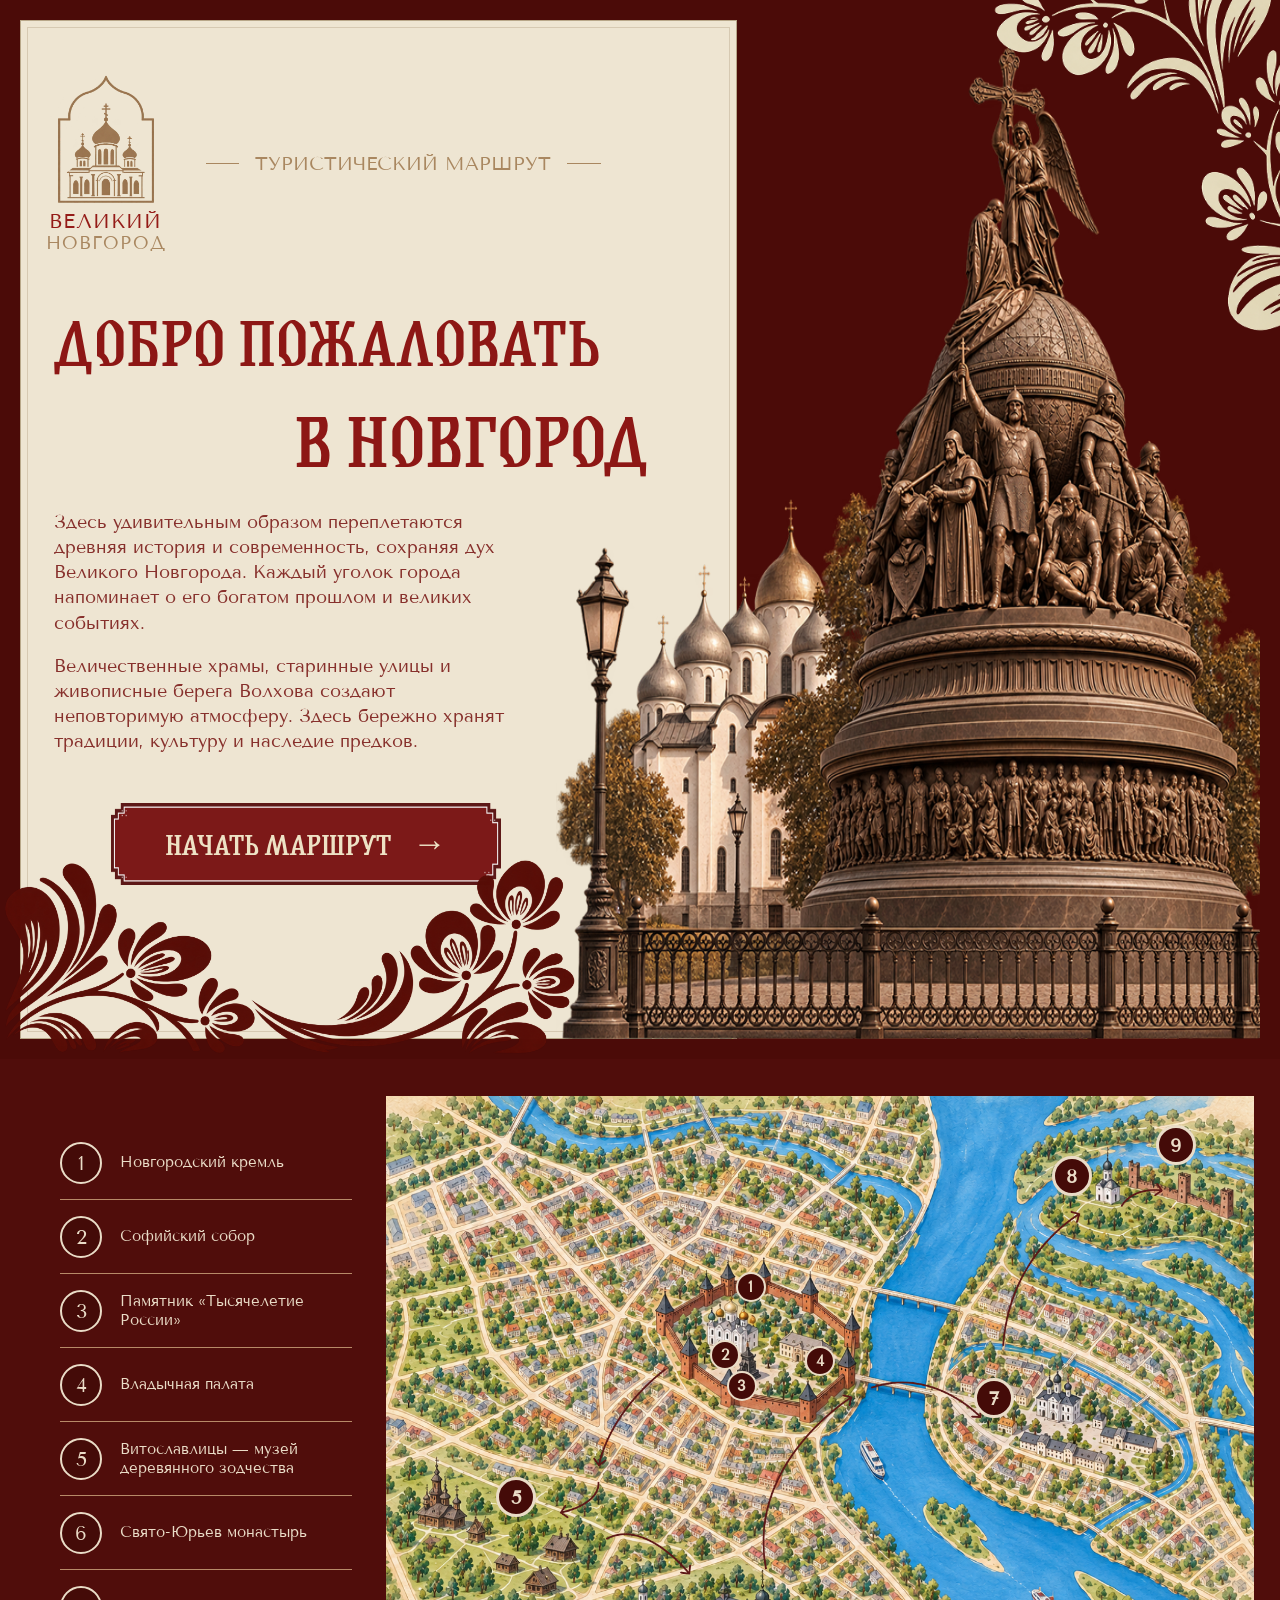
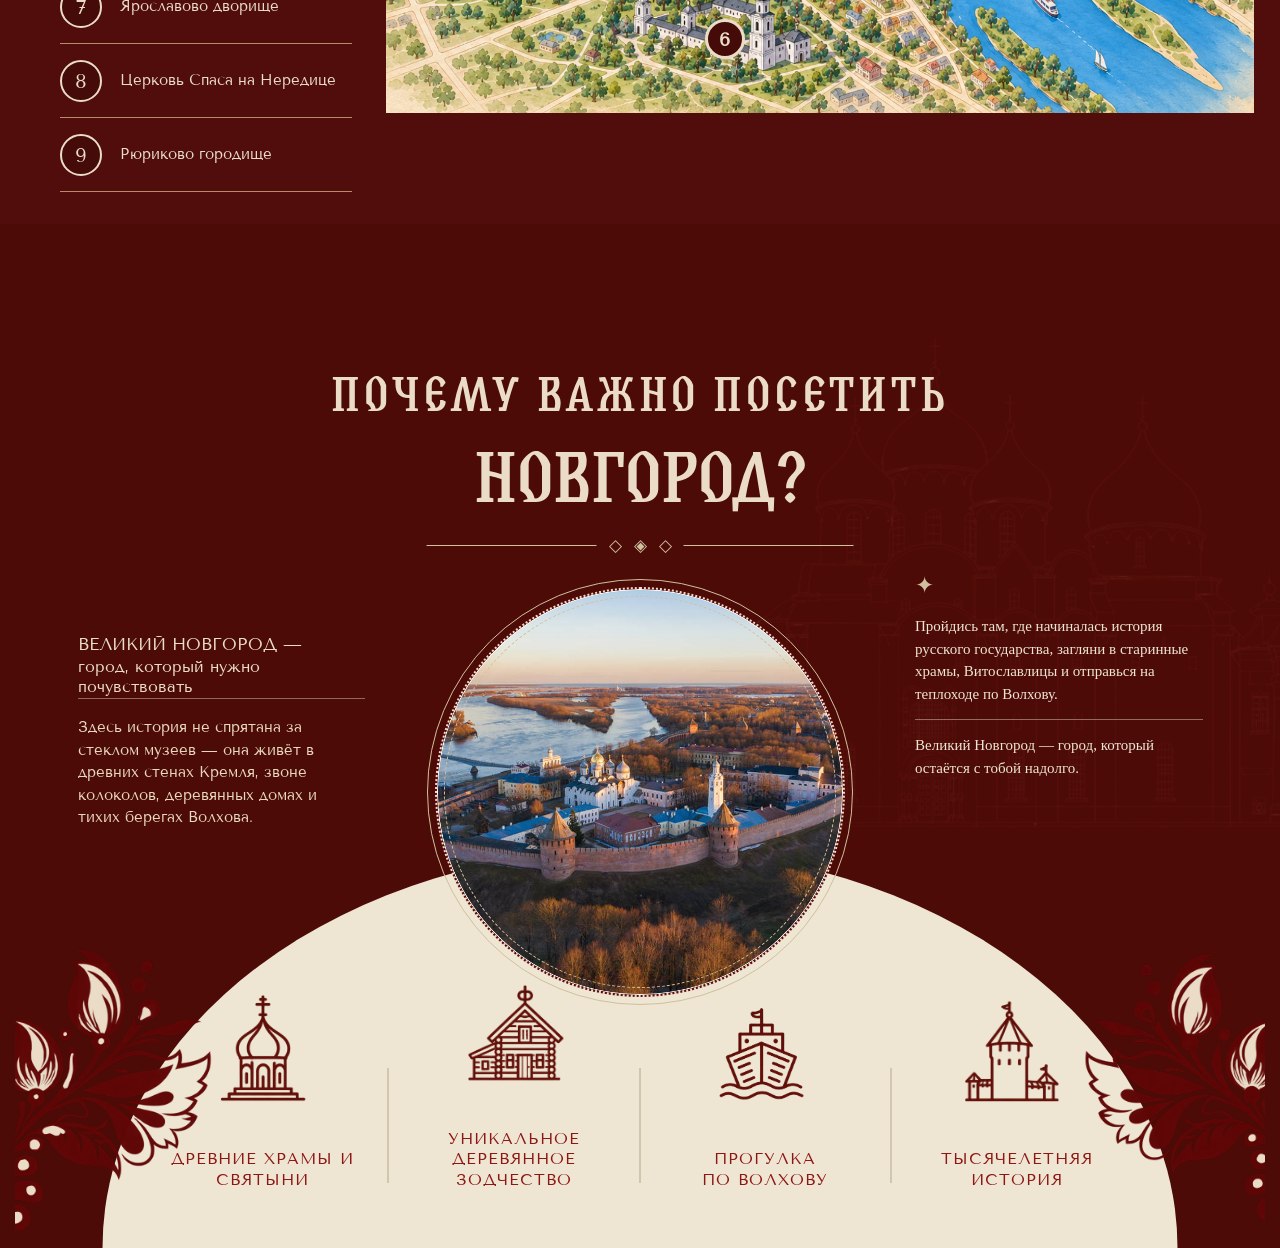
<file: index.html>
<!DOCTYPE html>
<html lang="ru">

<head>
    
<link rel="preconnect" href="https://fonts.googleapis.com">
<link rel="preconnect" href="https://fonts.gstatic.com" crossorigin>
<link href="https://fonts.googleapis.com/css2?family=Tenor+Sans&display=swap" rel="stylesheet">
    <meta charset="UTF-8">
    <meta name="viewport" content="width=device-width, initial-scale=1.0">

    <title>Великий Новгород</title>

    <link rel="stylesheet" href="style.css">
</head>

<body>
    <nav class="top-menu">
  <a href="#top">ГЛАВНАЯ</a>
  <a href="#route">МАРШРУТ</a>
  <a href="#about">НОВГОРОД</a>
</nav>

    <main>
<section id="top" class="hero">

    <img
        src="images/ornament-top.png"
        class="ornament-top"
        alt=""
    >

    <img
        src="images/ornament-bottom.png"
        class="ornament-bottom"
        alt=""
    >

    <div class="hero-content">

       
<div class="hero-brand-row">
    
<div class="hero-logo-group">
    <img src="images/logotipverx.png"
         class="hero-logo"
         alt="">

    <div class="hero-brand-name">
        <span>ВЕЛИКИЙ</span>
        <span>НОВГОРОД</span>
    </div>
</div>


    <div class="hero-subtitle">
        <span class="hero-subtitle-line"></span>
        <span class="hero-subtitle-text">ТУРИСТИЧЕСКИЙ МАРШРУТ</span>
        <span class="hero-subtitle-line"></span>
    </div>
</div>


<!-- ГЛАВНЫЙ ЗАГОЛОВОК -->


        <!-- ГЛАВНЫЙ ЗАГОЛОВОК -->
        <h1>
            ДОБРО ПОЖАЛОВАТЬ
            <span>В НОВГОРОД</span>
        </h1>

        <!-- ОПИСАНИЕ -->
        <p class="description">
            Здесь удивительным образом переплетаются древняя история
            и современность, сохраняя дух Великого Новгорода.
            Каждый уголок города напоминает о его богатом прошлом
            и великих событиях.
        </p>

        <p class="description">
            Величественные храмы, старинные улицы и живописные
            берега Волхова создают неповторимую атмосферу.
            Здесь бережно хранят традиции, культуру и наследие предков.
        </p>

        <!-- КНОПКА -->
       
<a href="#route" class="route-button">
    <span class="route-button-text">НАЧАТЬ МАРШРУТ</span>
    <span class="route-button-arrow">→</span>
</a>


    </div>

    <!-- ПАМЯТНИК -->
    <div class="hero-image">
        <img
            src="images/monument..png"
            alt="Памятник Тысячелетие России"
        >
    </div>
</section>
<section class="route" id="route">
    <div class="route-layout">

        <!-- Левая панель со списком -->
        <aside class="route-legend">
            <div class="route-legend-content">
                <a href="pages/kremlin.html" class="legend-item">
                    <span class="legend-number">1</span>
                    <span class="legend-name">Новгородский кремль</span>
                </a>

                <a href="pages/sofia.html" class="legend-item">
                    <span class="legend-number">2</span>
                    <span class="legend-name">Софийский собор</span>
                </a>

                <a href="pages/tysacheletie.html" class="legend-item">
                    <span class="legend-number">3</span>
                    <span class="legend-name">Памятник «Тысячелетие России»</span>
                </a>

                <a href="pages/granovitaya.html" class="legend-item">
                    <span class="legend-number">4</span>
                    <span class="legend-name">Владычная палата</span>
                </a>

                <a href="pages/vitoslavlitsy.html" class="legend-item">
                    <span class="legend-number">5</span>
                    <span class="legend-name">Витославлицы — музей деревянного зодчества</span>
                </a>

                <a href="pages/monastyr.html" class="legend-item">
                    <span class="legend-number">6</span>
                    <span class="legend-name">Свято-Юрьев монастырь</span>
                </a>

                <a href="pages/yaroslavovo.html" class="legend-item">
                    <span class="legend-number">7</span>
                    <span class="legend-name">Ярославово дворище</span>
                </a>

                <a href="pages/nereditsa.html" class="legend-item">
                    <span class="legend-number">8</span>
                    <span class="legend-name">Церковь Спаса на Нередице</span>
                </a>

                <a href="pages/ryurikovo.html" class="legend-item">
                    <span class="legend-number">9</span>
                    <span class="legend-name">Рюриково городище</span>
                </a> 
<aside>
            </div>
        </aside>

        <!-- Карта справа -->
        <div class="route-map">
            <img
                src="images/map.png"
                alt="Карта туристического маршрута"
                class="route-map-image"
            >

            <a href="pages/kremlin.html" class="map-point point-kremlin">1</a>
            <a href="pages/sofia.html" class="map-point point-sofia">2</a>
            <a href="pages/tysacheletie.html" class="map-point point-tysacheletie">3</a>
            <a href="pages/granovitaya.html" class="map-point point-palata">4</a>
            <a href="pages/vitoslavlitsy.html" class="map-point point-vitoslavlitsy">5</a>
            <a href="pages/monastyr.html" class="map-point point-monastyr">6</a>
            <a href="pages/yaroslavovo.html" class="map-point point-yaroslavovo">7</a>
            <a href="pages/nereditsa.html" class="map-point point-nereditsa">8</a>
            <a href="pages/ryurikovo.html" class="map-point point-ryurikovo">9</a>
        </div>

    </div>
</section>
</div>
      <!-- =========================
     ТРЕТИЙ ЭКРАН
========================== -->

<section id="about" class="about">

    <div class="about-ornament about-ornament-left"></div>
    <div class="about-ornament about-ornament-right"></div>

    <div class="about-frame">
        
<!-- Декоративные узоры по бокам -->
<div class="about-side-pattern about-side-pattern-left">
    <img src="images/yzor3.png" alt="">
</div>

<div class="about-side-pattern about-side-pattern-right">
    <img src="images/yzor4.png" alt="">
</div>


        <div class="about-title">
            <span>ПОЧЕМУ ВАЖНО ПОСЕТИТЬ</span>
            <strong>НОВГОРОД?</strong>

            <div class="title-decoration">
                <i></i>
                <b>◇</b>
                <b>◈</b>
                <b>◇</b>
                <i></i>
            </div>
        </div>

        <div class="about-main">
            
<div class="about-photo">
    <img src="images/3novgorod.png" alt="Великий Новгород">
</div>


            <div class="about-left">
    <div class="about-ornament">
        <img src="images/yzor2.png" alt="">
    </div>
<h2 class="about-heading">
    <span class="heading-first-line">ВЕЛИКИЙ НОВГОРОД —</span>
    <span class="heading-rest">город, который нужно почувствовать</span>
</h2>
    <div class="about-divider"></div>

    <p class="about-text">
        Здесь история не спрятана за стеклом музеев — она живёт
        в древних стенах Кремля, звоне колоколов, деревянных домах
        и тихих берегах Волхова.
    </p>
</div>

   
            <div class="about-text about-right">
                <div class="star">✦</div>

                <p>
                    Пройдись там, где начиналась
                    история русского государства,
                    загляни в старинные храмы,
                    Витославлицы и отправься на
                    теплоходе по Волхову.
                </p>

                <p>
                    Великий Новгород — город,
                    который остаётся с тобой
                    надолго.
                </p>
            </div>

        </div>
<div class="about-features">

    <div class="feature">
        <img src="images/xram.png" alt="Древние храмы">
        <span>ДРЕВНИЕ ХРАМЫ И<br>СВЯТЫНИ</span>
    </div>

    <div class="feature">
        <img src="images/izba.png" alt="Деревянное зодчество">
        <span>УНИКАЛЬНОЕ<br>ДЕРЕВЯННОЕ ЗОДЧЕСТВО</span>
    </div>

    <div class="feature">
        <img src="images/teploxod.png" alt="Прогулка по Волхову">
        <span>ПРОГУЛКА<br>ПО ВОЛХОВУ</span>
    </div>

    <div class="feature">
        <img src="images/stena.png" alt="Тысячелетняя история">
        <span>ТЫСЯЧЕЛЕТНЯЯ<br>ИСТОРИЯ</span>
    </div>

</div>
    </div>

</section>

<!-- МОБИЛЬНАЯ ВЕРСИЯ -->
<section class="mobile-version">

    <div class="mobile-cover">
        <img src="images/1-mob.png" alt="Добро пожаловать в Новгород">
    </div>
<a href="#route" class="mobile-start-button">
    <span>НАЧАТЬ МАРШРУТ</span>
    <span class="mobile-start-arrow">→</span>
</a>
    <div class="mobile-intro">
        <img src="images/3-mob.png" alt="Великий Новгород">
    </div>
<!-- МОБИЛЬНЫЙ ЭКРАН МАРШРУТА -->
<div class="mobile-map-screen">

    <!-- Карта с кликабельными цифрами -->
    <div class="mobile-map">
        <img src="images/map.png" alt="Карта Великого Новгорода">

        <a href="pages/kremlin.html" class="mobile-map-point point-kremlin">1</a>
        <a href="pages/sofia.html" class="mobile-map-point point-sofia">2</a>
        <a href="pages/tysacheletie.html" class="mobile-map-point point-tysacheletie">3</a>
        <a href="pages/granovitaya.html" class="mobile-map-point point-palata">4</a>
        <a href="pages/vitoslavlitsy.html" class="mobile-map-point point-vitoslavlitsy">5</a>
        <a href="pages/monastyr.html" class="mobile-map-point point-monastyr">6</a>
        <a href="pages/yaroslavovo.html" class="mobile-map-point point-yaroslavovo">7</a>
        <a href="pages/nereditsa.html" class="mobile-map-point point-nereditsa">8</a>
        <a href="pages/ryurikovo.html" class="mobile-map-point point-ryurikovo">9</a>
    </div>

    <!-- Список достопримечательностей -->
    <div class="mobile-map-legend">

        <a href="pages/kremlin.html" class="mobile-map-legend-item">
            <span>1</span> Новгородский кремль
        </a>

        <a href="pages/sofia.html" class="mobile-map-legend-item">
            <span>2</span> Софийский собор
        </a>

        <a href="pages/tysacheletie.html" class="mobile-map-legend-item">
            <span>3</span> Памятник «Тысячелетие России»
        </a>

        <a href="pages/granovitaya.html" class="mobile-map-legend-item">
            <span>4</span> Владычная палата
        </a>

        <a href="pages/vitoslavlitsy.html" class="mobile-map-legend-item">
            <span>5</span> Витославлицы — музей деревянного зодчества
        </a>

        <a href="pages/monastyr.html" class="mobile-map-legend-item">
            <span>6</span> Свято-Юрьев монастырь
        </a>

        <a href="pages/yaroslavovo.html" class="mobile-map-legend-item">
            <span>7</span> Ярославово дворище
        </a>

        <a href="pages/nereditsa.html" class="mobile-map-legend-item">
            <span>8</span> Церковь Спаса на Нередице
        </a>

        <a href="pages/ryurikovo.html" class="mobile-map-legend-item">
            <span>9</span> Рюриково городище
        </a>

    </div>
</div>

</section>
<div class="mobile-route">
    <h2 class="mobile-route-title">ТУРИСТИЧЕСКИЙ МАРШРУТ</h2>

    <div class="mobile-route-list">
</div>
</file>
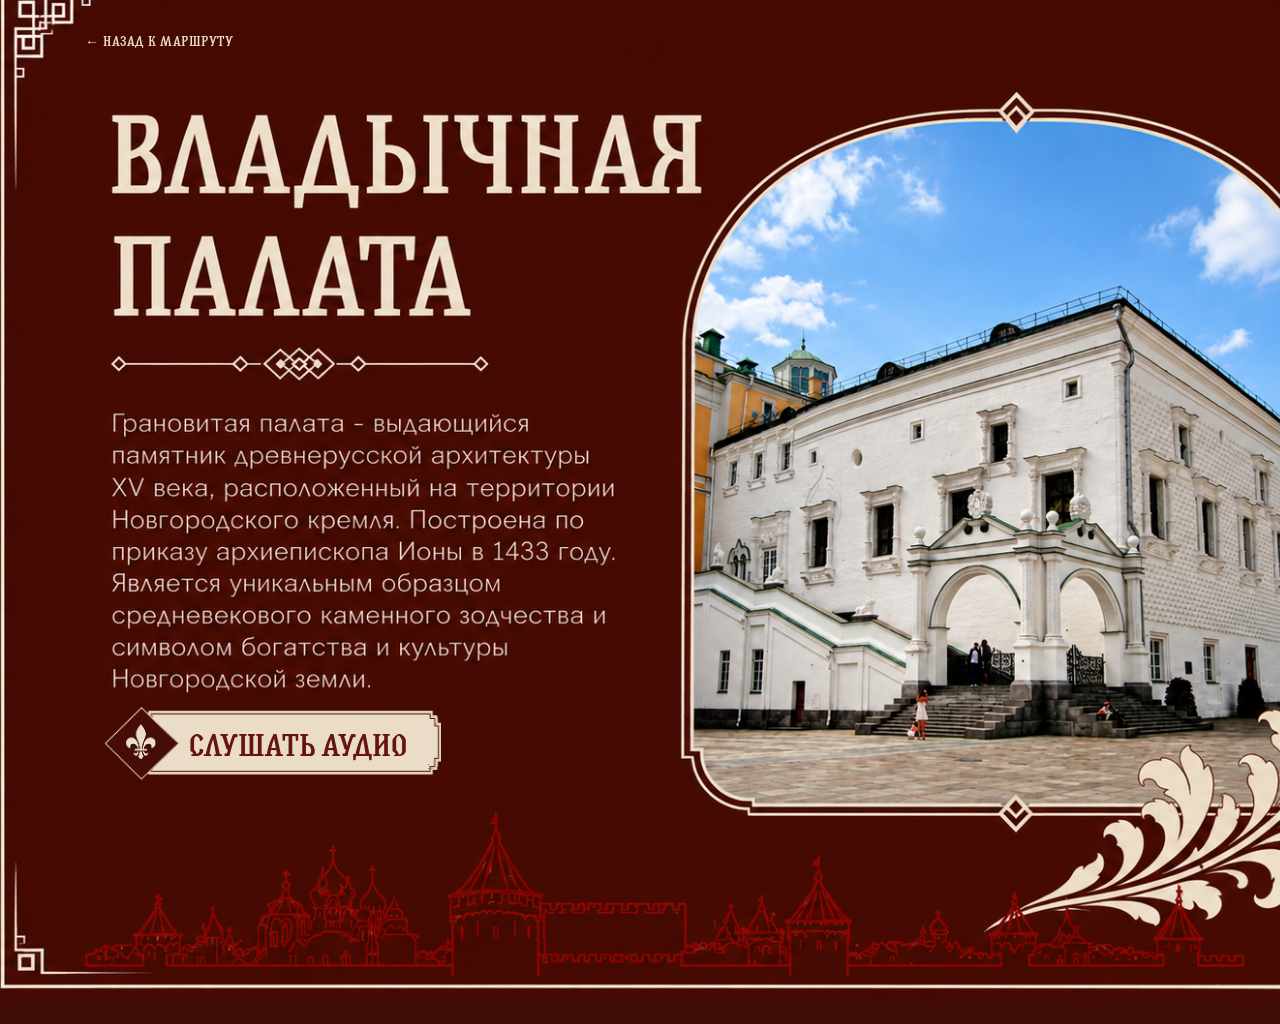
<file: pages/granovitaya.html>
<!DOCTYPE html>
<html lang="ru">
<head>
  <meta charset="UTF-8">
  <meta name="viewport" content="width=device-width, initial-scale=1.0">
  <title>Грановитая палата</title>
  <link rel="stylesheet" href="../style.css">
</head>

<body class="frame-page granovitaya-page">

  <!-- Десктопная версия -->
  <main class="frame-container granovitaya-desktop">
    <a href="../index.html#route" class="back-to-route">
      ← НАЗАД К МАРШРУТУ
    </a>

    <img
      class="frame-image"
      src="../images/granovitaya.png"
      alt="Грановитая палата в Великом Новгороде"
    >

    <button class="audio-button" id="audioButton" type="button"
      aria-label="Слушать аудио">
      <img src="../images/knopka.png" alt="">
    </button>
  </main>

  <!-- Мобильная версия -->
  <main class="granovitaya-mobile">
    <img
      class="granovitaya-mobile-poster"
      src="../images/palata-mob.png"
      alt="Грановитая палата"
    >

    <div class="granovitaya-mobile-controls">
      <button
        class="granovitaya-mobile-audio"
        id="mobileAudioButton"
        type="button"
      >
        <img src="../images/knopka.png" alt="">
        <span id="mobileAudioLabel">СЛУШАТЬ АУДИО</span>
      </button>

      <a href="../index.html#route" class="granovitaya-mobile-back">
        ← НАЗАД К МАРШРУТУ
      </a>
    </div>
  </main>

  <!-- Общий аудиофайл -->
  <audio id="placeAudio" preload="none">
    <source src="../audio/palata.mp3" type="audio/mpeg">
  </audio>

  <script>
    const placeAudio = document.getElementById("placeAudio");
    const audioButton = document.getElementById("audioButton");
    const mobileAudioButton =
      document.getElementById("mobileAudioButton");
    const mobileAudioLabel =
      document.getElementById("mobileAudioLabel");

    async function toggleAudio() {
      if (placeAudio.paused) {
        try {
          await placeAudio.play();
        } catch (error) {
          console.error("Не удалось воспроизвести аудио:", error);
        }
      } else {
        placeAudio.pause();
      }
    }

    audioButton.addEventListener("click", toggleAudio);
    mobileAudioButton.addEventListener("click", toggleAudio);

    function updateAudioButtons() {
      const playing = !placeAudio.paused;

      audioButton.classList.toggle("is-playing", playing);
      mobileAudioButton.classList.toggle("is-playing", playing);

      mobileAudioLabel.textContent =
        playing ? "ПАУЗА" : "СЛУШАТЬ АУДИО";
    }

    placeAudio.addEventListener("play", updateAudioButtons);
    placeAudio.addEventListener("pause", updateAudioButtons);
    placeAudio.addEventListener("ended", updateAudioButtons);
  </script>

</body>
</html>
</file>
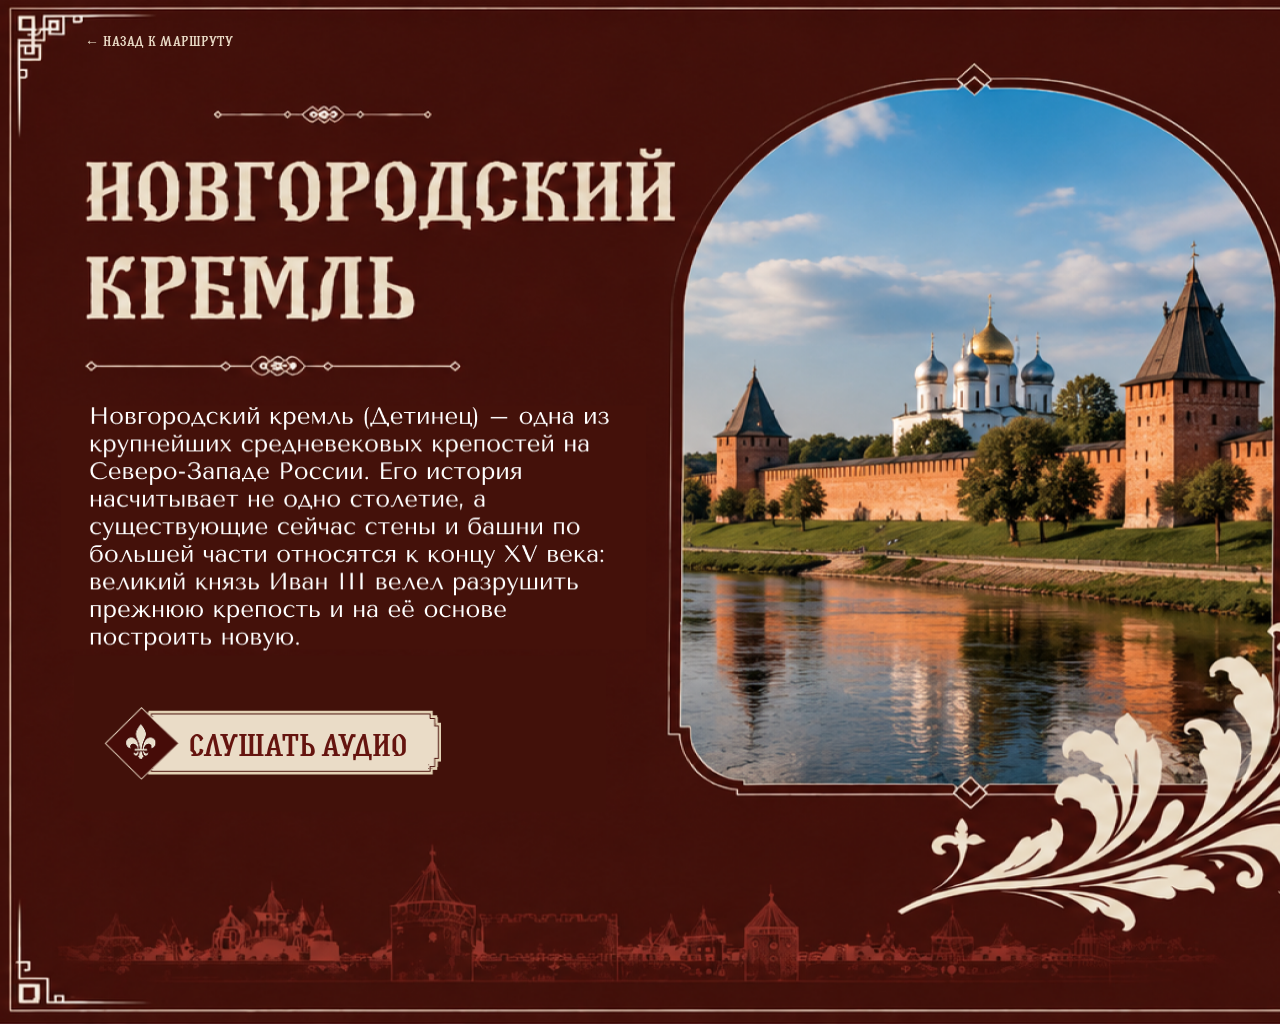
<file: pages/kremlin.html>
<!DOCTYPE html>
<html lang="ru">
<head>
  <meta charset="UTF-8">
  <meta name="viewport" content="width=device-width, initial-scale=1.0">
  <title>Новгородский кремль</title>
  <link rel="stylesheet" href="../style.css">
</head>

<body class="frame-page kremlin-page">

  <main class="frame-container">
    <a href="../index.html#route" class="back-to-route">
      ← НАЗАД К МАРШРУТУ
    </a>

    <img
      class="frame-image"
      src="../images/kremlin.png"
      alt="Новгородский кремль"
    >

    <button
      class="audio-button"
      id="audioButton"
      type="button"
      aria-label="Слушать аудио"
    >
      <img src="../images/knopka.png" alt="">
    </button>
  </main>

  <!-- Мобильная версия -->
  <img
    src="../images/kremlin-mob.png"
    alt="Новгородский кремль"
    class="mobile-place-poster"
  >

  <div class="kremlin-mobile-controls">
    <button
      class="kremlin-audio-button"
      id="mobileKremlinAudioButton"
      type="button"
    >
      <img src="../images/knopka.png" alt="">
      <span id="mobileAudioLabel">СЛУШАТЬ АУДИО</span>
    </button>

    <a href="../index.html#route" class="kremlin-back-button">
      ← НАЗАД К МАРШРУТУ
    </a>
  </div>

  <!-- Один аудиоплеер для обеих кнопок -->
  <audio id="placeAudio" preload="auto">
    <source src="../audio/kremlin.mp3" type="audio/mpeg">
  </audio>

  <script>
    document.addEventListener("DOMContentLoaded", () => {
      const audio = document.getElementById("placeAudio");
      const desktopButton = document.getElementById("audioButton");
      const mobileButton = document.getElementById("mobileKremlinAudioButton");
      const mobileLabel = document.getElementById("mobileAudioLabel");

      async function toggleAudio() {
        if (audio.paused) {
          try {
            await audio.play();
            mobileLabel.textContent = "ПАУЗА";
          } catch (error) {
            console.error("Ошибка воспроизведения:", error);
            mobileLabel.textContent = "ОШИБКА АУДИО";
          }
        } else {
          audio.pause();
          mobileLabel.textContent = "СЛУШАТЬ АУДИО";
        }
      }

      desktopButton?.addEventListener("click", toggleAudio);
      mobileButton?.addEventListener("click", toggleAudio);

      audio.addEventListener("ended", () => {
        mobileLabel.textContent = "СЛУШАТЬ АУДИО";
      });

      audio.addEventListener("error", () => {
        console.error("Не удалось загрузить ../audio/kremlin.mp3");
      });
    });
  </script>

</body>
</html>
</file>
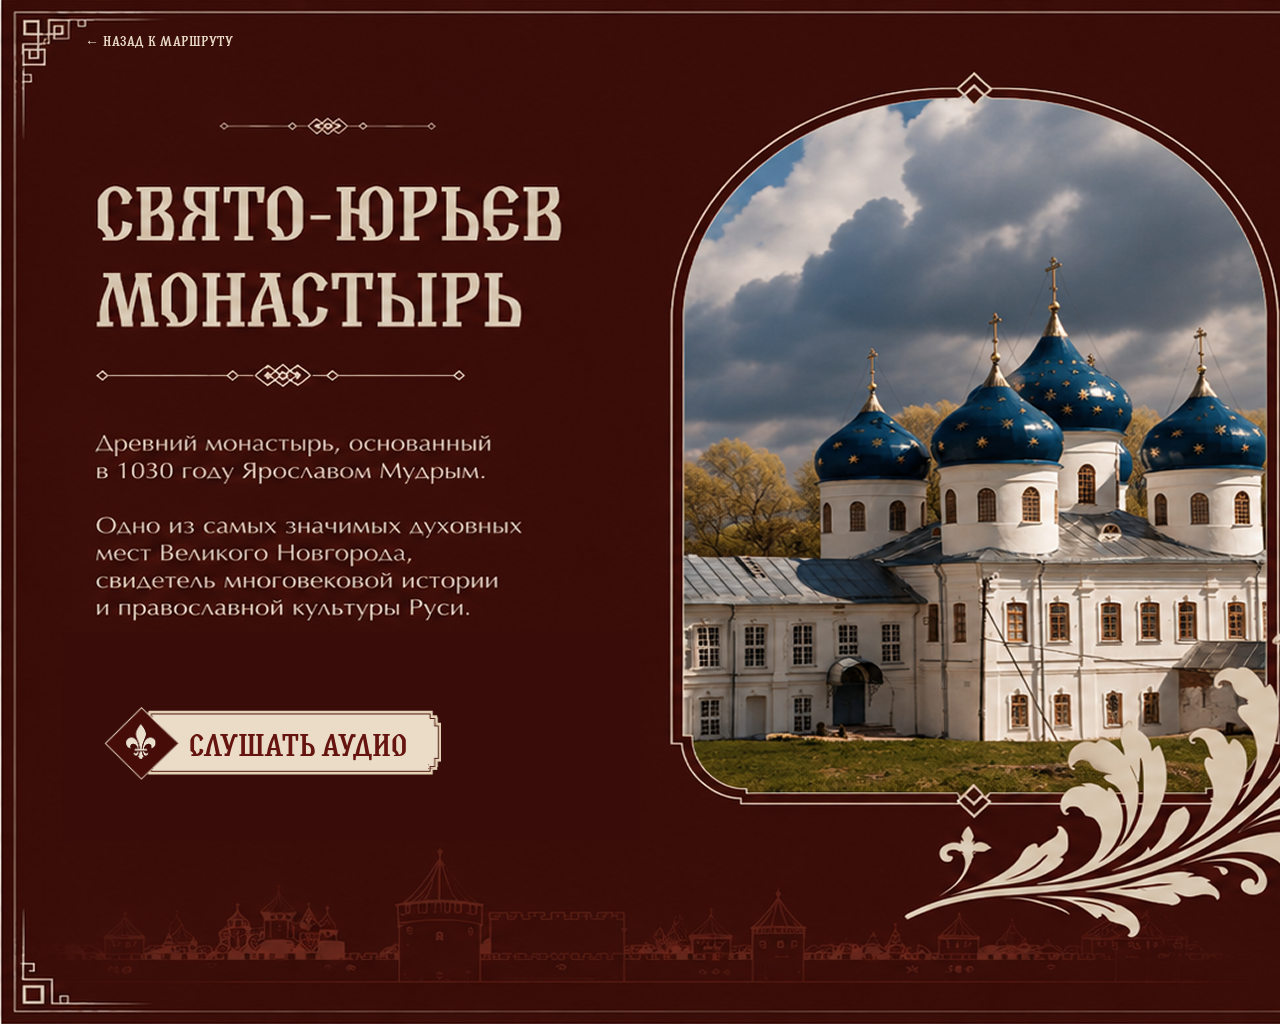
<file: pages/monastyr.html>
<!DOCTYPE html>
<html lang="ru">
<head>
  <meta charset="UTF-8">
  <meta name="viewport" content="width=device-width, initial-scale=1.0">
  <title>Свято-Юрьев монастырь</title>
  <link rel="stylesheet" href="../style.css">
</head>

<body class="frame-page monastyr-page">

  <!-- Десктопная версия -->
  <main class="frame-container monastyr-desktop">
    <a href="../index.html#route" class="back-to-route">
      ← НАЗАД К МАРШРУТУ
    </a>

    <img
      class="frame-image"
      src="../images/monastyr.png"
      alt="Свято-Юрьев монастырь"
    >

    <button class="audio-button" id="audioButton" type="button"
      aria-label="Слушать аудио">
      <img src="../images/knopka.png" alt="">
    </button>
  </main>

  <!-- Мобильная версия -->
  <main class="monastyr-mobile">
    <img
      class="monastyr-mobile-poster"
      src="../images/monastyr-mob.png"
      alt="Свято-Юрьев монастырь в Великом Новгороде"
    >

    <div class="monastyr-mobile-controls">
      <button
        class="monastyr-mobile-audio"
        id="mobileAudioButton"
        type="button"
      >
        <img src="../images/knopka.png" alt="">
        <span id="mobileAudioLabel">СЛУШАТЬ АУДИО</span>
      </button>

      <a href="../index.html#route" class="monastyr-mobile-back">
        ← НАЗАД К МАРШРУТУ
      </a>
    </div>
  </main>

  <!-- Общий аудиофайл -->
  <audio id="placeAudio" preload="none">
    <source src="../audio/monastyr.mp3" type="audio/mpeg">
  </audio>

  <script>
    const placeAudio = document.getElementById("placeAudio");
    const audioButton = document.getElementById("audioButton");
    const mobileAudioButton =
      document.getElementById("mobileAudioButton");
    const mobileAudioLabel =
      document.getElementById("mobileAudioLabel");

    async function toggleAudio() {
      if (placeAudio.paused) {
        try {
          await placeAudio.play();
        } catch (error) {
          console.error("Не удалось воспроизвести аудио:", error);
        }
      } else {
        placeAudio.pause();
      }
    }

    audioButton.addEventListener("click", toggleAudio);
    mobileAudioButton.addEventListener("click", toggleAudio);

    function updateAudioButtons() {
      const playing = !placeAudio.paused;

      audioButton.classList.toggle("is-playing", playing);
      mobileAudioButton.classList.toggle("is-playing", playing);

      mobileAudioLabel.textContent =
        playing ? "ПАУЗА" : "СЛУШАТЬ АУДИО";
    }

    placeAudio.addEventListener("play", updateAudioButtons);
    placeAudio.addEventListener("pause", updateAudioButtons);
    placeAudio.addEventListener("ended", updateAudioButtons);
  </script>

</body>
</html>
</file>
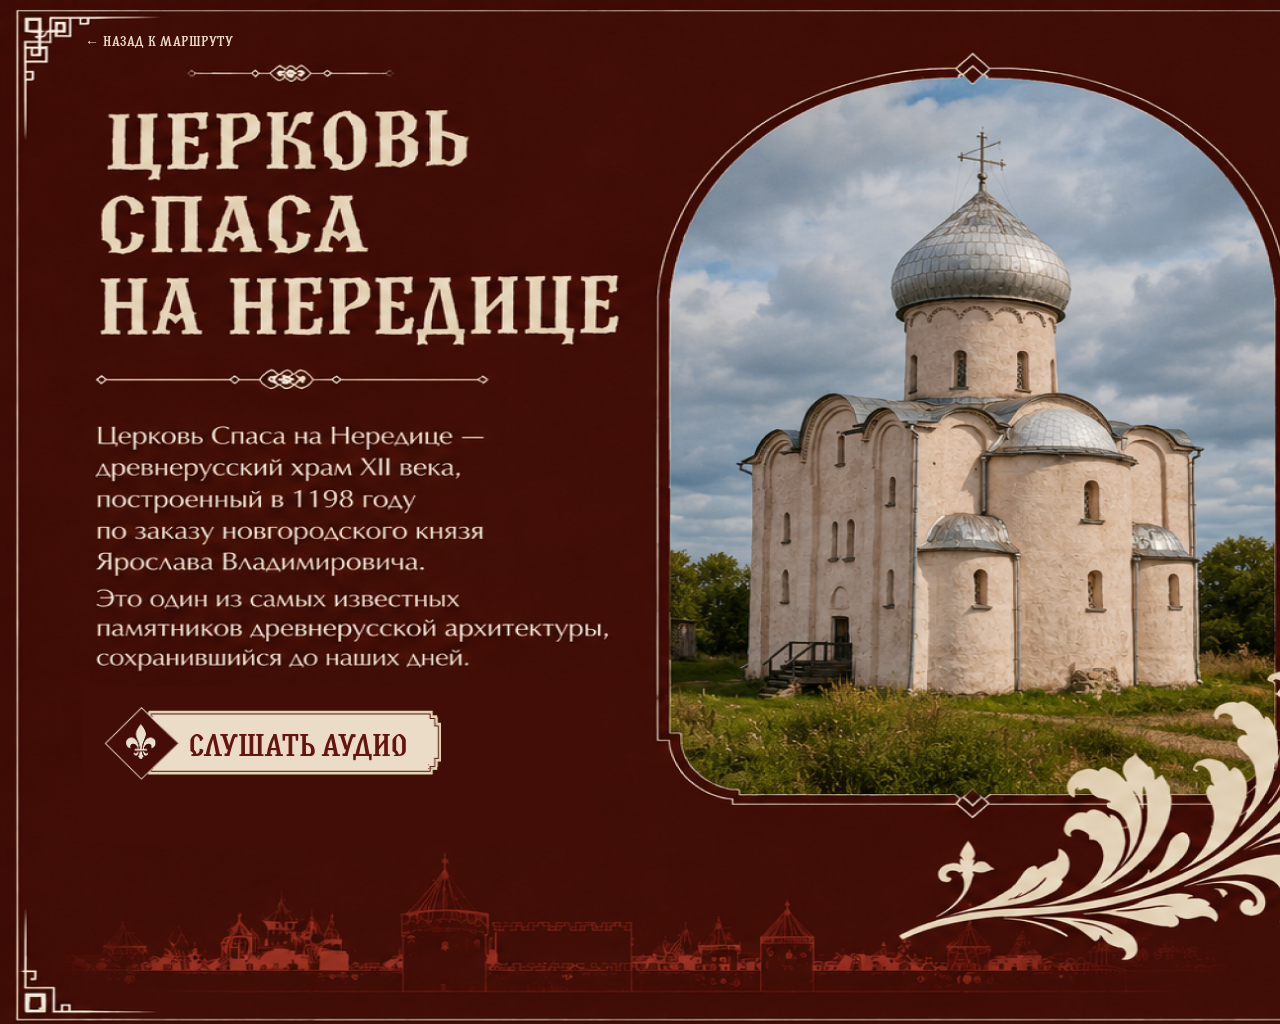
<file: pages/nereditsa.html>
<!DOCTYPE html>
<html lang="ru">
<head>
  <meta charset="UTF-8">
  <meta name="viewport" content="width=device-width, initial-scale=1.0">
  <title>Церковь Спаса на Нередице</title>
  <link rel="stylesheet" href="../style.css">
</head>

<body class="frame-page nereditsa-page">

  <!-- Десктопная версия -->
  <main class="frame-container nereditsa-desktop">
    <a href="../index.html#route" class="back-to-route">
      ← НАЗАД К МАРШРУТУ
    </a>

    <img
      class="frame-image"
      src="../images/nereditsa.png"
      alt="Церковь Спаса на Нередице"
    >

    <button class="audio-button" id="audioButton" type="button"
      aria-label="Слушать аудио">
      <img src="../images/knopka.png" alt="">
    </button>
  </main>

  <!-- Мобильная версия -->
  <main class="nereditsa-mobile">
    <img
      class="nereditsa-mobile-poster"
      src="../images/nereditsa-mob.png"
      alt="Церковь Спаса на Нередице в Великом Новгороде"
    >

    <div class="nereditsa-mobile-controls">
      <button
        class="nereditsa-mobile-audio"
        id="mobileAudioButton"
        type="button"
      >
        <img src="../images/knopka.png" alt="">
        <span id="mobileAudioLabel">СЛУШАТЬ АУДИО</span>
      </button>

      <a href="../index.html#route" class="nereditsa-mobile-back">
        ← НАЗАД К МАРШРУТУ
      </a>
    </div>
  </main>

  <!-- Общий аудиофайл -->
  <audio id="placeAudio" preload="none">
    <source src="../audio/nereditsa.mp3" type="audio/mpeg">
  </audio>

  <script>
    const placeAudio = document.getElementById("placeAudio");
    const audioButton = document.getElementById("audioButton");
    const mobileAudioButton =
      document.getElementById("mobileAudioButton");
    const mobileAudioLabel =
      document.getElementById("mobileAudioLabel");

    async function toggleAudio() {
      if (placeAudio.paused) {
        try {
          await placeAudio.play();
        } catch (error) {
          console.error("Не удалось воспроизвести аудио:", error);
        }
      } else {
        placeAudio.pause();
      }
    }

    audioButton.addEventListener("click", toggleAudio);
    mobileAudioButton.addEventListener("click", toggleAudio);

    function updateAudioButtons() {
      const playing = !placeAudio.paused;

      audioButton.classList.toggle("is-playing", playing);
      mobileAudioButton.classList.toggle("is-playing", playing);

      mobileAudioLabel.textContent =
        playing ? "ПАУЗА" : "СЛУШАТЬ АУДИО";
    }

    placeAudio.addEventListener("play", updateAudioButtons);
    placeAudio.addEventListener("pause", updateAudioButtons);
    placeAudio.addEventListener("ended", updateAudioButtons);
  </script>

</body>
</html>
</file>
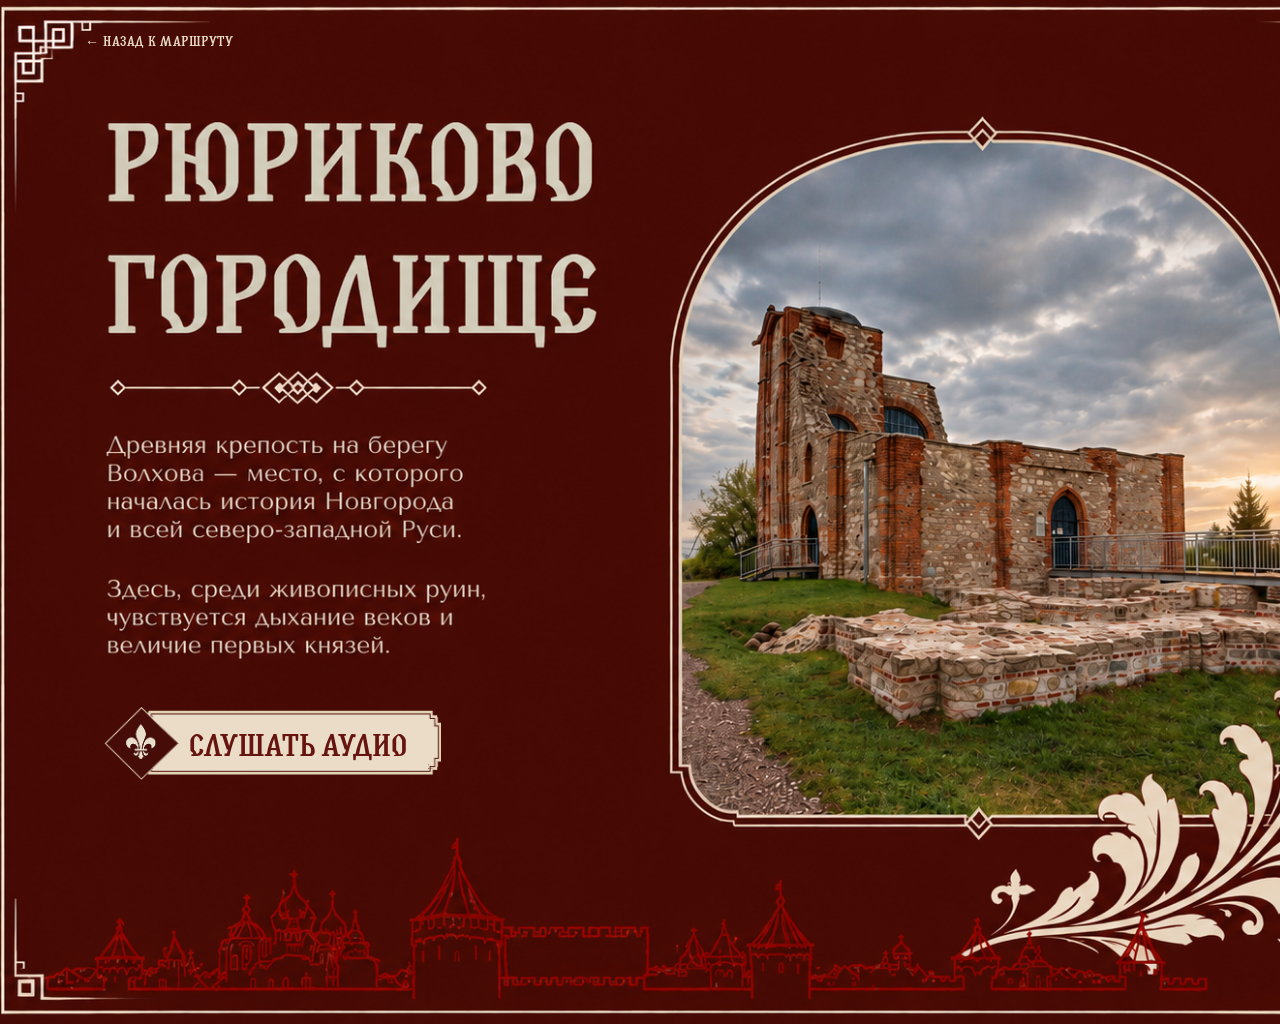
<file: pages/ryurikovo.html>
<!DOCTYPE html>
<html lang="ru">
<head>
  <meta charset="UTF-8">
  <meta name="viewport" content="width=device-width, initial-scale=1.0">
  <title>Рюриково городище</title>
  <link rel="stylesheet" href="../style.css">
</head>

<body class="frame-page ryurikovo-page">

  <!-- Десктопная версия -->
  <main class="frame-container ryurikovo-desktop">
    <a href="../index.html#route" class="back-to-route">
      ← НАЗАД К МАРШРУТУ
    </a>

    <img
      class="frame-image"
      src="../images/ryurikovo.png"
      alt="Рюриково городище"
    >

    <button class="audio-button" id="audioButton" type="button"
      aria-label="Слушать аудио">
      <img src="../images/knopka.png" alt="">
    </button>
  </main>

  <!-- Мобильная версия -->
  <main class="ryurikovo-mobile">
    <img
      class="ryurikovo-mobile-poster"
      src="../images/ryurikovo-mob.png"
      alt="Рюриково городище в Великом Новгороде"
    >

    <div class="ryurikovo-mobile-controls">
      <button
        class="ryurikovo-mobile-audio"
        id="mobileAudioButton"
        type="button"
      >
        <img src="../images/knopka.png" alt="">
        <span id="mobileAudioLabel">СЛУШАТЬ АУДИО</span>
      </button>

      <a href="../index.html#route" class="ryurikovo-mobile-back">
        ← НАЗАД К МАРШРУТУ
      </a>
    </div>
  </main>

  <!-- Общий аудиофайл -->
  <audio id="placeAudio" preload="none">
    <source src="../audio/ryurikovo.mp3" type="audio/mpeg">
  </audio>

  <script>
    const placeAudio = document.getElementById("placeAudio");
    const audioButton = document.getElementById("audioButton");
    const mobileAudioButton =
      document.getElementById("mobileAudioButton");
    const mobileAudioLabel =
      document.getElementById("mobileAudioLabel");

    async function toggleAudio() {
      if (placeAudio.paused) {
        try {
          await placeAudio.play();
        } catch (error) {
          console.error("Не удалось воспроизвести аудио:", error);
        }
      } else {
        placeAudio.pause();
      }
    }

    audioButton.addEventListener("click", toggleAudio);
    mobileAudioButton.addEventListener("click", toggleAudio);

    function updateAudioButtons() {
      const playing = !placeAudio.paused;

      audioButton.classList.toggle("is-playing", playing);
      mobileAudioButton.classList.toggle("is-playing", playing);

      mobileAudioLabel.textContent =
        playing ? "ПАУЗА" : "СЛУШАТЬ АУДИО";
    }

    placeAudio.addEventListener("play", updateAudioButtons);
    placeAudio.addEventListener("pause", updateAudioButtons);
    placeAudio.addEventListener("ended", updateAudioButtons);
  </script>

</body>
</html>
</file>
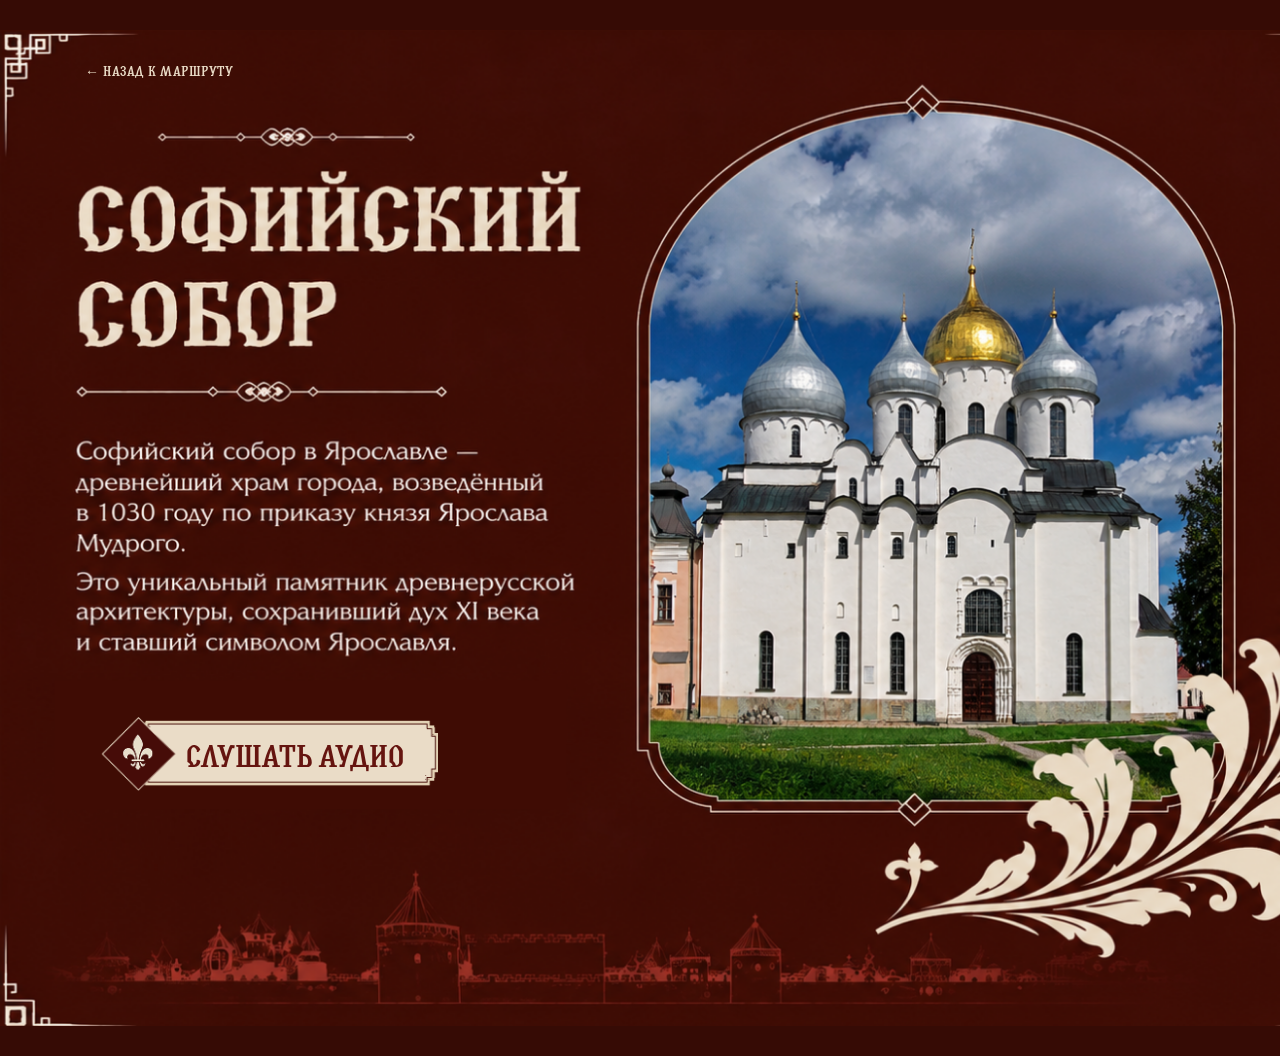
<file: pages/sofia.html>
<!DOCTYPE html>
<html lang="ru">
<head>
  <meta charset="UTF-8">
  <meta name="viewport" content="width=device-width, initial-scale=1.0">
  <title>Софийский собор</title>
  <link rel="stylesheet" href="../style.css">
</head>

<body class="frame-page sofia-page">

  <!-- Десктопная версия -->
  <main class="frame-container sofia-desktop">
    <a href="../index.html#route" class="back-to-route">
      ← НАЗАД К МАРШРУТУ
    </a>

    <img
      class="frame-image"
      src="../images/sofia.png"
      alt="Софийский собор в Великом Новгороде"
    >

    <button class="audio-button" id="audioButton" type="button"
      aria-label="Слушать аудио">
      <img src="../images/knopka.png" alt="">
    </button>
  </main>

  <!-- Мобильная версия -->
  <main class="sofia-mobile">
    <img
      class="sofia-mobile-poster"
      src="../images/sofia-mob.png"
      alt="Софийский собор в Великом Новгороде"
    >

    <div class="sofia-mobile-controls">
      <button
        class="sofia-mobile-audio"
        id="mobileSofiaAudioButton"
        type="button"
      >
        <img src="../images/knopka.png" alt="">
        <span id="mobileSofiaAudioLabel">СЛУШАТЬ АУДИО</span>
      </button>

      <a href="../index.html#route" class="sofia-mobile-back">
        ← НАЗАД К МАРШРУТУ
      </a>
    </div>
  </main>

  <!-- Один аудиофайл для обеих версий -->
  <audio id="placeAudio" preload="none">
    <source src="../audio/sofia.mp3" type="audio/mpeg">
  </audio>

  <script>
    const placeAudio = document.getElementById("placeAudio");
    const audioButton = document.getElementById("audioButton");
    const mobileAudioButton =
      document.getElementById("mobileSofiaAudioButton");
    const mobileAudioLabel =
      document.getElementById("mobileSofiaAudioLabel");

    async function toggleAudio() {
      if (placeAudio.paused) {
        try {
          await placeAudio.play();
        } catch (error) {
          console.error("Не удалось воспроизвести аудио:", error);
        }
      } else {
        placeAudio.pause();
      }
    }

    audioButton.addEventListener("click", toggleAudio);
    mobileAudioButton.addEventListener("click", toggleAudio);

    function updateAudioButtons() {
      const playing = !placeAudio.paused;

      audioButton.classList.toggle("is-playing", playing);
      mobileAudioButton.classList.toggle("is-playing", playing);

      mobileAudioLabel.textContent =
        playing ? "ПАУЗА" : "СЛУШАТЬ АУДИО";
    }

    placeAudio.addEventListener("play", updateAudioButtons);
    placeAudio.addEventListener("pause", updateAudioButtons);
    placeAudio.addEventListener("ended", updateAudioButtons);
  </script>

</body>
</html>
</file>
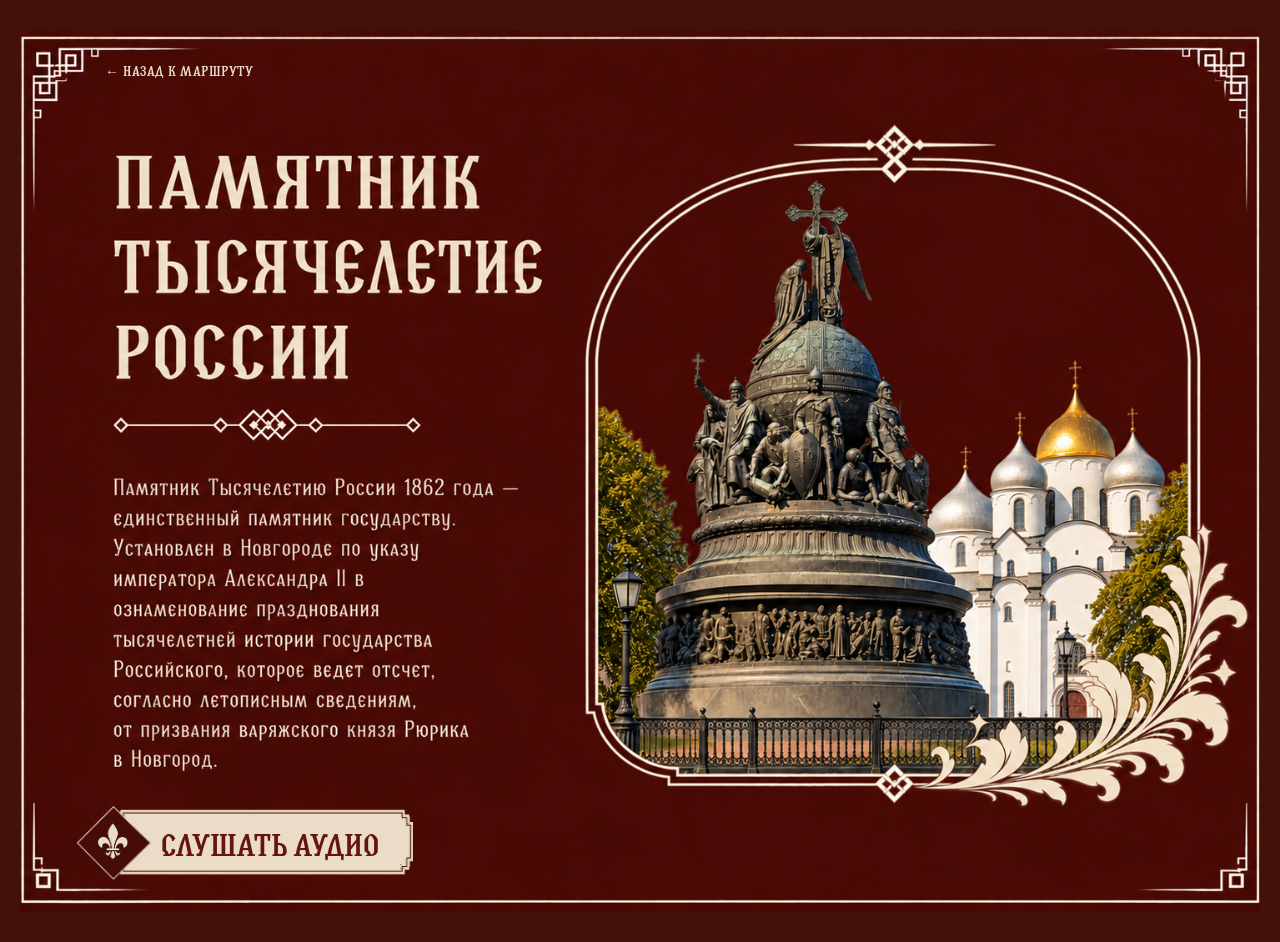
<file: pages/tysacheletie.html>
<!DOCTYPE html>
<html lang="ru">
<head>
  <meta charset="UTF-8">
  <meta name="viewport" content="width=device-width, initial-scale=1.0">
  <title>Тысячелетие России</title>
  <link rel="stylesheet" href="../style.css">
</head>

<body class="frame-page tysacheletie-page">

  <!-- Десктопная версия -->
  <main class="frame-container tysacheletie-desktop">
    <a href="../index.html#route" class="back-to-route">
      ← НАЗАД К МАРШРУТУ
    </a>

    <img
      class="frame-image"
      src="../images/tysacheletie.png"
      alt="Памятник Тысячелетие России"
    >

    <button class="audio-button" id="audioButton" type="button"
      aria-label="Слушать аудио">
      <img src="../images/knopka.png" alt="">
    </button>
  </main>

  <!-- Мобильная версия -->
  <main class="tysacheletie-mobile">
    <img
      class="tysacheletie-mobile-poster"
      src="../images/pamyatnik-mob.png"
      alt="Памятник Тысячелетие России в Великом Новгороде"
    >

    <div class="tysacheletie-mobile-controls">
      <button
        class="tysacheletie-mobile-audio"
        id="mobileAudioButton"
        type="button"
      >
        <img src="../images/knopka.png" alt="">
        <span id="mobileAudioLabel">СЛУШАТЬ АУДИО</span>
      </button>

      <a href="../index.html#route" class="tysacheletie-mobile-back">
        ← НАЗАД К МАРШРУТУ
      </a>
    </div>
  </main>

  <!-- Аудио для обеих версий -->
  <audio id="placeAudio" preload="none">
    <source src="../audio/tysacheletie.mp3" type="audio/mpeg">
  </audio>

  <script>
    const placeAudio = document.getElementById("placeAudio");
    const audioButton = document.getElementById("audioButton");
    const mobileAudioButton =
      document.getElementById("mobileAudioButton");
    const mobileAudioLabel =
      document.getElementById("mobileAudioLabel");

    async function toggleAudio() {
      if (placeAudio.paused) {
        try {
          await placeAudio.play();
        } catch (error) {
          console.error("Не удалось воспроизвести аудио:", error);
        }
      } else {
        placeAudio.pause();
      }
    }

    audioButton.addEventListener("click", toggleAudio);
    mobileAudioButton.addEventListener("click", toggleAudio);

    function updateAudioButtons() {
      const playing = !placeAudio.paused;

      audioButton.classList.toggle("is-playing", playing);
      mobileAudioButton.classList.toggle("is-playing", playing);

      mobileAudioLabel.textContent =
        playing ? "ПАУЗА" : "СЛУШАТЬ АУДИО";
    }

    placeAudio.addEventListener("play", updateAudioButtons);
    placeAudio.addEventListener("pause", updateAudioButtons);
    placeAudio.addEventListener("ended", updateAudioButtons);
  </script>

</body>
</html>
</file>
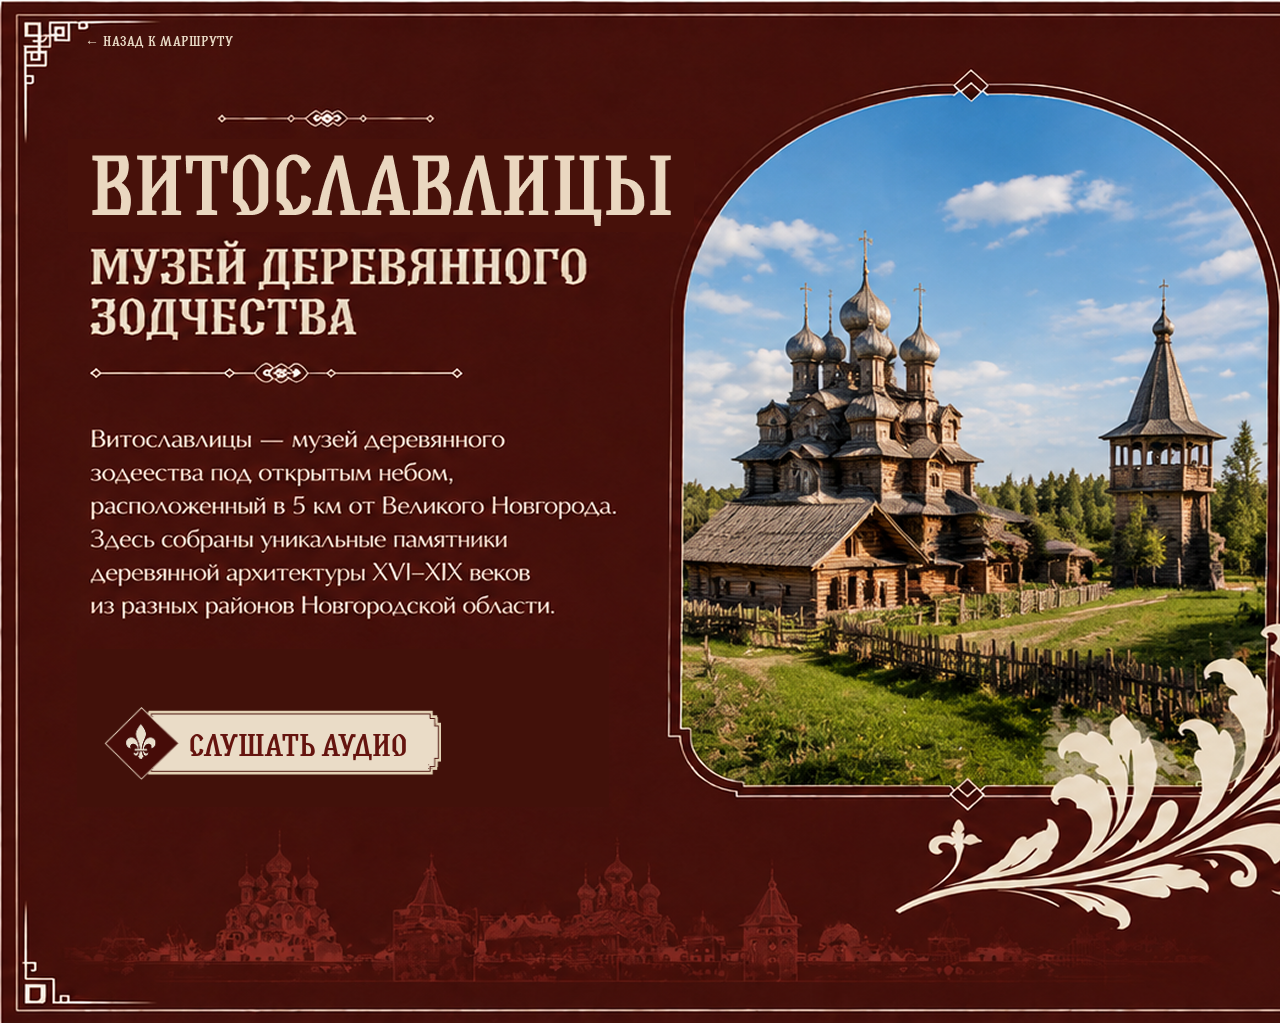
<file: pages/vitoslavlitsy.html>
<!DOCTYPE html>
<html lang="ru">
<head>
  <meta charset="UTF-8">
  <meta name="viewport" content="width=device-width, initial-scale=1.0">
  <title>Витославлицы</title>
  <link rel="stylesheet" href="../style.css">
</head>

<body class="frame-page vitoslavlitsy-page">

  <!-- Десктопная версия -->
  <main class="frame-container vitoslavlitsy-desktop">
    <a href="../index.html#route" class="back-to-route">
      ← НАЗАД К МАРШРУТУ
    </a>

    <img
      class="frame-image"
      src="../images/vitoslavlitsy.png"
      alt="Музей деревянного зодчества Витославлицы"
    >

    <button class="audio-button" id="audioButton" type="button"
      aria-label="Слушать аудио">
      <img src="../images/knopka.png" alt="">
    </button>
  </main>

  <!-- Мобильная версия -->
  <main class="vitoslavlitsy-mobile">
    <img
      class="vitoslavlitsy-mobile-poster"
      src="../images/vitoslavlitsy-mob.png"
      alt="Витославлицы — музей деревянного зодчества"
    >

    <div class="vitoslavlitsy-mobile-controls">
      <button
        class="vitoslavlitsy-mobile-audio"
        id="mobileAudioButton"
        type="button"
      >
        <img src="../images/knopka.png" alt="">
        <span id="mobileAudioLabel">СЛУШАТЬ АУДИО</span>
      </button>

      <a href="../index.html#route" class="vitoslavlitsy-mobile-back">
        ← НАЗАД К МАРШРУТУ
      </a>
    </div>
  </main>

  <!-- Общий аудиофайл -->
  <audio id="placeAudio" preload="none">
    <source src="../audio/vitoslavlitsy.mp3" type="audio/mpeg">
  </audio>

  <script>
    const placeAudio = document.getElementById("placeAudio");
    const audioButton = document.getElementById("audioButton");
    const mobileAudioButton =
      document.getElementById("mobileAudioButton");
    const mobileAudioLabel =
      document.getElementById("mobileAudioLabel");

    async function toggleAudio() {
      if (placeAudio.paused) {
        try {
          await placeAudio.play();
        } catch (error) {
          console.error("Не удалось воспроизвести аудио:", error);
        }
      } else {
        placeAudio.pause();
      }
    }

    audioButton.addEventListener("click", toggleAudio);
    mobileAudioButton.addEventListener("click", toggleAudio);

    function updateAudioButtons() {
      const playing = !placeAudio.paused;

      audioButton.classList.toggle("is-playing", playing);
      mobileAudioButton.classList.toggle("is-playing", playing);

      mobileAudioLabel.textContent =
        playing ? "ПАУЗА" : "СЛУШАТЬ АУДИО";
    }

    placeAudio.addEventListener("play", updateAudioButtons);
    placeAudio.addEventListener("pause", updateAudioButtons);
    placeAudio.addEventListener("ended", updateAudioButtons);
  </script>

</body>
</html>
</file>
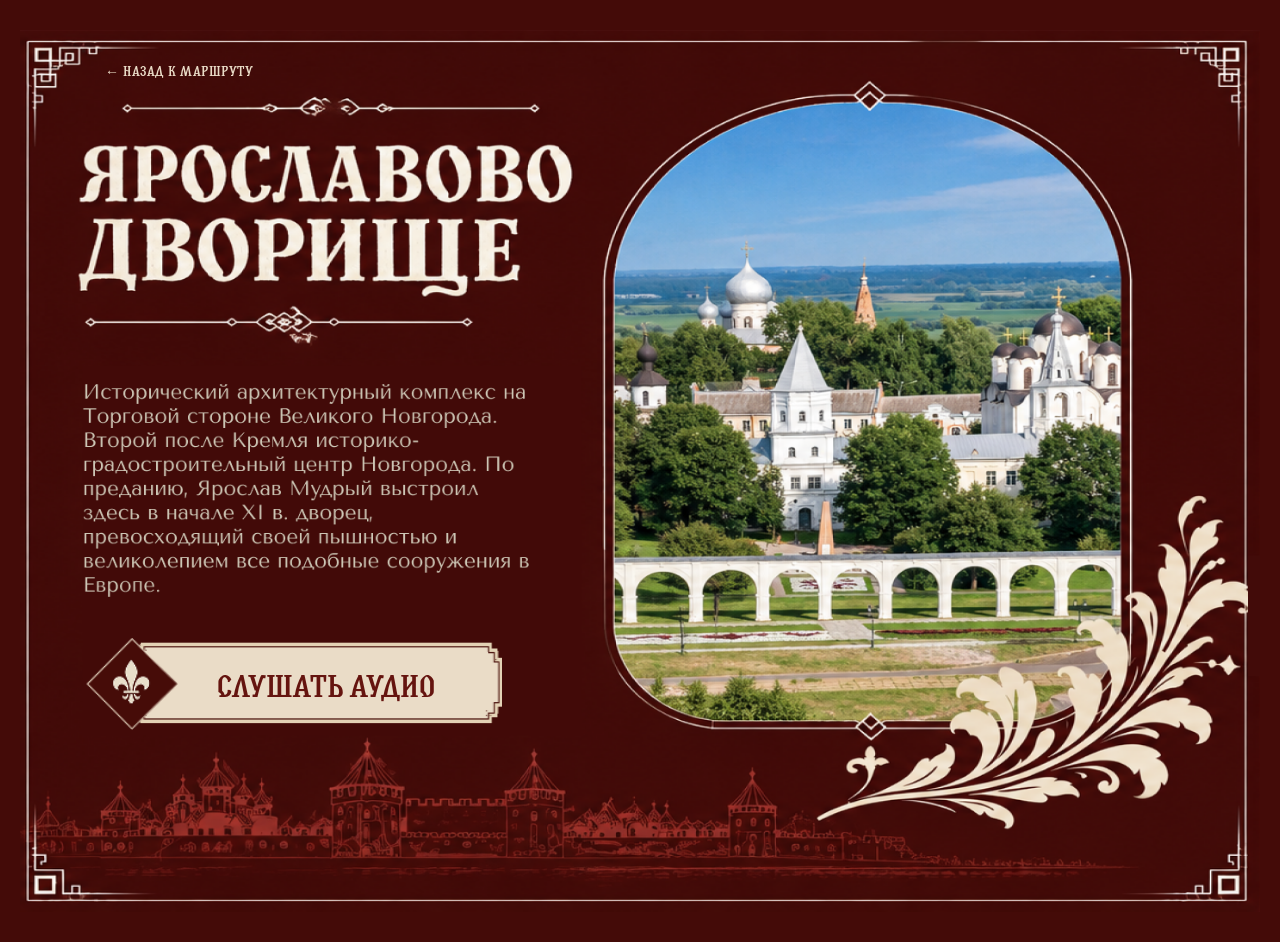
<file: pages/yaroslavovo.html>
<!DOCTYPE html>
<html lang="ru">
<head>
  <meta charset="UTF-8">
  <meta name="viewport" content="width=device-width, initial-scale=1.0">
  <title>Ярославово дворище</title>
  <link rel="stylesheet" href="../style.css">
</head>

<body class="frame-page yaroslavovo-page">

  <!-- Десктопная версия -->
  <main class="frame-container yaroslavovo-desktop">
    <a href="../index.html#route" class="back-to-route">
      ← НАЗАД К МАРШРУТУ
    </a>

    <img
      class="frame-image"
      src="../images/yaroslavovo.png"
      alt="Ярославово дворище в Великом Новгороде"
    >

    <button class="audio-button" id="audioButton" type="button"
      aria-label="Слушать аудио">
      <img src="../images/knopka.png" alt="">
    </button>
  </main>

  <!-- Мобильная версия -->
  <main class="yaroslavovo-mobile">
    <img
      class="yaroslavovo-mobile-poster"
      src="../images/yaroslavovo-mob.png"
      alt="Ярославово дворище"
    >

    <div class="yaroslavovo-mobile-controls">
      <button
        class="yaroslavovo-mobile-audio"
        id="mobileAudioButton"
        type="button"
      >
        <img src="../images/knopka.png" alt="">
        <span id="mobileAudioLabel">СЛУШАТЬ АУДИО</span>
      </button>

      <a href="../index.html#route" class="yaroslavovo-mobile-back">
        ← НАЗАД К МАРШРУТУ
      </a>
    </div>
  </main>

  <!-- Общий аудиофайл -->
  <audio id="placeAudio" preload="none">
    <source src="../audio/yaroslavovo.mp3" type="audio/mpeg">
  </audio>

  <script>
    const placeAudio = document.getElementById("placeAudio");
    const audioButton = document.getElementById("audioButton");
    const mobileAudioButton =
      document.getElementById("mobileAudioButton");
    const mobileAudioLabel =
      document.getElementById("mobileAudioLabel");

    async function toggleAudio() {
      if (placeAudio.paused) {
        try {
          await placeAudio.play();
        } catch (error) {
          console.error("Не удалось воспроизвести аудио:", error);
        }
      } else {
        placeAudio.pause();
      }
    }

    audioButton.addEventListener("click", toggleAudio);
    mobileAudioButton.addEventListener("click", toggleAudio);

    function updateAudioButtons() {
      const playing = !placeAudio.paused;

      audioButton.classList.toggle("is-playing", playing);
      mobileAudioButton.classList.toggle("is-playing", playing);

      mobileAudioLabel.textContent =
        playing ? "ПАУЗА" : "СЛУШАТЬ АУДИО";
    }

    placeAudio.addEventListener("play", updateAudioButtons);
    placeAudio.addEventListener("pause", updateAudioButtons);
    placeAudio.addEventListener("ended", updateAudioButtons);
  </script>

</body>
</html>
</file>
<file: style.css>
@font-face {
    font-family: "Slovic_Demo";
    src: url("fonts/Slovic_Demo-Serif.otf") format("opentype");
    font-weight: 400;
    font-style: normal;
}
* {
    margin: 0;
    padding: 0;
    box-sizing: border-box;
}

html {
    scroll-behavior: smooth;
}

body {
    background: #4d0b08;
    font-family: Georgia, "Times New Roman", serif;
}


/* ПЕРВЫЙ ЭКРАН */
.hero {
    width: 100%;
    min-height: 100vh;

    display: flex;

    position: relative;
    overflow: hidden;

    background: #4d0b08;
}


/* ЛЕВАЯ ЧАСТЬ */

.hero-content {
    width: 56%;

    min-height: 100vh;

    padding: 70px 60px 70px 7%;

    display: flex;
    flex-direction: column;
    justify-content: center;

    position: relative;
    z-index: 2;

    background: #eee5d2;
}


/* ТУРИСТИЧЕСКИЙ МАРШРУТ */

.city-logo {
  display: flex;
  align-items: center;
  gap: 12px;
  color: #8d1715;
  margin-bottom: 35px;
  .hero-subtitle {
    font-family: 'Tenor Sans', sans-serif;
    font-size: 14pt;
}
}

.city-icon {
  width: 42px;
  height: 42px;
  border: 1px solid #a89472;
  display: flex;
  align-items: center;
  justify-content: center;
  font-size: 24px;
  color: #8d1715;
}

.city-logo strong,
.city-logo span {
  display: block;
  font-size: 12px;
  letter-spacing: 2px;
}

.city-logo span {
  color: #a89472;
  margin-top: 3px;
}.label {
    color: #a89472;

    font-size: 14px;
    letter-spacing: 4px;

    margin-bottom: 50px;
}


/* ЗАГОЛОВОК */
h1 {
  color: #8d1715;
  font-size: clamp(38px, 3.5vw, 60px);
  line-height: 1.05;
  font-weight: bold;
  margin-bottom: 40px;
  white-space: nowrap;
}

h1 span {
  display: block;
  text-align: right;
}

h1 span {
    display: block;

    text-align: right;
}


/* ТЕКСТ */

.description {
    max-width: 650px;

    color: #87302c;

    font-size: 17px;

    line-height: 1.5;

    margin-bottom: 22px;
}


/* КНОПКА */

    .button {
  display: inline-flex;
  align-items: center;
  gap: 18px;
  padding: 15px 28px;
  background: transparent;
  color: #8d1715;
  text-decoration: none;
  font-size: 13px;
  letter-spacing: 2px;
  border: 1px solid #8d1715;
  transition: all 0.3s ease;
}

.button:hover {
  background: #8d1715;
  color: #eee5d2;
  transform: translateX(5px);
}
.button {
  align-self: flex-start;
  margin-top: 20px;
}



/* МОБИЛЬНАЯ ВЕРСИЯ */

@media (max-width: 900px) {

    .hero {
        flex-direction: column;
    }

    .hero-content {
        width: 100%;
        padding: 60px 30px;
    }

    .hero-image {
        width: 100%;
        height: 500px;
    }

    h1 {
        font-size: 48px;
    }

    h1 span {
        text-align: left;
    }
}
/* ДЕКОРАТИВНАЯ РАМКА */
.hero-content {
  margin: 20px;
  border: 1px solid #b8a789;
  outline: 1px solid rgba(184, 167, 137, 0.45);
  outline-offset: -8px;
}
.ornament-bottom {
  position: absolute;
  left: 20px;
  bottom: 20px;
  width: 230px;
  z-index: 5;
  pointer-events: none;
}
.ornament-top {
  position: absolute;
  top: 0;
  right: 0;
  width: 260px;
  z-index: 5;
  pointer-events: none;
}
/* =========================================
   ФИНАЛЬНАЯ КОРРЕКТИРОВКА ТРЕТЬЕГО ЭКРАНА
   ========================================= */

.about {
    position: relative;
    height: 100vh;
    min-height: 700px;
    padding: 15px 3%;
    box-sizing: border-box;
    background: #5d0b09;
    overflow: hidden;
}

.about-frame {
    position: relative;
    width: 100%;
    height: 100%;
    box-sizing: border-box;
    border: 1px solid #d1c09d;
    padding: 45px 7% 0;
    overflow: hidden;
}

.about-frame::before {
    content: "";
    position: absolute;
    inset: 14px;
    border: 1px solid rgba(209, 192, 157, 0.7);
    pointer-events: none;
}


/* =========================================
   ЗАГОЛОВОК
   ========================================= */

.about-title {
    position: relative;
    z-index: 20;

    margin: 0 auto;
    text-align: center;

    padding: 0;
}

.about-title span {
    display: block;

    margin-bottom: 12px;

    color: #d1c09d;

    font-size: 16px;
    letter-spacing: 5px;
}

.about-title strong {
    display: block;

    color: #eee5d2;

    font-size: clamp(55px, 5vw, 82px);

    line-height: 0.95;
}


/* декоративная линия */

.title-decoration {
    display: flex;
    align-items: center;
    justify-content: center;

    gap: 14px;

    width: 550px;
    max-width: 80%;

    margin: 18px auto 0;
}

.title-decoration i {
    display: block;

    width: 210px;
    height: 1px;

    background: #d1c09d;
}

.title-decoration b {
    color: #d1c09d;

    font-size: 19px;
    font-weight: normal;
}


/* =========================================
   ЦЕНТРАЛЬНАЯ ЧАСТЬ
   ========================================= */

.about-main {
    position: relative;
    z-index: 10;

    display: grid;

    grid-template-columns: 1fr 420px 1fr;

    align-items: center;

    gap: 45px;

    max-width: 1250px;

    height: 430px;

    margin: 20px auto 0;
}


/* =========================================
   ТЕКСТ СЛЕВА И СПРАВА
   ========================================= */

.about-text {
    position: relative;

    color: #eee5d2;

    font-family: Georgia, "Times New Roman", serif;

    font-size: 18px;

    line-height: 1.55;
}

.about-text p {
    margin: 0 0 25px;
}

.about-left {
    padding-top: 20px;
}

.about-right {
    padding-top: 0;
}

.star {
    color: #d1c09d;

    font-size: 25px;

    margin-bottom: 20px;
}


/* =========================================
   ФОТО
   ========================================= */

.about-photo {
    position: relative;
    z-index: 30;

    width: 500px;
    height: 500px;

    margin: 0 auto;
    border-radius: 50%;

    border: 3px solid #eee5d2;

    outline: 1px solid #d1c09d;
    outline-offset: 8px;

    overflow: visible;
    background: #5d0b09;
}

/* Внутренняя круглая рамка */
.about-photo::before {
    content: "";

    position: absolute;
    inset: 7px;

    border: 1px dashed #d1c09d;
    border-radius: 50%;

    z-index: 5;
    pointer-events: none;
}

/* Фотография */
.about-photo img {
    display: block;

    width: 100%;
    height: 100%;

    object-fit: cover;
    border-radius: 50%;
}

/* =========================================
   БЕЖЕВАЯ ПАНЕЛЬ
   ========================================= */

.features {
    position: absolute;
    left: 50%;
    bottom: 0;
    transform: translateX(-50%);

    width: 78%;
    height: 300px;

    background: #eee5d2;

    border-radius: 50% 50% 0 0 / 100% 100% 0 0;

    display: flex;
    align-items: flex-end;
    justify-content: center;

    z-index: 5;
}


/* =========================================
   ЧЕТЫРЕ ПУНКТА
   ========================================= */

.feature {
    height: 115px;

    display: flex;

    flex-direction: column;

    align-items: center;
    justify-content: center;

    text-align: center;

    padding: 0 15px;

    box-sizing: border-box;

    border-right: 1px solid #b8a789;
}

.feature:last-child {
    border-right: none;
}

.feature-icon {
    color: #8d1715 !important;

    font-size: 28px;

    line-height: 1;

    margin-bottom: 14px;
}

.feature span {
    display: block;

    color: #8d1715 !important;

    font-family: Georgia, "Times New Roman", serif;

    font-size: 13px;

    line-height: 1.35;

    letter-spacing: 1px;
}


/* =========================================
   МОБИЛЬНАЯ ВЕРСИЯ
   ========================================= */

@media (max-width: 900px) {

    .about {
        height: auto;
        min-height: 100vh;
    }

    .about-frame {
        height: auto;
        min-height: calc(100vh - 30px);
    }

    .about-title strong {
        font-size: 48px;
    }

    .about-main {
        height: auto;

        display: flex;
        flex-direction: column;

        gap: 25px;

        padding-bottom: 230px;
    }

    
.about-photo {
    position: relative;

    z-index: 30;

    width: 410px;
    height: 410px;

    margin: 0 auto;

    border-radius: 50%;

    border: 3px solid #eee5d2;

    outline: 1px solid #d1c09d;
    outline-offset: 6px;

    overflow: hidden;

    background: #5d0b09;

    box-sizing: border-box;
}

    .about-left,
    .about-right {
        padding: 0;
    }

    .about-features {
    position: absolute;
    left: 50%;
    bottom: 0;
    transform: translateX(-50%);

    width: 90%;
    height: 260px;

    box-sizing: border-box;
    background: #eee5d2;

    border-radius: 50% 50% 0 0 / 100% 100% 0 0;

    display: grid;
    grid-template-columns: repeat(4, 1fr);
    align-items: end;

    z-index: 5;
    padding: 0 35px 20px;
}

    .feature {
        border-right: none;
        border-bottom: 1px solid #b8a789;
    }

    .feature:nth-child(3),
    .feature:nth-child(4) {
        border-bottom: none;
    }
}
/* =========================================================
   ФИНАЛЬНЫЙ ВАРИАНТ ТРЕТЬЕГО ЭКРАНА
   ПО МАКЕТУ
   ========================================================= */


/* ---------- ОСНОВНОЙ ЭКРАН ---------- */

.about {
    position: relative;
    width: 100%;
    height: 100vh;
    min-height: 700px;

    padding: 18px 4%;

    background: #5d0b09;
    color: #eee5d2;

    overflow: hidden;
    box-sizing: border-box;
}


/* ---------- ВНЕШНЯЯ РАМКА ---------- */

.about-frame {
    position: relative;

    width: 100%;
    height: 100%;

    border: 1px solid #d1c09d;

    box-sizing: border-box;

    padding: 45px 7% 0;

    overflow: hidden;
}


/* внутренняя рамка */

.about-frame::before {
    content: "";

    position: absolute;

    inset: 14px;

    border: 1px solid rgba(209, 192, 157, 0.7);

    pointer-events: none;

    z-index: 1;
}


/* =========================================================
   ЗАГОЛОВОК
   ========================================================= */

.about-title {
    position: relative;

    z-index: 20;

    width: 100%;

    text-align: center;

    margin: 0 auto;
}


.about-title span {
    display: block;

    margin-bottom: 10px;

    color: #d1c09d;

    font-size: 15px;

    letter-spacing: 4px;
}


.about-title strong {
    display: block;

    color: #eee5d2;

    font-size: clamp(42px, 4.5vw, 70px);

    line-height: 0.95;

    font-weight: bold;
}


/* =========================================================
   ДЕКОРАТИВНАЯ ЛИНИЯ
   ========================================================= */

.title-decoration {
    display: flex;

    align-items: center;
    justify-content: center;

    gap: 12px;

    width: 520px;
    max-width: 80%;

    margin: 17px auto 0;
}


.title-decoration i {
    display: block;

    width: 170px;

    height: 1px;

    background: #d1c09d;
}


.title-decoration b {
    color: #d1c09d;

    font-size: 18px;

    font-weight: normal;
}


/* =========================================================
   ЦЕНТРАЛЬНАЯ ЧАСТЬ
   ========================================================= */

.about-main {
    position: relative;

    z-index: 10;

    display: grid;

    grid-template-columns: 1fr 420px 1fr;

    align-items: center;

    gap: 45px;

    width: 100%;
    max-width: 1200px;

    height: 430px;

    margin: 20px auto 0;
}


/* =========================================================
   ТЕКСТ
   ========================================================= */

.about-text {
    position: relative;

    color: #eee5d2;

    font-family: Georgia, "Times New Roman", serif;

    font-size: 16px;

    line-height: 1.45;

    max-width: 250px;

    z-index: 15;
}


.about-left {
    justify-self: end;

    padding-top: 20px;
}


.about-right {
    justify-self: start;

    padding-top: 0;
}


.about-text p {
    margin: 0 0 22px;
}


/* декоративная звёздочка */

.star {
    color: #d1c09d;

    font-size: 25px;

    margin-bottom: 15px;
}
/* =========================================================
   ТРЕТИЙ ЭКРАН — ПОЧЕМУ ВАЖНО ПОСЕТИТЬ НОВГОРОД
   ЕДИНСТВЕННАЯ ВЕРСИЯ
   ========================================================= */

.about {
    position: relative;
    width: 100%;
    min-height: 100vh;

    padding: 20px 3.5%;

    box-sizing: border-box;

    background: #5d0b09;
    color: #eee5d2;

    overflow: hidden;
}


/* =========================================================
   ВНЕШНЯЯ РАМКА
   ========================================================= */

.about-frame {
    position: relative;

    width: 100%;
    min-height: calc(100vh - 40px);

    box-sizing: border-box;

    border: 1px solid #d1c09d;

    padding: 45px 6% 0;

    overflow: hidden;
}

.about-frame::before {
    content: "";

    position: absolute;

    inset: 15px;

    border: 1px solid rgba(209, 192, 157, 0.65);

    pointer-events: none;

    z-index: 1;
}


/* =========================================================
   ЗАГОЛОВОК
   ========================================================= */

.about-title {
    position: relative;

    z-index: 20;

    text-align: center;

    margin: 0 auto;
}

.about-title span {
    display: block;

    color: #d1c09d;

    font-size: 14px;

    letter-spacing: 4px;

    line-height: 1.2;

    margin-bottom: 12px;
}

.about-title strong {
    display: block;

    color: #eee5d2;

    font-size: clamp(48px, 4.5vw, 72px);

    line-height: 0.95;

    font-weight: bold;
}


/* =========================================================
   ДЕКОРАТИВНАЯ ЛИНИЯ
   ========================================================= */

.title-decoration {
    display: flex;

    align-items: center;
    justify-content: center;

    gap: 12px;

    width: 520px;
    max-width: 70%;

    margin: 22px auto 0;
}

.title-decoration i {
    display: block;

    width: 170px;
    height: 1px;

    background: #d1c09d;
}

.title-decoration b {
    color: #d1c09d;

    font-size: 17px;

    font-weight: normal;

    line-height: 1;
}


/* =========================================================
   ЦЕНТРАЛЬНАЯ ЧАСТЬ
   ========================================================= */

.about-main {
    position: relative;

    z-index: 10;

    display: grid;

    grid-template-columns: minmax(220px, 1fr) 410px minmax(220px, 1fr);

    align-items: center;

    gap: 45px;

    width: 100%;
    max-width: 1250px;

    height: 455px;

    margin: 15px auto 0;
}


/* =========================================================
   ТЕКСТ СЛЕВА И СПРАВА
   ========================================================= */

.about-text {
    position: relative;

    z-index: 40;

    color: #eee5d2;

    font-family: Georgia, "Times New Roman", serif;

    font-size: 15px;

    line-height: 1.5;

    max-width: 275px;
}

.about-text p {
    margin: 0 0 22px;
}

.about-left {
    justify-self: end;

    text-align: left;

    padding-top: 20px;
}

.about-right {
    justify-self: start;

    text-align: left;

    padding-top: 0;
}


/* =========================================================
   ЗВЁЗДОЧКИ
   ========================================================= */

.star {
    color: #d1c09d;

    font-size: 23px;

    line-height: 1;

    margin-bottom: 18px;
}


/* =========================================================
   КРУГЛАЯ ФОТОГРАФИЯ
   ========================================================= */

.about-photo {
    position: relative;

    z-index: 30;

    width: 390px;
    height: 390px;

    margin: 0 auto;

    border-radius: 50%;

    box-sizing: border-box;

    border: 3px solid #eee5d2;

    outline: 1px solid #d1c09d;

    outline-offset: 7px;

    overflow: hidden;

    background: #5d0b09;
}

.about-photo::before {
    content: "";

    position: absolute;

    inset: 7px;

    border: 1px solid #d1c09d;

    border-radius: 50%;

    z-index: 5;

    pointer-events: none;
}

.about-photo img {
    display: block;

    width: 100%;
    height: 100%;

    object-fit: cover;
}


/* =========================================================
   БЕЖЕВЫЙ ПОЛУКРУГ
   ========================================================= */

.about-features {
    position: absolute;

    left: 50%;
    bottom: 0;

    transform: translateX(-50%);

    width: 78%;
    height: 165px;
    box-sizing: border-box;

    background: #eee5d2;

    border-radius: 50% 50% 0 0 / 100% 100% 0 0;

    display: grid;

    grid-template-columns: repeat(4, 1fr);

    align-items: end;

    z-index: 5;

    padding: 0 35px 20px;
}


/* никаких треугольников */

.about-features::before,
.about-features::after {
    display: none !important;
}


/* =========================================================
   ЧЕТЫРЕ ПУНКТА
   ========================================================= */

.about-features .feature-icon {
    position: relative;
    z-index: 50;

    width: 45px;
    height: 45px;

    display: flex;

    align-items: center;
    justify-content: center;

    color: #8d1715 ;

    font-size: 28px;

    line-height: 1;

    margin-bottom: 10px;
}
.about-features .feature:last-child {
    border-right: none;
}

/* =========================================================
   ИКОНКИ
   ========================================================= */

.about-features .feature-icon {
    width: 45px;
    height: 45px;

    display: flex;

    align-items: center;
    justify-content: center;

    color: #8d1715 !important;

    font-size: 28px;

    line-height: 1;

    margin-bottom: 10px;
}

.about-features .feature span {
    display: block;

    color: #8d1715 !important;

    font-family: Georgia, "Times New Roman", serif;

    font-size: 11px;

    line-height: 1.4;

    letter-spacing: 1px;

    text-align: center;
}


/* =========================================================
   ОРНАМЕНТЫ
   ========================================================= */

.about-ornament {
    position: absolute;

    width: 270px;
    height: 270px;

    bottom: -10px;

    z-index: 15;

    pointer-events: none;

    background-image: url("images/ornament-bottom.png");

    background-size: contain;

    background-repeat: no-repeat;
}

.about-ornament-left {
    left: -20px;

    background-position: left bottom;
}

.about-ornament-right {
    right: -20px;

    background-position: right bottom;

    transform: scaleX(-1);
}


/* =========================================================
   ДЕКОРАТИВНЫЙ КРУГ СПРАВА
   ========================================================= */

.about::after {
    content: "";

    position: absolute;

    width: 340px;
    height: 340px;

    right: 5%;
    top: 42%;

    border: 2px solid rgba(209, 192, 157, 0.07);

    border-radius: 50%;

    pointer-events: none;

    z-index: 2;
}


/* =========================================================
   АДАПТАЦИЯ
   ========================================================= */

@media (max-width: 1100px) {

    .about-main {
        grid-template-columns: minmax(180px, 1fr) 350px minmax(180px, 1fr);

        gap: 25px;
    }

    .about-photo {
        width: 350px;
        height: 350px;
    }

    .about-text {
        font-size: 14px;

        max-width: 230px;
    }

    .about-features {
        width: 82%;
    }
}


/* =========================================================
   ПЛАНШЕТ
   ========================================================= */

@media (max-width: 800px) {

    .about {
        min-height: auto;

        padding: 15px;
    }

    .about-frame {
        min-height: auto;

        padding: 40px 25px 40px;
    }

    .about-title span {
        font-size: 12px;

        letter-spacing: 3px;
    }

    .about-title strong {
        font-size: 44px;
    }

    .title-decoration {
        max-width: 90%;
    }

    .title-decoration i {
        width: 100px;
    }

    .about-main {
        display: flex;

        flex-direction: column;

        height: auto;

        gap: 25px;

        margin-top: 35px;
    }

    .about-photo {
        order: -1;

        width: 300px;
        height: 300px;
    }

    .about-left,
    .about-right {
        width: 100%;
        max-width: 500px;

        padding: 0;

        text-align: center;
    }

    .about-features {
        position: relative;

        left: auto;
        bottom: auto;

        transform: none;

        width: 100%;

        height: auto;

        min-height: 210px;

        margin-top: 20px;

        padding: 20px 10px;

        grid-template-columns: 1fr 1fr;

        border-radius: 120px 120px 0 0 / 80px 80px 0 0;
    }

    .about-features .feature {
        height: 90px;

        border-right: none;

        border-bottom: 1px solid #c6b99f;
    }

    .about-features .feature:nth-child(3),
    .about-features .feature:nth-child(4) {
        border-bottom: none;
    }

    .about-ornament {
        width: 160px;
        height: 160px;
    }
}


/* =========================================================
   ТЕЛЕФОН
   ========================================================= */

@media (max-width: 500px) {

    .about {
        padding: 10px;
    }

    .about-frame {
        padding: 30px 15px 25px;
    }

    .about-title span {
        font-size: 10px;

        letter-spacing: 2px;
    }

    .about-title strong {
        font-size: 34px;
    }

    .title-decoration {
        max-width: 100%;

        gap: 7px;
    }

    .title-decoration i {
        width: 55px;
    }

    .title-decoration b {
        font-size: 14px;
    }

    .about-photo {
        width: 240px;
        height: 240px;
    }

    .about-text {
        font-size: 14px;
    }

    .about-features {
        grid-template-columns: 1fr;

        border-radius: 80px 80px 0 0 / 50px 50px 0 0;
    }

    .about-features .feature {
        border-right: none;

        border-bottom: 1px solid #c6b99f;
    }

    .about-features .feature:last-child {
        border-bottom: none;
    }

    .about-ornament {
        width: 110px;
        height: 110px;
    }
}
.about-photo {
    width: 390px;
    height: 390px;
}
    /* =========================================
ОБНОВЛЕНИЕ ПЕРВОГО ЭКРАНА
========================================= */
.hero-image {
position: absolute;
right: 0;
bottom: 0;
width: 45%;
height: 100%;
display: flex;
align-items: flex-end;
justify-content: center;
overflow: visible;
}
.hero-image img {
display: block;
width: 85%;
height: 85%;
object-fit: contain;
object-position: center bottom;
transform: none;
}
/* 2. Увеличиваем верхний орнамент */
.ornament-top {
position: absolute;
top: -25px;
right: -20px;
width: 390px;
max-width: 48%;
z-index: 5;
pointer-events: none;
}

/* 3. Опускаем и увеличиваем нижний орнамент */
.ornament-bottom {
position: absolute;
left: 0;
bottom: -45px;
width: 310px;
max-width: 40%;
z-index: 5;
pointer-events: none;
}

/* 4. Делаем красивую декоративную кнопку */
.hero .button {
    position: relative;
    display: inline-flex;
    align-items: center;
    justify-content: center;
    gap: 20px;

    padding: 17px 32px;

    background: #8d1715;
    color: #eee5d2;

    border: 2px solid #eee5d2;
    outline: 1px solid #8d1715;
    outline-offset: 3px;

    font-family: Georgia, "Times New Roman", serif;
    font-size: 16px;
    font-weight: bold;
    letter-spacing: 1px;

    text-decoration: none;
    text-align: center;

    box-shadow: 0 0 0 5px #8d1715;
}

/* Внутренняя декоративная рамка */
.hero .button::before {
content: "";
position: absolute;
inset: 4px;
border: 1px solid #d1c09d;
pointer-events: none;
}

/* Эффект при наведении */
.hero .button:hover {
background: #eee5d2;
color: #8d1715;
transform: translateY(-3px);
}

/* Стрелка в кнопке */
.hero .button {
min-width: 260px;
}

/* 5. Корректировка для небольших экранов */
@media (max-width: 900px) {
.hero-image img {
transform: translateY(25px);
}

.ornament-top {
    width: 250px;
    max-width: 45%;
}

.ornament-bottom {
    width: 220px;
    max-width: 45%;
    bottom: -25px;
}

.hero .button {
    min-width: 0;
    padding: 15px 25px;
    font-size: 13px;
}
}

/* =========================================
   ВЫРАВНИВАНИЕ ПАМЯТНИКА С РАМКОЙ
   ========================================= */

.hero {
    position: relative;
    min-height: 100vh;
    align-items: stretch;
}

/* Бежевый прямоугольник слева */
.hero-content {
    height: calc(100vh - 40px);
    min-height: 0;
    margin: 20px;
    box-sizing: border-box;
}

/* Область памятника справа */
.hero-image {
    position: absolute;
    top: 20px;
    right: 0;
    bottom: 20px;

    width: 45%;
    height: auto;

    display: flex;
    align-items: center;
    justify-content: center;

    overflow: hidden;
}

/* Сам памятник */
.hero-image img {
    display: block;

    width: 100%;
    height: 100%;

    object-fit: contain;
    object-position: center center;

    transform: none;
}

/* Орнамент не перекрывает памятник и меню */
.ornament-top {
    z-index: 0;
    pointer-events: none;
}

/* Памятник располагается поверх орнамента */
.hero-image {
    z-index: 1;
}

/* Меню всегда находится на переднем плане */
.top-menu {
    z-index: 1000;
}

/* =========================================
   ФИНАЛЬНАЯ НАСТРОЙКА ПЕРВОГО ЭКРАНА
   ========================================= */

/* 1. Памятник немного заходит на бежевый блок */
.hero-image {
    right: 0;
    width: 48%;
    z-index: 1;
    overflow: visible;
}

.hero-image img {
    width: 100%;
    height: 100%;
    object-fit: contain;
    object-position: center bottom;

    /* Слегка сдвигаем памятник влево */
    transform: translateX(-35px);
}

/* 2. Нижний орнамент поднимаем выше */
.ornament-bottom {
    bottom: 20px;
    left: 0;
    width: 310px;
    max-width: 40%;
    z-index: 5;
    pointer-events: none;
}

/* 3. Кнопка — компактнее, но сохраняем стиль */
.hero .button {
    position: relative;
    z-index: 6;

    align-self: flex-start;
    margin-top: 22px;

    min-width: 250px;
    padding: 14px 28px;

    font-size: 15px;
    letter-spacing: 1px;
}

/* 4. На небольших экранах убираем лишний сдвиг */
@media (max-width: 900px) {
    .hero-image {
        width: 100%;
    }

    .hero-image img {
        transform: translateY(25px);
    }

    .ornament-bottom {
        bottom: 15px;
        max-width: 45%;
    }
}

/* ===== ФИНАЛЬНАЯ КОРРЕКТИРОВКА HERO ===== */

/* Нижний орнамент: поднимаем и уводим от кнопки */
.ornament-bottom {
    left: 0;
    bottom: 0;
    width: 310px;
    max-width: 40%;
    z-index: 5;
    pointer-events: none;
}

/* Кнопка располагается поверх нижнего орнамента */
.hero .button {
    position: relative;
    z-index: 10;
    margin-bottom: 45px;
}

/* Памятник слегка заходит на бежевую панель */

/* Памятник ещё ближе к прямоугольнику */

/* =========================================
   ПАМЯТНИК: РАЗМЕР И ВЫРАВНИВАНИЕ
   ========================================= */
.hero {
    position: relative;
    overflow: hidden;
}

/* Контейнер памятника */



/* Памятник не касается верхнего орнамента */

/* Памятник — до самого края экрана */
.hero-image {
    position: absolute;
    top: 70px;
    right: 0;
    bottom: 20px;
    width: 48%;

    display: flex;
    align-items: stretch;
    justify-content: center;

    overflow: hidden;
    z-index: 2;
    pointer-events: none;
}

.hero-image img {
    display: block;
    width: 100%;
    height: 100%;

    object-fit: fill;
    object-position: center center;

    transform: none;
}

/* Меню всегда выше декоративных изображений */
.top-menu {
    z-index: 1000;
}

/* На небольших экранах */
@media (max-width: 900px) {
    .hero .button {
        margin-bottom: 35px;
    }

    .hero-image img {
        transform: translateY(25px);
    }
}

/* Текст на первом экране — как в макете */
.hero .description {
    font-family: "Tenor Sans", sans-serif;
    font-size: 20px;
    font-weight: 400;
    line-height: 1.3;
    letter-spacing: 0;
    color: #87302c;

    max-width: 650px;
    margin-bottom: 22px;
}

.hero .description {
    font-family: "Tenor Sans", sans-serif;
    font-size: 20px;
    font-weight: 400;
    line-height: 1.3;
    letter-spacing: 0;

    width: 100%;
    max-width: 470px;

    margin-bottom: 22px;
}

/* =========================================
   ЕДИНЫЙ РАЗМЕР ТРЁХ ЭКРАНОВ — 1440 × 1059
   ========================================= */

/* Первый экран — главная */
.hero {
    width: 100%;
    max-width: 1440px;
    min-height: 1059px;
    height: 1059px;
    margin: 0 auto;
}

.hero-content {
    min-height: 0;
    height: calc(1059px - 40px);
}

.hero-image {
    top: 25px;
    bottom: 20px;
}

/* Второй экран — маршрут */
.route {
    width: 100%;
    max-width: 1440px;
    min-height: 1059px;
    margin: 0 auto;
    box-sizing: border-box;
}

.route-design {
    width: 100%;
    max-width: 1440px;
}

/* Третий экран — о Новгороде */
.about {
    width: 100%;
    max-width: 1440px;
    min-height: 1059px;
    height: 1059px;
    margin: 0 auto;
    box-sizing: border-box;
}

.about-frame {
    height: 100%;
    min-height: 0;
    box-sizing: border-box;
}

/* Адаптация для экранов меньше макета */
@media (max-width: 900px) {
    .hero,
    .route,
    .about {
        width: 100%;
        height: auto;
        min-height: 100vh;
    }

    .hero-content {
        height: auto;
        min-height: 0;
    }

    .about-frame {
        height: auto;
        min-height: 0;
    }
}



/* Первый экран */
.hero {
    position: relative;
    overflow: hidden;
}

/* Памятник */

/* Памятник выравниваем по прямоугольнику */
.hero-image {
    position: absolute;
    top: 45px;
    right: -10;
    bottom: 10;

    /* Расширяем область влево на бежевый блок */
    width: 55%;

    display: flex;
    align-items: stretch;
    justify-content: flex-end;

    overflow: visible;
    z-index: 2;
    pointer-events: none;
}

/* Картинка доходит до правого края без обрезки */
.hero-image img {
    display: block;

    width: 100%;
    height: 100%;

    object-fit: fill;
    object-position: center bottom;

    transform: translateX(-20px);
}


/* Фон занимает всю область справа */
.hero {
    position: relative;
    overflow: hidden;
    background-color: #4b0b08;
}

/* Орнамент остаётся у правого края */
.ornament-top {
    position: absolute;
    top: -25px;
    right: -20px;
    left: auto;

    width: 390px;
    max-width: none;

    z-index: 5;
    pointer-events: none;
}

/* Нижний орнамент — как на макете */

/* Нижний орнамент — крупнее и выше */
.ornament-bottom {
    position: absolute;
    left: 3;
    bottom: 20;

    width: 540px;
    height: auto;
    max-width: none;

    z-index: 3;
    pointer-events: none;
}

/* Бежевый прямоугольник */
.hero-content {
    position: relative;
    box-sizing: border-box;
    overflow: visible;
    z-index: 1;
}

/* Первый экран */
.hero {
    position: relative;
    overflow: hidden;
}

/* Заголовок главного экрана */
.hero h1 {
    font-family: "Slovic_Demo", serif;
    font-size: 64px;
    font-weight: 400;
    line-height: 1.15;
}

/* Вторая строка — В НОВГОРОД */
.hero h1 span {
    display: block;
    font-family: "Slovic_Demo", serif;
    font-size: 72px;
    font-weight: 400;
    line-height: 1.15;
}
/* Заголовок туристического маршрута */
.route-title {
    position: absolute;
    top: 75px;
    left: 50%;
    transform: translateX(-50%);
    display: flex;
    align-items: center;
    justify-content: center;
    gap: 16px;
    width: max-content;
    margin: 0;
    text-align: center;
    z-index: 2;
}

.route-title::before,
.route-title::after {
    content: "";
    display: block;
    width: 120px;
    height: 1px;
    background: #b49a76;
}
.route-logo {
    position: absolute;
    top: 28px;
    left: 34px;
    width: 68px;
    height: auto;
    display: block;
    z-index: 3;
}

/* Логотип на первом экране */
.hero-logo {
    display: block;
    width: 140px;
    height: auto;

    margin-top: -85px;
    margin-left: -25px;
    margin-bottom: 35px;

    position: relative;
    z-index: 6;
}

/* Сохраняем бежевую панель */
.hero-content {
    width: 56%;
    height: calc(1059px - 40px);
    min-height: 0;
    margin: 20px;
    padding: 55px 60px 55px 7%;

    display: flex;
    flex-direction: column;
    justify-content: center;
    align-items: flex-start;

    position: relative;
    z-index: 2;

    background: #eee5d2;
    border: 1px solid #b8a789;
    outline: 1px solid rgba(184, 167, 137, 0.45);
    outline-offset: -8px;
    box-sizing: border-box;
}

/* Заголовок не должен выходить за панель */
.hero h1 {
    position: relative;
    z-index: 6;
    white-space: normal;
    max-width: 100%;
    margin-bottom: 30px;
}

/* Описание располагается внутри бежевого блока */
.hero .description {
    position: relative;
    z-index: 6;
    max-width: 470px;
    font-size: 18px;
    line-height: 1.4;
    margin-bottom: 18px;
}

/* Подзаголовок */


.hero-subtitle {
    top: 50px;
    left: 18%;
    width: 65%;

    display: flex;
    align-items: center;
    justify-content: center;
    gap: 16px;

    font-family: 'Tenor Sans', sans-serif;
    font-size: 14pt;
    font-weight: 400;
    color: #a98760 !important;
    white-space: nowrap;
    z-index: 20;
}

.hero-subtitle-line {
    flex: 1;
    max-width: 120px;
    min-width: 20px;
    height: 1px;
    background-color: #a98760 !important;
}

.hero-subtitle-text {
    flex-shrink: 0;
    text-align: center;
    color: #a98760 !important;
}

.hero-brand-row {
    position: relative;
    display: flex;
    align-items: center;
    gap: 30px;
    width: 100%;
}

.hero-brand-row .hero-logo {
    position: relative;
    flex: 0 0 140px;
    width: 140px;
    margin: 0;
    height: auto;
}
.hero-brand-row {
    transform: translate(-75px, -100px);
}

.hero-brand-row .hero-subtitle {
    position: relative;
    top: auto;
    left: auto;
    width: auto;
    flex: 1;
    min-width: 0;
    margin: 0;

    display: flex;
    align-items: center;
    justify-content: center;
    gap: 16px;
}
.hero-brand-name {
    display: flex;
    flex-direction: column;
    align-items: center;
    margin-top: 5px;
    line-height: 1.15;
    font-family: 'Tenor Sans', sans-serif;
    font-weight: 400;
    letter-spacing: 1px;
}

.hero-brand-name span:first-child {
    font-size: 20px;
    color: #941b17;
}

.hero-brand-name span:last-child {
    font-size: 18px;
    color: #a98760;
}
.hero h1,
.hero .description {
    margin-left: -57px;
}
.hero h1 {
    transform: translateY(-50px);
}
.hero h1 span {
    display: inline-block;
    transform: translate(240px, 20px);
}
.hero .description {
    transform: translateY(-30px);
}
.hero .description {
    font-family: 'Tenor Sans', sans-serif;
}

.route-button {
    position: relative;
    display: flex;
    align-items: center;
    justify-content: center;
    gap: 24px;

    width: 480px;
    min-height: 82px;
    padding: 16px 28px;
    box-sizing: border-box;

    background: #851b19;
    border: 3px solid #5d100e;
    outline: 1px solid #e8d9b9;
    outline-offset: -8px;

    color: #eee2c5;
    text-decoration: none;
    font-family: 'Slovic_Demo', serif;
    font-size: 32px;
    line-height: 1.1;
    text-align: center;

    transition: background-color 0.25s ease;
}



.route-button {
    display: flex;
    align-items: center;
    justify-content: center;
    gap: 22px;

    width: 390px;
    height: 76px;
    padding: 0 24px;
    box-sizing: border-box;

    background: url("images/Variant2.png") center / 100% 100% no-repeat;
    border: none;
    outline: none;

    color: #eee2c5;
    text-decoration: none;
    font-family: 'Slovic_Demo', serif;
    font-size: 29px;
    line-height: 1;
    text-align: center;
}

.route-button-text,
.route-button-arrow {
    display: inline-block;
}

.route-button-arrow {
    font-family: 'Tenor Sans', sans-serif;
    font-size: 34px;
    line-height: 1;
}

.route-button:hover {
    filter: brightness(1.08);
}

.route-button {
    transition: transform 0.25s ease, filter 0.25s ease;
}

.route-button:hover {
    transform: translateY(-5px);
    filter: brightness(1.08);
}

.ornament-bottom {
    width: 45%;
    height: 200px;
    object-fit: fill;
    display: block;
}

/* Поднимаем бежевый полукруг */
.features-section {
    margin-top: -330px;
}

/* Увеличиваем бежевый полукруг */
.about-features {
    width: 98% !important;
    height: 360px !important;

    left: 50% !important;
    bottom: 0 !important;
    transform: translateX(-50%) !important;

    border-radius: 50% 50% 0 0 / 100% 100% 0 0 !important;
}

/* На небольших экранах сохраняем адаптивную компоновку */
@media (max-width: 900px) {
    .about-main {
        display: flex !important;
        flex-direction: column;
        gap: 25px !important;
    }

    .about-text {
        max-width: 500px;
        text-align: center;
    }
}
/* === ФИНАЛЬНОЕ ВЫРАВНИВАНИЕ ТРЕТЬЕГО ЭКРАНА === */

.about-main {
    display: grid !important;
    grid-template-columns: minmax(0, 1fr) 420px minmax(0, 1fr) !important;
    align-items: center !important;
    gap: 24px !important;
    width: 100% !important;
    max-width: 1200px !important;
    height: 455px !important;
    margin: 20px auto 0 !important;
    box-sizing: border-box;
}

/* Текст слева и справа — каждый в своей колонке */
.about-text {
    position: relative !important;
    width: 100% !important;
    max-width: 250px !important;
    min-width: 0 !important;
    z-index: 20 !important;
    box-sizing: border-box;
    font-size: 15px !important;
    line-height: 1.5 !important;
    overflow-wrap: break-word;
}

.about-left {
    justify-self: end !important;
    text-align: left !important;
    padding-top: 20px;
}

.about-right {
    justify-self: start !important;
    text-align: left !important;
    padding-top: 0;
}

/* Фото и рамки строго одного центра и размера */


/* Адаптация под узкий экран */
@media (max-width: 900px) {
    .about-main {
        display: flex !important;
        flex-direction: column !important;
        height: auto !important;
        gap: 25px !important;
    }

    .about-text {
        width: 100% !important;
        max-width: 500px !important;
        text-align: center !important;
    }

    .about-left,
    .about-right {
        justify-self: center !important;
        padding-top: 0 !important;
    }
}
/* ===== ИСПРАВЛЯЕМ ТРЕТИЙ ЭКРАН ===== */

.about-frame {
    position: relative;
    isolation: isolate;
}

.about-main {
    position: relative;
    display: grid !important;
    grid-template-columns: minmax(0, 1fr) 390px minmax(0, 1fr) !important;
    align-items: center;
    gap: 28px !important;
    width: 100%;
    max-width: 1250px;
    height: 455px;
    margin: 20px auto 0;
    box-sizing: border-box;
    z-index: 10;
}

/* Боковые тексты */
.about-main > .about-left {
    grid-column: 1;
    grid-row: 1;
    justify-self: end;
    width: 100%;
    max-width: 260px;
    min-width: 0;
}

.about-main > .about-right {
    grid-column: 3;
    grid-row: 1;
    justify-self: start;
    width: 100%;
    max-width: 260px;
    min-width: 0;
}
/* Бежевый полукруг — позади фото */
.about-features {
    z-index: 1 !important;
}

/* Адаптация */
@media (max-width: 1000px) {
    .about-main {
        grid-template-columns: minmax(0, 1fr) minmax(280px, 340px) minmax(0, 1fr) !important;
        gap: 18px !important;
    }

    .about-text {
        font-size: 14px !important;
        line-height: 1.45;
    }
}

@media (max-width: 700px) {
    .about-main {
        display: flex !important;
        flex-direction: column;
        height: auto;
        gap: 24px !important;
    }

    .about-main > .about-left,
    .about-main > .about-right {
        max-width: 450px;
        text-align: center;
    }
}
/* Исправляем положение центрального блока */
.about-main {
    width: 100% !important;
    max-width: 1250px !important;
    margin: 20px auto 0 !important;
    display: grid !important;
    grid-template-columns: minmax(0, 1fr) 390px minmax(0, 1fr) !important;
    gap: 25px !important;
    align-items: center !important;
    box-sizing: border-box;
}

/* Левая колонка */
.about-main > .about-left {
    grid-column: 1;
    grid-row: 1;
    justify-self: end;
    width: 100%;
    max-width: 240px;
}

/* Правая колонка */
.about-main > .about-right {
    grid-column: 3;
    grid-row: 1;
    justify-self: start;
    width: 100%;
    max-width: 240px;
    min-width: 0;
    z-index: 20;
}

/* Убираем лишнее влияние размеров */
.about-main > .about-left,
.about-main > .about-right {
    min-width: 0;
    box-sizing: border-box;
}


/* Левый текст */
.about-main .about-left {
    position: absolute !important;
    left: 0 !important;
    top: 145px !important;
    width: calc(50% - 230px) !important;
    max-width: 250px !important;
    z-index: 20 !important;
}

/* Правый текст */
.about-main .about-right {
    position: absolute !important;
    right: 0 !important;
    top: 35px !important;
    width: calc(50% - 230px) !important;
    max-width: 250px !important;
    z-index: 20 !important;
}

/* Сохраняем ровные рамки */
.about-main .about-photo::before {
    content: "";
    position: absolute;
    inset: 7px;
    border: 1px dashed #d1c09d;
    border-radius: 50%;
    box-sizing: border-box;
    pointer-events: none;
}
/* ===================================
   ТРЕТИЙ ЭКРАН — КОМПОЗИЦИЯ КАК В ОБРАЗЦЕ
=================================== */

.about {
    position: relative;
    overflow: hidden;
    min-height: 700px;
    height: 700px;
}

/* Контейнер с текстом и фотографией */
.about-frame {
    position: relative;
    width: 100%;
    height: 100%;
}



/* Текст слева */
.about-main .about-left {
    position: absolute !important;
    top: 120px !important;
    left: 4% !important;
    width: 23% !important;
    max-width: 250px !important;
    margin: 0 !important;
    z-index: 6;
}

/* Текст справа */
.about-main .about-right {
    position: absolute !important;
    top: 0 !important;
    right: 3% !important;
    width: 23% !important;
    max-width: 250px !important;
    margin: 0 !important;
    z-index: 6;
}

/* Большой бежевый полукруг */
.about-features {
    position: absolute !important;
    left: 50% !important;
    bottom: 0 !important;
    transform: translateX(-50%) !important;

    width: 90% !important;
    height: 390px !important;

    box-sizing: border-box !important;
    background: #eee5d2 !important;
    border-radius: 50% 50% 0 0 / 42% 42% 0 0 !important;

    display: grid !important;
    grid-template-columns: repeat(4, minmax(0, 1fr)) !important;
    align-items: end !important;

    padding: 0 35px 25px !important;
    z-index: 2 !important;
}

/* Иконки и подписи на полукруге */
.about-features .feature {
    position: relative;
    z-index: 3;
    text-align: center;
}

/* Декоративные элементы не перекрывают композицию */
.about-ornament {
    pointer-events: none;
}

/* Адаптация для небольших экранов */
@media (max-width: 800px) {
    .about {
        height: auto;
        min-height: 1000px;
    }

    .about-main {
        position: relative !important;
        top: 20px !important;
        height: auto !important;
        display: flex !important;
        flex-direction: column !important;
        align-items: center;
        gap: 25px;
    }

    
    }

    .about-main .about-left,
    .about-main .about-right {
        position: relative !important;
        top: auto !important;
        left: auto !important;
        right: auto !important;
        width: 85% !important;
        max-width: 450px !important;
        text-align: center;
    }

    .about-features {
        width: 96% !important;
        height: 300px !important;
        padding: 0 10px 20px !important;
    }

/* =========================================
   THIRD SCREEN — MATCH THE DESIGN MOCKUP
========================================= */

.about {
    position: relative !important;
    height: 1024px !important;
    min-height: 1024px !important;
    overflow: hidden !important;
    background: #5d0b09 !important;
    box-sizing: border-box;
}

.about-frame {
    position: absolute !important;
    inset: 35px 4.2% 94px !important;
    height: auto !important;
    border: 4px solid #eee5d2;
    box-sizing: border-box;
}

/* Heading */
.about-title {
    position: absolute !important;
    top: 82px !important;
    left: 50% !important;
    width: 65% !important;
    transform: translateX(-50%) !important;
    text-align: center !important;
    z-index: 8 !important;
}

.about-title span {
    display: block;
    font-size: 42px;
    letter-spacing: 5px;
}

.about-title strong {
    display: block;
    font-size: 62px;
    line-height: 1.1;
}

/* Decorative divider below the heading */
.about-title .title-decoration {
    margin: 24px auto 0;
}

/* Main content */
.about-main {
    position: absolute !important;
    top: 300px !important;
    left: 0 !important;
    width: 100% !important;
    height: 440px !important;
    margin: 0 !important;
    display: block !important;
    z-index: 4 !important;
}

/* Left text */
.about-main .about-left {
    position: absolute !important;
    top: 0 !important;
    left: 4% !important;
    width: 23% !important;
    max-width: 300px !important;
    margin: 0 !important;
    z-index: 6 !important;
}

/* Right text */
.about-main .about-right {
    position: absolute !important;
    top: 0 !important;
    right: 4% !important;
    width: 23% !important;
    max-width: 300px !important;
    margin: 0 !important;
    z-index: 6 !important;
}

/* Large beige semicircle behind the photo */
.about-features {
    position: absolute !important;
    left: 50% !important;
    bottom: -1px !important;
    transform: translateX(-50%) !important;
    width: 86% !important;
    height: 370px !important;
    padding: 0 45px 38px !important;
    box-sizing: border-box !important;
    background: #eee5d2 !important;
    border-radius: 50% 50% 0 0 / 42% 42% 0 0 !important;
    display: grid !important;
    grid-template-columns: repeat(4, minmax(0, 1fr)) !important;
    align-items: end !important;
    z-index: 2 !important;
}

.about-features .feature {
    position: relative;
    text-align: center;
    z-index: 3;
}

/* Keep decorative artwork behind the text */
.about-ornament {
    pointer-events: none;
}

/* Smaller screens */
@media (max-width: 900px) {
    .about {
        height: auto !important;
        min-height: 1200px !important;
    }

    .about-frame {
        position: relative !important;
        inset: auto !important;
        width: 92%;
        min-height: 1150px;
        margin: 25px auto;
    }

    .about-title {
        top: 35px !important;
        width: 90% !important;
    }

    .about-title span {
        font-size: 25px;
    }

    .about-title strong {
        font-size: 42px;
    }

    .about-main {
        top: 210px !important;
        height: auto !important;
        display: flex !important;
        flex-direction: column !important;
        align-items: center;
        gap: 25px;
    }


    .about-main .about-left,
    .about-main .about-right {
        position: relative !important;
        top: auto !important;
        left: auto !important;
        right: auto !important;
        width: 85% !important;
        max-width: 450px !important;
        text-align: center;
    }

    .about-features {
        width: 96% !important;
        height: 300px !important;
        padding: 0 10px 20px !important;
    }
}
/* ===== ФИНАЛЬНАЯ ПОДГОНКА ПОД МАКЕТ ===== */

/* Заголовок возвращаем наверх */
.about-title {
    position: absolute !important;
    top: 70px !important;
    left: 50% !important;
    transform: translateX(-50%) !important;
    width: 60% !important;
    text-align: center !important;
    z-index: 8 !important;
}
/* Бежевый полукруг под фото */
.about-features {
    height: 370px !important;
    width: 86% !important;
    bottom: 0 !important;
    border-radius: 50% 50% 0 0 / 42% 42% 0 0 !important;
    z-index: 2 !important;
}

/* Орнаменты оставляем поверх фона, но позади текста */
.about-ornament {
    position: absolute;
    z-index: 3 !important;
    pointer-events: none;
}

.about-main .about-left,
.about-main .about-right {
    z-index: 6 !important;
}
/* Исправляем высоту и положение третьего экрана */
.about {
    position: relative !important;
    height: 1024px !important;
    min-height: 1024px !important;
    overflow: hidden !important;
}

/* Рамка экрана */
.about-frame {
    position: absolute !important;
    inset: 35px 4.2% 94px !important;
    height: auto !important;
    box-sizing: border-box;
}

/* Заголовок */
.about-title {
    position: absolute !important;
    top: 70px !important;
    left: 50% !important;
    transform: translateX(-50%) !important;
    width: 65% !important;
    text-align: center !important;
    z-index: 8 !important;
}


/* Полукруг опускаем вниз и уменьшаем высоту */
.about-features {
    bottom: 0 !important;
    height: 370px !important;
    width: 86% !important;
    border-radius: 50% 50% 0 0 / 42% 42% 0 0 !important;
}

/* Убираем лишнюю полосу внизу */
.about {
    border-bottom: none !important;
}

.about-frame {
    border-bottom: none !important;
}
/* Бежевый прямоугольник с закруглёнными углами */
.about-features {
    position: absolute !important;
    left: 50% !important;
    bottom: 0 !important;
    transform: translateX(-50%) !important;

    width: 86% !important;
    height: 370px !important;

    background: #eee5d2 !important;
    border-radius: 30px 30px 0 0 !important;

    box-sizing: border-box !important;
    display: grid !important;
    grid-template-columns: repeat(4, minmax(0, 1fr)) !important;
    align-items: end !important;
    padding: 0 35px 30px !important;

    z-index: 2 !important;
}
/* Большой бежевый полукруг */
.about-features {
    position: absolute !important;
    left: 50% !important;
    bottom: 0 !important;
    transform: translateX(-50%) !important;

    width: 86% !important;
    height: 420px !important;

    background: #eee5d2 !important;

    /* Форма полукруга */
    border-radius: 50% 50% 0 0 / 100% 100% 0 0 !important;

    box-sizing: border-box !important;
    display: grid !important;
    grid-template-columns: repeat(4, minmax(0, 1fr)) !important;
    align-items: end !important;

    padding: 0 35px 30px !important;
    z-index: 2 !important;
}
/* PNG-иллюстрации в блоке преимуществ */
.about-features .feature {
    display: flex;
    flex-direction: column;
    align-items: center;
    justify-content: flex-end;
    gap: 12px;
    text-align: center;
}

.about-features .feature img {
    display: block;
    width: 100px;
    height: 100px;
    object-fit: contain;
}

.about-features .feature span {
    display: block;
    color: #8b1712;
    font-size: 11px;
    line-height: 1.3;
    text-align: center;
}

/* На узких экранах */
@media (max-width: 700px) {
    .about-features .feature img {
        width: 60px;
        height: 60px;
    }

    .about-features .feature span {
        font-size: 9px;
    }
}
/* Увеличиваем и поднимаем PNG-иллюстрации */
.about-features .feature {
    transform: translateY(-35px);
    gap: 14px;
}

.about-features .feature img {
    width: 145px !important;
    height: 145px !important;
    object-fit: contain;
}

/* Подписи немного увеличиваем */
.about-features .feature span {
    font-size: 12px;
    line-height: 1.35;
}

/* Адаптация для небольших экранов */
@media (max-width: 700px) {
    .about-features .feature {
        transform: translateY(-15px);
    }

    .about-features .feature img {
        width: 75px !important;
        height: 75px !important;
    }
}
/* Подписи под иллюстрациями */
.about-features .feature span {
    position: relative;
    top: 8px;
    font-family: "Tenor Sans", sans-serif !important;
    font-size: 12pt !important;
    line-height: 1.3;
    text-align: center;
}
/* Фон третьего экрана в едином стиле сайта */
.about {
    background: #5d0b09 !important;
    background-color: #5d0b09 !important;
    margin-bottom: 0 !important;
}

/* Убираем отдельный фон у внутренней рамки */
.about-frame {
    background: transparent !important;
}

/* Бежевый полукруг оставляем бежевым */
.about-features {
    background: #eee5d2 !important;
}

/* Убираем лишнюю нижнюю полосу и границы */
.about,
.about-frame {
    border-bottom: none !important;
    box-shadow: none !important;
}

/* Следующая секция не должна создавать щель */
.about + section {
    margin-top: 0 !important;
}
/* Цвет фона третьего экрана */
.about {
    background-color: #4D0B08 !important;
    background: #4D0B08 !important;
}

.about-frame {
    background: transparent !important;
}
/* Временно убираем рамку третьего экрана */
.about-frame {
    border: none !important;
    outline: none !important;
    box-shadow: none !important;
}

.about-frame::before,
.about-frame::after {
    display: none !important;
}
/* Восстанавливаем содержимое третьего экрана */
.about {
    position: relative !important;
    height: 1024px !important;
    min-height: 1024px !important;
    overflow: hidden !important;
    background: #4D0B08 !important;
}

.about-frame {
    position: relative !important;
    inset: auto !important;
    width: 100% !important;
    height: 100% !important;
    border: none !important;
    background: transparent !important;
}

/* Заголовок */
.about-title {
    position: absolute !important;
    top: 70px !important;
    left: 50% !important;
    transform: translateX(-50%) !important;
    width: 70% !important;
    text-align: center !important;
    z-index: 20 !important;
}

/* Фото и боковые тексты */
.about-main {
    position: absolute !important;
    top: 350px !important;
    left: 0 !important;
    width: 100% !important;
    height: 450px !important;
    margin: 0 !important;
    display: block !important;
}



.about-main .about-left {
    position: absolute !important;
    top: 70px !important;
    left: 5% !important;
    width: 23% !important;
    max-width: 300px !important;
}

.about-main .about-right {
    position: absolute !important;
    top: 0 !important;
    right: 5% !important;
    width: 23% !important;
    max-width: 300px !important;
}

/* Бежевый полукруг */
.about-features {
    position: absolute !important;
    left: 50% !important;
    bottom: 0 !important;
    transform: translateX(-50%) !important;
    width: 86% !important;
    height: 400px !important;
    background: #eee5d2 !important;
    border-radius: 50% 50% 0 0 / 100% 100% 0 0 !important;
    z-index: 2 !important;
}
/* Убираем декоративные узоры по бокам третьего экрана */
.about-ornament,
.about-ornament-left,
.about-ornament-right {
    display: none !important;
}

/* Если узоры добавлены через псевдоэлементы */
.about::before,
.about::after,
.about-frame::before,
.about-frame::after {
    background-image: none !important;
}
/* Заменяем декоративный круг справа на узор храма */
.about-ornament-right {
    background: url("images/yzor.png") no-repeat center center !important;
    background-size: contain !important;

    width: 42% !important;
    height: 90% !important;

    top: 5% !important;
    right: 0 !important;
    left: auto !important;

    border: none !important;
    border-radius: 0 !important;
    opacity: 1 !important;

    z-index: 1 !important;
    pointer-events: none !important;
}

/* Убираем старый круг, если он нарисован псевдоэлементами */
.about-ornament-right::before,
.about-ornament-right::after {
    content: none !important;
    display: none !important;
}
/* Показываем храм вместо старого круга */
.about-ornament-right {
    display: block !important;
    position: absolute !important;

    width: 42% !important;
    height: 90% !important;

    top: 5% !important;
    right: 0 !important;
    left: auto !important;
    bottom: auto !important;

    background-image: url("images/yzor.png") !important;
    background-repeat: no-repeat !important;
    background-position: center !important;
    background-size: contain !important;

    border: none !important;
    border-radius: 0 !important;
    opacity: 1 !important;
    z-index: 1 !important;
    pointer-events: none !important;
}

/* Убираем старый круг */
.about-ornament-right::before,
.about-ornament-right::after {
    display: none !important;
    content: none !important;
}

/* Убираем круг, если он задан общим правилом */
.about-ornament {
    border-radius: 0 !important;
}
/* Убираем старый декоративный круг */
.about-ornament,
.about-ornament-right {
    background-image: none !important;
    border: none !important;
    outline: none !important;
    box-shadow: none !important;
    border-radius: 0 !important;
}

/* Новый узор храма — выше, правее и позади текста */
.about-ornament-right {
    display: block !important;
    position: absolute !important;
    width: 48% !important;
    height: 95% !important;
    top: -12% !important;
    right: -5% !important;
    left: auto !important;
    bottom: auto !important;

    background: url("images/yzor.png") center / contain no-repeat !important;
    opacity: 0.35 !important;
    z-index: 0 !important;
    pointer-events: none !important;
}

/* Текст и фото поверх узора */
.about-main,
.about-content,
.about-text {
    position: relative;
    z-index: 2;
}
/* Убираем старый декоративный круг */
.about-ornament-left,
.about-ornament-right {
    background: none !important;
    border: none !important;
    outline: none !important;
    box-shadow: none !important;
}

.about-ornament-left::before,
.about-ornament-left::after,
.about-ornament-right::before,
.about-ornament-right::after {
    content: none !important;
    display: none !important;
}

/* Оставляем новый узор храма */
.about-ornament-right {
    background: url("images/yzor.png") center / contain no-repeat !important;
}
/* Убираем декоративные круги третьего экрана */
.about::before,
.about::after,
.about-frame::before,
.about-frame::after,
.about-main::before,
.about-main::after,
.about-text::before,
.about-text::after {
    content: none !important;
    display: none !important;
    background: none !important;
    border: none !important;
    box-shadow: none !important;
}

/* Убираем круг, если он сделан отдельным элементом */
.about-ornament-left {
    display: none !important;
}

/* Сохраняем узор храма справа */
.about-ornament-right {
    display: block !important;
    background-image: url("images/yzor.png") !important;
    background-repeat: no-repeat !important;
    background-position: center !important;
    background-size: contain !important;
}
/* Заголовок третьего экрана */
.about-title span {
    font-family: "Slovic Demo", serif !important;
    font-size: 48px !important;
    color: #EADCC7 !important;
    font-weight: normal !important;
    line-height: 1.2 !important;
}

.about-title strong {
    font-family: "Slovic Demo", serif !important;
    font-size: 72px !important;
    color: #EADCC7 !important;
    font-weight: normal !important;
    line-height: 1.1 !important;
}

/* Выравнивание заголовка */
.about-title {
    text-align: center !important;
}
/* Заголовок третьего экрана — принудительные настройки */
#about .about-title span {
    font-family: "Slovic Demo", serif !important;
    font-size: 48px !important;
    color: #EADCC7 !important;
    font-weight: normal !important;
    letter-spacing: 0.08em !important;
    line-height: 1.2 !important;
}

#about .about-title strong {
    font-family: "Slovic Demo", serif !important;
    font-size: 72px !important;
    color: #EADCC7 !important;
    font-weight: normal !important;
    letter-spacing: 0 !important;
    line-height: 1.1 !important;
}

#about .about-title {
    text-align: center !important;
}
@font-face {
    font-family: "Slovic Demo";
    src: url("fonts/Slovic_Demo-Serif.otf") format("woff2");
    font-weight: 400;
    font-style: normal;
}

/* Левый текстовый блок */
.about-left {
    display: flex;
    flex-direction: column;
    align-items: stretch;
    width: 100%;
    max-width: 100%;
    box-sizing: border-box;
    color: #e8d8bd;
}

/* Декоративный узор сверху */
.about-ornament {
    display: flex;
    justify-content: center;
    align-items: center;
    margin: 0 auto 14px;
    width: 100%;
}

.about-ornament img {
    display: block;
    width: 64px;
    height: auto;
    object-fit: contain;
}

/* Заголовок */
.about-heading {
    margin: 0 0 15px;
    padding: 0;
    color: #e8d8bd;
    font-family: inherit;
    font-size: clamp(16px, 2vw, 22px);
    font-weight: 400;
    line-height: 1.18;
    text-align: left;
    overflow-wrap: break-word;
}

/* Тонкая горизонтальная линия */
.about-divider {
    display: block;
    width: 100%;
    height: 1px;
    min-height: 1px;
    margin: 0 0 17px;
    background-color: rgba(232, 216, 189, 0.42);
}

/* Основной текст */
.about-left .about-text {
    margin: 0;
    padding: 0;
    color: #e8d8bd;
    font-family: inherit;
    font-size: clamp(15px, 1.8vw, 19px);
    font-weight: 400;
    line-height: 1.2;
    text-align: left;
    overflow-wrap: break-word;
}

/* Мобильная версия */
@media (max-width: 600px) {
    .about-left {
        width: 100%;
    }

    .about-ornament {
        margin-bottom: 12px;
    }

    .about-ornament img {
        width: 58px;
    }

    .about-heading {
        font-size: 17px;
        line-height: 1.18;
        margin-bottom: 15px;
    }

    .about-divider {
        margin-bottom: 17px;
    }

    .about-left .about-text {
        font-size: 16px;
        line-height: 1.2;
    }
}

/* Поднимаем весь левый блок */
.about-left {
    transform: translateY(-90px);
}
.about-heading {
    font-family: "Tenor Sans", sans-serif;
    font-size: 20pt;
    font-weight: 400;
    line-height: 1.18;
}

.about-left .about-text {
    font-family: "Tenor Sans", sans-serif;
    font-size: 20pt;
    font-weight: 400;
    line-height: 1.2;
}

.about-heading {
    font-family: "Tenor Sans", sans-serif;
    font-size: 20pt;
    font-weight: 400;
    line-height: 1.18;
    margin-bottom: 16px;
}

.about-divider {
    width: 100%;
    height: 1px;
    background: rgba(232, 216, 189, 0.4);
    margin-bottom: 20px;
}

.about-left .about-text {
    font-family: "Tenor Sans", sans-serif;
    font-size: 20pt;
    font-weight: 400;
    line-height: 1.2;
    margin: 0;
}

.about-heading {
    font-family: "Tenor Sans", sans-serif;
    font-size: 16pt;
    font-weight: 400;
    line-height: 1.2;
    white-space: nowrap;
    margin-bottom: 16px;
}
/* Левый блок — ограничиваем ширину */
.about-left {
    display: flex;
    flex-direction: column;
    align-items: stretch;
    width: 260px;
    max-width: 100%;
    margin-left: 0;
    transform: none;
    box-sizing: border-box;
    color: #e8d8bd;
}

/* Узор сверху */
.about-ornament {
    display: flex;
    justify-content: center;
    margin: 0 0 12px;
}

.about-ornament img {
    display: block;
    width: 64px;
    height: auto;
    object-fit: contain;
}

/* Заголовок */
.about-heading {
    margin: 0 0 13px;
    padding: 0;
    font-family: "Tenor Sans", sans-serif;
    font-size: 13pt;
    font-weight: 400;
    line-height: 1.18;
    color: #e8d8bd;
    text-align: left;
}

/* Первая фраза строго в одну строку */
.heading-first-line {
    display: block;
    white-space: nowrap;
    font-size: 13pt;
}

/* Продолжение заголовка переносится по ширине */
.heading-rest {
    display: block;
}

/* Горизонтальная линия */
.about-divider {
    display: block;
    width: 100%;
    height: 1px;
    min-height: 1px;
    margin: 0 0 17px;
    background: rgba(232, 216, 189, 0.45);
}

/* Основной текст */
.about-left .about-text {
    margin: 0;
    padding: 0;
    font-family: "Tenor Sans", sans-serif;
    font-size: 12pt;
    font-weight: 400;
    line-height: 1.2;
    color: #e8d8bd;
    text-align: left;
}

/* На узких экранах */
@media (max-width: 600px) {
    .about-left {
        width: 260px;
        max-width: calc(100vw - 64px);
    }

    .about-ornament img {
        width: 58px;
    }

    .about-heading,
    .heading-first-line {
        font-size: 13pt;
    }

    .about-left .about-text {
        font-size: 12pt;
    }
}

/* Вторая страница: карта и список */
.route-page,
.route-section,
#route {
    box-sizing: border-box;
}

.route-page {
    display: grid;
    grid-template-columns: minmax(0, 78%) minmax(0, 22%);
    width: 100%;
    height: 100vh;
    min-height: 600px;
    overflow: hidden;
    background: #eee4d0;
}

/* Карта */
.route-map {
    position: relative;
    min-width: 0;
    height: 100%;
    overflow: hidden;
    background: #eee4d0;
}

.route-map > img {
    display: block;
    width: 100%;
    height: 100%;
    object-fit: contain;
    object-position: center;
}

/* Интерактивные точки на карте */
.route-map .hotspot {
    position: absolute;
    z-index: 2;
    display: block;
    width: 4%;
    height: 5%;
    border-radius: 50%;
}

/* Правая панель */
.route-list {
    min-width: 0;
    height: 100%;
    overflow-y: auto;
    padding: 48px 12px 24px;
    box-sizing: border-box;
    background: #eee4d0;
    border-left: 1px solid rgba(77, 11, 8, 0.25);
}

.route-item {
    display: flex;
    align-items: flex-start;
    gap: 8px;
    min-height: 68px;
    padding: 10px 0 14px;
    border-bottom: 1px dotted rgba(77, 11, 8, 0.45);
    color: #873a31;
    text-decoration: none;
    box-sizing: border-box;
}

.route-item > span {
    flex: 0 0 23px;
    display: flex;
    align-items: center;
    justify-content: center;
    width: 23px;
    height: 23px;
    border-radius: 50%;
    background: #65140f;
    color: #f2e5ce;
    font-size: 11px;
}

.route-item p {
    margin: 0;
    font-family: "Tenor Sans", sans-serif;
    font-size: 12px;
    line-height: 1.25;
}

/* Узкие экраны */
@media (max-width: 700px) {
    .route-page {
        grid-template-columns: minmax(0, 1fr);
        height: auto;
        min-height: 100vh;
        overflow: visible;
    }

    .route-map {
        height: 65vh;
        min-height: 350px;
    }

    .route-list {
        height: auto;
        padding: 24px;
        border-left: none;
        border-top: 1px solid rgba(77, 11, 8, 0.25);
    }
}

/* Исправление второго экрана с картой */
.route-page {
    display: grid;
    grid-template-columns: minmax(0, 78%) minmax(0, 22%);
    width: 100%;
    max-width: 100%;
    height: 100vh;
    min-height: 600px;
    margin: 0;
    padding: 0;
    overflow: hidden;
    box-sizing: border-box;
    position: relative;
}

/* Карта не должна обрезаться */
.route-page .route-map {
    position: relative;
    width: 100%;
    height: 100%;
    min-width: 0;
    overflow: hidden;
    box-sizing: border-box;
}

.route-page .route-map > img {
    display: block;
    width: 100%;
    height: 100%;
    object-fit: contain;
    object-position: center;
}

/* Правая колонка со списком */
.route-page .route-list {
    position: relative;
    z-index: 5;
    width: 100%;
    min-width: 0;
    height: 100%;
    margin: 0;
    padding: 42px 20px 24px;
    overflow-y: auto;
    overflow-x: hidden;
    box-sizing: border-box;
    background: #eee4d0;
    border-left: 1px solid rgba(77, 11, 8, 0.3);
}

/* Строки достопримечательностей */
.route-page .route-item {
    width: 100%;
    min-width: 0;
    box-sizing: border-box;
}

/* Не даём содержимому страницы создавать горизонтальный скролл */
html,
body {
    max-width: 100%;
    overflow-x: hidden;
}

/* Третий экран не должен перекрывать карту */
#about {
    position: relative;
    z-index: 1;
    width: 100%;
    box-sizing: border-box;
}

/* =========================================
   ВОССТАНОВЛЕНИЕ ВТОРОГО ЭКРАНА
   ========================================= */

.route {
    width: 100%;
    max-width: 1440px;
    min-height: 100vh;
    height: 100vh;
    margin: 0 auto;
    padding: 0;
    overflow: hidden;
    position: relative;
    box-sizing: border-box;
    background: #eee5d2;
}

/* Убираем заголовок, который перекрывает карту,
   если название уже есть на изображении */
.route > .route-title {
    display: none;
}

/* Карта и список располагаются рядом */
.route .route-content {
    display: grid;
    grid-template-columns: minmax(0, 78%) minmax(0, 22%);
    gap: 0;
    width: 100%;
    max-width: 100%;
    height: 100%;
    margin: 0;
    padding: 12px 0;
    box-sizing: border-box;
    align-items: stretch;
}

/* Левая часть с картой */
.route .route-map {
    position: relative;
    width: 100%;
    height: 100%;
    min-width: 0;
    min-height: 0;
    padding: 0;
    overflow: hidden;
    border: none;
    box-sizing: border-box;
    background: #eee5d2;
}

/* Показываем всю карту, не обрезая края */
.route .route-map > img {
    display: block;
    width: 100%;
    height: 100%;
    min-height: 0;
    object-fit: contain;
    object-position: center;
}

/* Правая бежевая панель */
.route .route-list {
    width: 100%;
    min-width: 0;
    height: 100%;
    padding: 35px 24px 25px;
    margin: 0;
    overflow-x: hidden;
    overflow-y: auto;
    flex-shrink: 1;
    box-sizing: border-box;
    background: #eee5d2;
    border-left: 1px solid #b8a789;
    position: relative;
    z-index: 5;
}

/* Пункты списка */
.route .route-item {
    display: flex;
    align-items: flex-start;
    gap: 10px;
    width: 100%;
    min-width: 0;
    min-height: 70px;
    padding: 12px 0;
    margin: 0;
    box-sizing: border-box;
    text-decoration: none;
    border-bottom: 1px dotted #a89472;
}

.route .route-item > span {
    display: flex;
    align-items: center;
    justify-content: center;
    flex: 0 0 27px;
    width: 27px;
    height: 27px;
    border-radius: 50%;
    background: #701711;
    color: #eee5d2;
    font-size: 12px;
}

.route .route-item p {
    min-width: 0;
    margin: 2px 0 0;
    color: #87302c;
    font-family: "Tenor Sans", sans-serif;
    font-size: 12px;
    line-height: 1.3;
    overflow-wrap: break-word;
}

/* Убираем горизонтальную прокрутку */
html,
body {
    overflow-x: hidden;
}

/* Мобильная версия */
@media (max-width: 700px) {
    .route {
        height: auto;
        min-height: 100vh;
        overflow: visible;
    }

    .route .route-content {
        grid-template-columns: minmax(0, 1fr);
        height: auto;
        padding: 10px;
    }

    .route .route-map {
        height: 60vh;
        min-height: 320px;
    }

    .route .route-list {
        height: auto;
        padding: 20px;
        border-left: none;
        border-top: 1px solid #b8a789;
        overflow: visible;
    }
}

/* Страница достопримечательности на основе PNG */
.frame-page {
    margin: 0;
    padding: 0;
    min-height: 100vh;
    background: #4d0b08;
    overflow-x: hidden;
}

.frame-container {
    position: relative;
    width: min(100%, 1440px);
    margin: 0 auto;
    line-height: 0;
}

.frame-image {
    display: block;
    width: 100%;
    height: auto;
}

/* Кнопка поверх PNG */
.audio-button {
    position: absolute;
    left: 8%;
    top: 74%;
    z-index: 5;

    padding: 12px 20px;
    border: 1px solid #d1c09d;
    background: #eee5d2;
    color: #65140f;

    font-family: "Slovic_Demo", Georgia, serif;
    font-size: 14px;
    cursor: pointer;
    line-height: 1.2;
}

.audio-button:hover {
    background: #d1c09d;
}

@media (max-width: 600px) {
    .audio-button {
        left: 8%;
        top: 74%;
        padding: 7px 10px;
        font-size: 9px;
    }
}

/* Фрейм достопримечательности — 1440 × 1024 */
.frame-container {
    position: relative;
    width: 1440px;
    height: 1024px;
    max-width: none;
    margin: 0 auto;
    overflow: hidden;
    line-height: 0;
}

.frame-image {
    display: block;
    width: 1440px;
    height: 1024px;
    object-fit: fill;
}

/* Кнопка поверх изображения */
.audio-button {
    position: absolute;
    left: 8%;
    top: 74%;
    z-index: 5;
    line-height: 1.2;
}

/* Если окно меньше 1440 px — уменьшаем фрейм целиком */
@media (max-width: 1440px) {
    .frame-container {
        width: 100vw;
        height: calc(100vw * 1024 / 1440);
    }

    .frame-image {
        width: 100%;
        height: 100%;
    }
}

.audio-button {
    position: absolute;
    left: 7%;
    top: 74%;
    z-index: 5;

    width: 340px;
    height: auto;
    padding: 0;
    border: none;
    background: transparent;
    cursor: pointer;
    line-height: 0;
}

.audio-button img {
    display: block;
    width: 100%;
    height: auto;
    object-fit: contain;
}

.audio-button:hover {
    opacity: 0.88;
}

/* Готовая кнопка из PNG */
.frame-container .audio-button {
    position: absolute;
    left: 7%;
    top: 74%;
    z-index: 10;

    display: block;
    width: 340px;
    height: auto;
    margin: 0;
    padding: 0;

    border: none;
    border-radius: 0;
    background: transparent;
    box-shadow: none;
    opacity: 1;
    filter: none;

    cursor: pointer;
    line-height: 0;
}

.frame-container .audio-button img {
    display: block;
    width: 100%;
    height: auto;
    opacity: 1;
    filter: none;
    mix-blend-mode: normal;
}

/* Не затемнять кнопку при наведении */
.frame-container .audio-button:hover,
.frame-container .audio-button:focus {
    opacity: 1;
    filter: none;
    background: transparent;
}

.frame-container .audio-button {
    position: absolute;
    left: 7%;
    top: 74%;
    width: 340px;
    padding: 0;
    border: none;
    background: transparent;
    cursor: pointer;
    line-height: 0;
}

.frame-container .audio-button img {
    display: block;
    width: 100%;
    height: auto;
}

/* Текст поверх кнопки */
.frame-container .audio-button::after {
    content: "СЛУШАТЬ АУДИО";
    position: absolute;
    top: 50%;
    left: 33%;
    transform: translateY(-50%);
    font-family: "Slovic_Demo", serif;
    font-size: 24pt;
    font-weight: normal;
    line-height: 1;
    white-space: nowrap;
    color: #65140f;
    pointer-events: none;
}

/* Симметричное выравнивание текста на кнопке */
.frame-container .audio-button {
    position: absolute;
    left: 7%;
    top: 74%;
    width: 340px;
    padding: 0;
    border: none;
    background: transparent;
    line-height: 0;
}

.frame-container .audio-button img {
    display: block;
    width: 100%;
    height: auto;
}

/* Текст по центру бежевой области */
.frame-container .audio-button::after {
    content: "СЛУШАТЬ АУДИО";
    position: absolute;

    left: 58%;
    top: 50%;
    transform: translate(-50%, -50%);

    width: 68%;
    text-align: center;

    font-family: "Slovic_Demo", serif;
    font-size: 24pt;
    font-weight: normal;
    line-height: 1;
    white-space: nowrap;

    color: #65140f;
    pointer-events: none;
}

/* Плавная анимация кнопки */
.frame-container .audio-button {
    transition: transform 0.3s ease, filter 0.3s ease;
    transform-origin: center;
}

/* При наведении */
.frame-container .audio-button:hover {
    transform: translateY(-8px) scale(1.03);
    filter: drop-shadow(0 8px 8px rgba(0, 0, 0, 0.25));
}

/* Плавное нажатие */
.frame-container .audio-button:active {
    transform: translateY(-2px) scale(0.98);
}

/* Для тех, кто отключил анимации в настройках системы */
@media (prefers-reduced-motion: reduce) {
    .frame-container .audio-button {
        transition: none;
    }
}

/* Постоянное движение кнопки */
.frame-container .audio-button {
    animation: audioButtonFloat 2s ease-in-out infinite;
    transition: filter 0.3s ease;
    transform-origin: center;
}

/* Плавно поднимается и опускается */
@keyframes audioButtonFloat {
    0%, 100% {
        transform: translateY(0);
    }
    50% {
        transform: translateY(-10px);
    }
}

/* При наведении становится заметнее */
.frame-container .audio-button:hover {
    animation-duration: 0.8s;
    filter: drop-shadow(0 8px 10px rgba(0, 0, 0, 0.35));
}

/* Останавливаем движение при наведении с клавиатуры */
.frame-container .audio-button:focus-visible {
    outline: 2px solid #eee5d2;
    outline-offset: 4px;
}

/* Учитываем настройку уменьшения анимации */
@media (prefers-reduced-motion: reduce) {
    .frame-container .audio-button {
        animation: none;
    }
}

/* Подпись кнопки на странице монастыря */
.frame-page .frame-container .audio-button::after {
    content: "СЛУШАТЬ АУДИО";
    position: absolute;
    left: 58%;
    top: 50%;
    transform: translate(-50%, -50%);
    width: 68%;

    font-family: "Slovic_Demo", serif;
    font-size: 24pt;
    font-weight: normal;
    line-height: 1;
    text-align: center;
    white-space: nowrap;

    color: #65140f;
    pointer-events: none;
}
/* Кнопка на фрейме Рюрикова городища */
.frame-container .audio-button {
    top: 70%;
}

/* Плашка возврата к маршруту */
.frame-container .back-to-route {
    position: absolute;
    top: 24px;
    left: 28px;
    z-index: 20;

    display: inline-block;
    padding: 10px 16px;

    color: #eee1c9;
    background: rgba(77, 11, 8, 0.88);
    border: 1px solid #cbb798;

    font-family: "Slovic_Demo", Georgia, serif;
    font-size: 14px;
    line-height: 1.2;
    text-decoration: none;
    letter-spacing: 0.5px;

    transition:
        transform 0.25s ease,
        background 0.25s ease,
        color 0.25s ease;
}

.frame-container .back-to-route:hover {
    transform: translateY(-3px);
    background: #eee1c9;
    color: #65140f;
}

@media (max-width: 600px) {
    .frame-container .back-to-route {
        top: 12px;
        left: 12px;
        padding: 7px 10px;
        font-size: 11px;
    }
}

/* Плашка возврата в левом верхнем углу */
.frame-container .back-to-route {
    position: absolute;
    top: 65px;
    left: 55px;
    z-index: 20;

    display: inline-block;
    padding: 8px 13px;

    font-family: "Slovic_Demo", Georgia, serif;
    font-size: 13pt;
    color: #eadcc7;
    text-decoration: none;

    background: rgba(77, 11, 8, 0.85);
    border: 1px solid #eadcc7;
    transition: background 0.25s ease, color 0.25s ease,
                transform 0.25s ease;
}

.frame-container .back-to-route:hover {
    background: #eadcc7;
    color: #500d0b;
    transform: translateY(-3px);
}


.frame-container a.back-to-route {
    position: absolute !important;
    top: 25px !important;
    left: 85px !important;
    z-index: 999 !important;

    display: block !important;
    width: max-content !important;
    padding: 8px 0 !important;

    background: transparent !important;
    border: none !important;
    box-shadow: none !important;

    color: #eadcc7 !important;
    font-family: "Slovic_Demo", Georgia, serif !important;
    font-size: 14px !important;
    line-height: 1.2 !important;
    text-decoration: none !important;
    opacity: 1 !important;
    visibility: visible !important;
}

.frame-container a.back-to-route:hover {
    color: #ffffff !important;
    transform: translateY(-2px);
}

.frame-container a.back-to-route {
    position: absolute !important;
    top: 35px !important;
    left: 90px !important;
    z-index: 999 !important;

    padding: 5px 0 !important;
    background: transparent !important;
    border: none !important;

    color: #EADCC7 !important;
    font-family: "Slovic_Demo", Georgia, serif !important;
    font-size: 14px !important;
    line-height: 1.2 !important;
    text-decoration: none !important;

    transition: transform 0.25s ease, color 0.25s ease;
}

.frame-container a.back-to-route:hover {
    transform: translateY(-2px);
    color: #fff4df !important;
}

/* Фон страницы Свято-Юрьева монастыря */
body.frame-page {
    background-color: #3A0C09 !important;
}

/* Плашка возврата на странице монастыря */
body.frame-page .frame-container a.back-to-route {
    position: absolute !important;
    top: 25px !important;
    left: 85px !important;
    z-index: 999 !important;

    display: block !important;
    width: max-content !important;
    padding: 8px 0 !important;

    background: transparent !important;
    border: none !important;
    box-shadow: none !important;

    color: #EADCC7 !important;
    font-family: "Slovic_Demo", Georgia, serif !important;
    font-size: 14px !important;
    line-height: 1.2 !important;
    text-decoration: none !important;

    transition: transform 0.25s ease, color 0.25s ease;
}

body.frame-page .frame-container a.back-to-route:hover {
    transform: translateY(-2px);
    color: #fff4df !important;
}

/* Фрейм Витославлиц */
body.frame-page {
    background-color: #3A0C09;
}

.frame-container {
    position: relative;
    width: 1440px;
    height: 1024px;
    max-width: none;
    margin: 0 auto;
    overflow: hidden;
}

.frame-image {
    display: block;
    width: 1440px;
    height: 1024px;
    object-fit: fill;
}

/* Кнопка аудио */
.frame-container .audio-button {
    position: absolute;
    left: 7%;
    top: 69%;
    width: 340px;
    padding: 0;
    border: none;
    background: transparent;
    cursor: pointer;
    line-height: 0;
    animation: audioButtonFloat 2s ease-in-out infinite;
}

.frame-container .audio-button img {
    display: block;
    width: 100%;
    height: auto;
}

.frame-container .audio-button::after {
    content: "СЛУШАТЬ АУДИО";
    position: absolute;
    left: 58%;
    top: 50%;
    transform: translate(-50%, -50%);
    width: 68%;
    font-family: "Slovic_Demo", Georgia, serif;
    font-size: 24pt;
    line-height: 1;
    white-space: nowrap;
    text-align: center;
    color: #65140f;
    pointer-events: none;
}

/* Постоянная анимация */
@keyframes audioButtonFloat {
    0%, 100% { transform: translateY(0); }
    50% { transform: translateY(-10px); }
}

/* Страница Нередицы */
body.frame-page {
    margin: 0 !important;
    padding: 0 !important;
    background-color: #410D06 !important;
}

/* Убираем полосу сверху */
body.frame-page .frame-container {
    margin-top: 0 !important;
    padding-top: 0 !important;
    border-top: none !important;
    box-shadow: none;
}

/* Фрейм вплотную к верхнему краю */
body.frame-page .frame-image {
    display: block;
    margin-top: 0 !important;
}

/* Убираем возможный отступ у страницы */
html,
body {
    margin: 0;
    padding: 0;
}
body.kremlin-page {
  margin: 0 !important;
  padding: 0 !important;
  background: #42110A !important;
}
/* Страница Софийского собора */
body.sofia-page {
  margin: 0 !important;
  padding: 0 !important;
  background: #42110A !important;
  overflow-x: hidden;
}

body.sofia-page .frame-container {
  margin-top: 0 !important;
  padding-top: 0 !important;
  border-top: none !important;
}

body.sofia-page .frame-image {
  display: block;
  margin: 0 !important;
}
/* Страница Софийского собора */
body.sofia-page {
  background: #3F0C04 !important;
}

body.sofia-page .frame-container {
  width: 1400px;
  height: 996px;
  margin: 0 auto !important;
}

body.sofia-page .frame-image {
  width: 1400px;
  height: 996px;
  object-fit: fill;
}
/* Отступы вокруг изображения Софийского собора */
body.sofia-page .frame-container {
  height: auto !important;
  margin: 30px auto !important;
  overflow: visible !important;
}

body.sofia-page .frame-image {
  display: block;
  width: 1400px;
  height: 996px;
  max-width: 100%;
  object-fit: contain;
}
/* Кнопка аудио на странице «Тысячелетие России» */
body.tysacheletie-page .audio-button {
  top: 74% !important;
}
/* Страница «Тысячелетие России» */
body.tysacheletie-page {
  background: #440B08 !important;
  margin: 0 !important;
  padding: 0 !important;
  overflow-x: hidden;
}

/* Отступы вокруг фотографии */
body.tysacheletie-page .frame-container {
  position: relative;
  width: 1400px;
  max-width: calc(100% - 40px);
  height: auto !important;
  margin: 30px auto !important;
  padding: 0;
  overflow: visible !important;
  line-height: 0;
}

/* Размер фотографии */
body.tysacheletie-page .frame-image {
  display: block;
  width: 100%;
  height: auto;
  object-fit: contain;
}

body.tysacheletie-page .frame-container .back-to-route {
  position: absolute !important;
  top: 40px !important;
  left: 25px !important;
  z-index: 999 !important;
  transform: none !important;
  line-height: 1.4 !important;
}
/* Страница «Владычная палата» */
body.palata-page {
  background: #410D06 !important;
  margin: 0 !important;
  padding: 0 !important;
  overflow-x: hidden;
}

body.palata-page .frame-container {
  position: relative;
  width: 1400px;
  max-width: calc(100% - 40px);
  height: auto !important;
  margin: 30px auto !important;
  padding: 0;
  overflow: visible !important;
  line-height: 0;
}

body.palata-page .frame-image {
  display: block;
  width: 100%;
  height: auto;
  object-fit: contain;
}

body.palata-page .frame-container .back-to-route {
  position: absolute !important;
  top: 10px !important;
  left: 100px !important;
  z-index: 999 !important;
  line-height: 1.4 !important;
}
/* Опускаем кнопку аудио на странице Владычной палаты */
body.palata-page .frame-container .audio-button {
  top: 75% !important;
}
/* Страница «Ярославово дворище» */
body.yaroslavovo-page {
  background: #440B08 !important;
  margin: 0 !important;
  padding: 0 !important;
  overflow-x: hidden;
}

/* Изображение с отступами сверху и снизу */
body.yaroslavovo-page .frame-container {
  position: relative;
  width: 1400px;
  max-width: calc(100% - 40px);
  height: auto !important;
  margin: 30px auto !important;
  padding: 0;
  overflow: visible !important;
  line-height: 0;
}

body.yaroslavovo-page .frame-image {
  display: block;
  width: 100%;
  height: auto;
  object-fit: contain;
}

/* Ссылка назад к маршруту */
body.yaroslavovo-page .frame-container .back-to-route {
  position: absolute !important;
  top: 10px !important;
  left: 100px !important;
  z-index: 999 !important;
  line-height: 1.4 !important;
}

/* Кнопка аудио */
body.yaroslavovo-page .frame-container .audio-button {
  position: absolute;
  left: 7%;
  top: 70%;
  width: 340px;
  max-width: 35%;
  padding: 0;
  border: none;
  background: transparent;
  cursor: pointer;
  line-height: 0;
  animation: yaroslavovoFloat 2s ease-in-out infinite;
}

body.yaroslavovo-page .audio-button img {
  display: block;
  width: 100%;
  height: auto;
}

body.yaroslavovo-page .audio-button::after {
  content: "СЛУШАТЬ АУДИО";
  position: absolute;
  top: 50%;
  left: 58%;
  transform: translate(-50%, -50%);
  width: 68%;
  color: #65140F;
  font-family: "Slovic_Demo", Georgia, serif;
  font-size: clamp(12px, 1.7vw, 24pt);
  line-height: 1;
  text-align: center;
  white-space: nowrap;
  pointer-events: none;
}

@keyframes yaroslavovoFloat {
  0%, 100% {
    transform: translateY(0);
  }
  50% {
    transform: translateY(-8px);
  }
}

@media (max-width: 600px) {
  body.yaroslavovo-page .frame-container {
    max-width: calc(100% - 20px);
    margin: 20px auto !important;
  }

  body.yaroslavovo-page .audio-button {
    width: 42%;
  }

  body.yaroslavovo-page .back-to-route {
    left: 10px !important;
    font-size: 10px;
  }
}
/* Кнопка аудио — Ярославово дворище */
body.yaroslavovo-page .frame-container .audio-button {
  position: absolute !important;
  left: 5% !important;
  top: 69% !important;
  width: 420px !important;
  max-width: 42% !important;
  padding: 0;
  border: none;
  background: transparent;
  cursor: pointer;
  line-height: 0;
  animation: yaroslavovoFloat 2s ease-in-out infinite;
}
/* ===== ВТОРОЙ ФРЕЙМ: ТУРИСТИЧЕСКИЙ МАРШРУТ ===== */

.route {
    width: 100%;
    min-height: 100vh;
    padding: 0;
    margin: 0;
    overflow: hidden;
    background: #EADCC7;
    box-sizing: border-box;
}

.route-layout {
    display: grid;
    grid-template-columns: 390px minmax(0, 1fr);
    width: 100%;
    min-height: 100vh;
    align-items: stretch;
}

/* Левая панель */
.route-legend {
    position: relative;
    z-index: 2;
    box-sizing: border-box;
    padding: 24px 22px;
    background: #EADCC7;
    border-right: 2px solid #440B08;
}

/* Декоративная рамка списка */
.route-legend-content {
    position: relative;
    width: 100%;
    border: 2px solid #6D1A12;
    padding: 8px 14px;
    box-sizing: border-box;
}

/* Пункты списка */
.legend-item {
    display: grid;
    grid-template-columns: 48px minmax(0, 1fr);
    align-items: center;
    gap: 12px;
    min-height: 74px;
    padding: 7px 0;
    border-bottom: 1px solid #B78A68;
    color: #500D0B;
    text-decoration: none;
    box-sizing: border-box;
}

.legend-item:last-child {
    border-bottom: none;
}

.legend-item:hover .legend-number {
    background: #7B2118;
    transform: scale(1.08);
}

.legend-number {
    display: flex;
    align-items: center;
    justify-content: center;
    width: 42px;
    height: 42px;
    border: 2px solid #EADCC7;
    border-radius: 50%;
    background: #500D0B;
    color: #EADCC7;
    font-family: "Tenor Sans", sans-serif;
    font-size: 20px;
    transition: .2s ease;
}

.legend-name {
    font-family: "Tenor Sans", sans-serif;
    font-size: 15px;
    line-height: 1.25;
}

/* Правая карта */
.route-layout > .route-map {
    position: relative;
    min-width: 0;
    width: 100%;
    min-height: 100vh;
    overflow: hidden;
    line-height: 0;
}

.route-layout > .route-map .route-map-image {
    display: block;
    width: 100%;
    height: 100%;
    min-height: 100vh;
    object-fit: cover;
    object-position: center;
}

/* Номера на карте */
.route-layout > .route-map .map-point {
    position: absolute;
    display: flex;
    align-items: center;
    justify-content: center;
    width: 40px;
    height: 40px;
    border: 3px solid #EADCC7;
    border-radius: 50%;
    background: #500D0B;
    color: #EADCC7;
    font-family: "Tenor Sans", sans-serif;
    font-size: 19px;
    font-weight: bold;
    line-height: 1;
    text-decoration: none;
    transform: translate(-50%, -50%);
    z-index: 5;
    transition: transform .2s ease, background .2s ease;
}

.route-layout > .route-map .map-point:hover {
    transform: translate(-50%, -50%) scale(1.15);
    background: #7B2118;
}

/* Начальные координаты точек */
.route-layout > .route-map .point-kremlin       { left: 26%; top: 29%; }
.route-layout > .route-map .point-sofia         { left: 23%; top: 36%; }
.route-layout > .route-map .point-tysacheletie  { left: 25%; top: 44%; }
.route-layout > .route-map .point-palata        { left: 34%; top: 37%; }
.route-layout > .route-map .point-vitoslavlitsy { left: 15%; top: 74%; }
.route-layout > .route-map .point-monastyr      { left: 39%; top: 84%; }
.route-layout > .route-map .point-yaroslavovo   { left: 65%; top: 49%; }
.route-layout > .route-map .point-nereditsa     { left: 76%; top: 15%; }
.route-layout > .route-map .point-ryurikovo     { left: 91%; top: 14%; }

/* Адаптация для небольших экранов */
@media (max-width: 900px) {
    .route-layout {
        grid-template-columns: 280px minmax(0, 1fr);
    }

    .route-legend {
        padding: 15px 10px;
    }

    .legend-item {
        grid-template-columns: 36px minmax(0, 1fr);
        gap: 8px;
        min-height: 64px;
    }

    .legend-number {
        width: 32px;
        height: 32px;
        font-size: 16px;
    }

    .legend-name {
        font-size: 12px;
    }

    .route-layout > .route-map .map-point {
        width: 30px;
        height: 30px;
        font-size: 15px;
    }
}

@media (max-width: 600px) {
    .route-layout {
        display: flex;
        flex-direction: column;
    }

    .route-legend {
        width: 100%;
    }

    .route-layout > .route-map {
        min-height: 65vh;
    }

    .route-layout > .route-map .route-map-image {
        min-height: 65vh;
    }
}
/* Исправляем отображение второго фрейма */
.route {
    width: 100%;
    min-height: 0;
    height: auto;
    padding: 0;
    margin: 0;
    overflow: hidden;
    background: #440B08;
}

.route-layout {
    display: grid;
    grid-template-columns: 390px minmax(0, 1fr);
    width: 100%;
    min-height: 0;
    height: auto;
    align-items: stretch;
    gap: 0;
}

/* Левая панель не растягивает карту */
.route-legend {
    min-width: 0;
    height: 100%;
    box-sizing: border-box;
}

/* Карта отображается целиком без повторения и обрезки */
.route-layout > .route-map {
    position: relative;
    width: 100%;
    min-width: 0;
    min-height: 0;
    height: auto;
    margin: 0;
    padding: 0;
    overflow: hidden;
    line-height: 0;
}

.route-layout > .route-map > .route-map-image {
    display: block;
    width: 100%;
    height: auto;
    min-height: 0;
    max-width: 100%;
    object-fit: contain;
    object-position: center top;
}

/* Цифры остаются поверх изображения */
.route-layout > .route-map .map-point {
    z-index: 5;
    transform: translate(-50%, -50%);
}
/* Исправление второго фрейма */
.route {
    background: #EADCC7;
    width: 100%;
    min-height: 100vh;
    overflow: hidden;
}

.route-layout {
    display: grid;
    grid-template-columns: 460px minmax(0, 1fr);
    width: 100%;
    min-height: 100vh;
    gap: 0;
}

/* Левая панель со списком */
.route-legend {
    position: relative;
    z-index: 2;
    background: #EADCC7;
    border-right: 2px solid #440B08;
}

/* Правая часть — карта */
.route-layout > .route-map {
    display: block !important;
    position: relative;
    width: 100%;
    min-width: 0;
    min-height: 100vh;
    margin: 0;
    padding: 0;
    overflow: hidden;
    background: #EADCC7;
    line-height: 0;
}

/* Показываем изображение карты */
.route-layout > .route-map > .route-map-image {
    display: block !important;
    visibility: visible !important;
    opacity: 1 !important;
    width: 100%;
    height: auto;
    min-height: 100vh;
    object-fit: cover;
    object-position: center;
}

/* Цифры поверх карты */
.route-layout > .route-map .map-point {
    display: flex;
    position: absolute;
    z-index: 10;
    transform: translate(-50%, -50%);
}

/* Координаты точек */
.point-kremlin       { left: 26%; top: 39%; }
.point-sofia         { left: 23%; top: 35%; }
.point-tysacheletie  { left: 28%; top: 43%; }
.point-palata        { left: 34%; top: 38%; }
.point-vitoslavlitsy { left: 15%; top: 76%; }
.point-monastyr      { left: 39%; top: 91%; }
.point-yaroslavovo   { left: 65%; top: 49%; }
.point-nereditsa     { left: 76%; top: 15%; }
.point-ryurikovo     { left: 91%; top: 14%; }
/* Исправление второго фрейма */
.route {
    background: #EADCC7;
    width: 100%;
    min-height: 100vh;
    overflow: hidden;
}

.route-layout {
    display: grid;
    grid-template-columns: 460px minmax(0, 1fr);
    width: 100%;
    min-height: 100vh;
    gap: 0;
}

/* Левая панель со списком */
.route-legend {
    position: relative;
    z-index: 2;
    background: #EADCC7;
    border-right: 2px solid #440B08;
}

/* Правая часть — карта */
.route-layout > .route-map {
    display: block !important;
    position: relative;
    width: 100%;
    min-width: 0;
    min-height: 100vh;
    margin: 0;
    padding: 0;
    overflow: hidden;
    background: #EADCC7;
    line-height: 0;
}

/* Показываем изображение карты */
.route-layout > .route-map > .route-map-image {
    display: block !important;
    visibility: visible !important;
    opacity: 1 !important;
    width: 100%;
    height: auto;
    min-height: 100vh;
    object-fit: cover;
    object-position: center;
}

/* Цифры поверх карты */
.route-layout > .route-map .map-point {
    display: flex;
    position: absolute;
    z-index: 10;
    transform: translate(-50%, -50%);
}

/* Координаты точек */
.point-kremlin       { left: 26%; top: 39%; }
.point-sofia         { left: 23%; top: 35%; }
.point-tysacheletie  { left: 28%; top: 43%; }
.point-palata        { left: 34%; top: 38%; }
.point-vitoslavlitsy { left: 15%; top: 76%; }
.point-monastyr      { left: 39%; top: 91%; }
.point-yaroslavovo   { left: 65%; top: 49%; }
.point-nereditsa     { left: 76%; top: 15%; }
.point-ryurikovo     { left: 91%; top: 14%; }
/* Возвращаем карту справа */
.route-layout {
    display: grid;
    grid-template-columns: 460px minmax(0, 1fr);
    width: 100%;
    min-height: 100vh;
    gap: 0;
    background: #EADCC7;
}

.route-legend {
    grid-column: 1;
    position: relative;
    z-index: 2;
    background: #EADCC7;
}

.route-layout > .route-map {
    grid-column: 2;
    display: block !important;
    position: relative;
    width: 100%;
    min-width: 0;
    min-height: 100vh;
    height: auto;
    margin: 0;
    padding: 0;
    overflow: hidden;
    background: #EADCC7;
    line-height: 0;
}

.route-layout > .route-map > img.route-map-image {
    display: block !important;
    visibility: visible !important;
    opacity: 1 !important;
    width: 100%;
    height: auto;
    min-height: 0;
    object-fit: contain;
}

/* Номера поверх изображения */
.route-layout > .route-map > .map-point {
    position: absolute;
    z-index: 5;
    display: flex;
    transform: translate(-50%, -50%);
}
/* Второй фрейм: список слева, карта справа */
.route {
width: 100%;
min-height: 100vh;
padding: 0;
margin: 0;
overflow: hidden;
background: #EADCC7;
}

.route-layout {
display: grid;
grid-template-columns: 390px minmax(0, 1fr);
width: 100%;
min-height: 100vh;
gap: 0;
}

/* Список */
.route-legend {
grid-column: 1;
position: relative;
z-index: 2;
padding: 20px;
background: #EADCC7;
box-sizing: border-box;
}

/* Карта */
.route-layout > .route-map {
grid-column: 2;
position: relative;
min-width: 0;
min-height: 100vh;
overflow: hidden;
line-height: 0;
background: #EADCC7;
}

.route-map-image {
display: block;
width: 100%;
height: auto;
max-width: none;
}

/* Номера */
.route-map .map-point {
position: absolute;
display: flex;
align-items: center;
justify-content: center;
width: 38px;
height: 38px;
box-sizing: border-box;
border: 3px solid #EADCC7;
border-radius: 50%;
background: #500D0B;
color: #EADCC7;
font-family: "Tenor Sans", sans-serif;
font-size: 18px;
line-height: 1;
text-decoration: none;
transform: translate(-50%, -50%);
z-index: 5;
}

/* Начальное расположение точек */
.route-map .point-kremlin       { left: 26%; top: 39%; }
.route-map .point-sofia         { left: 23%; top: 35%; }
.route-map .point-tysacheletie  { left: 28%; top: 43%; }
.route-map .point-palata        { left: 34%; top: 38%; }
.route-map .point-vitoslavlitsy { left: 15%; top: 76%; }
.route-map .point-monastyr      { left: 39%; top: 91%; }
.route-map .point-yaroslavovo   { left: 65%; top: 49%; }
.route-map .point-nereditsa     { left: 76%; top: 15%; }
.route-map .point-ryurikovo     { left: 91%; top: 14%; }

@media (max-width: 800px) {
.route-layout {
grid-template-columns: 280px minmax(0, 1fr);
}
.route-legend {
    padding: 10px;
}
}
.route-layout {
    display: grid;
    grid-template-columns: 460px minmax(0, 1fr);
    align-items: stretch;
    width: 100%;
    min-height: 100vh;
    gap: 0;
}

.route-legend {
    grid-column: 1;
    min-width: 0;
}

.route-layout > .route-map {
    grid-column: 2;
    grid-row: 1;
    position: relative;
    display: block;
    min-width: 0;
    width: 100%;
    min-height: 100vh;
    overflow: hidden;
}

.route-layout > .route-map > .route-map-image {
    display: block;
    width: 100%;
    height: auto;
    max-width: 100%;
}
/* ===== ЦЕНТРИРУЕМ ВТОРОЙ ФРЕЙМ ===== */

#route {
    width: 100%;
    min-height: 100vh;
    padding: 35px 24px;
    box-sizing: border-box;
    background: #440B08;
    display: flex;
    justify-content: center;
    align-items: center;
    overflow: hidden;
}

/* Общая композиция: список + карта */
#route .route-layout {
    display: grid;
    grid-template-columns: 360px minmax(0, 1fr);
    align-items: stretch;
    width: 100%;
    max-width: 1500px;
    min-height: 0;
    margin: 0 auto;
    gap: 0;
    background: #EADCC7;
    border: 2px solid #EADCC7;
    box-sizing: border-box;
}

/* Левая панель */
#route .route-legend {
    width: 100%;
    min-width: 0;
    padding: 20px 18px;
    background: #EADCC7;
    border-right: 2px solid #440B08;
    box-sizing: border-box;
}

/* Рамка списка */
#route .route-legend-content {
    width: 100%;
    box-sizing: border-box;
}

/* Карта справа */
#route .route-map {
    position: relative;
    width: 100%;
    min-width: 0;
    min-height: 0;
    overflow: hidden;
    background: #EADCC7;
    line-height: 0;
}

/* Изображение карты */
#route .route-map-image {
    display: block;
    width: 100%;
    height: 100%;
    object-fit: cover;
    object-position: center;
}

/* Номера на карте */
#route .route-map .map-point {
    position: absolute;
    z-index: 5;
    transform: translate(-50%, -50%);
}

/* Планшеты и небольшие экраны */
@media (max-width: 900px) {
    #route {
        padding: 20px 12px;
    }

    #route .route-layout {
        grid-template-columns: 300px minmax(0, 1fr);
    }

    #route .route-legend {
        padding: 12px;
    }
}

/* Телефоны */
@media (max-width: 600px) {
    #route .route-layout {
        grid-template-columns: 1fr;
    }

    #route .route-map {
        min-height: 0;
    }

    #route .route-map-image {
        height: auto;
        object-fit: contain;
    }
}
/* Фон второго фрейма — как у первого и третьего */
#route {
    background-color: #500D0B;
}

/* Общий фон композиции */
#route .route-layout {
    background-color: #500D0B;
    border-color: #500D0B;
}

/* Левая панель со списком */
#route .route-legend {
    background-color: #500D0B;
    border-right-color: #EADCC7;
}

/* Рамка списка */
#route .route-legend-content {
    background-color: #500D0B;
}

/* Правая часть с картой */
#route .route-map {
    background-color: #500D0B;
}

/* Текст и разделители списка */
#route .legend-item {
    color: #EADCC7;
    border-bottom-color: #B78A68;
}

#route .legend-number {
    background-color: #440B08;
    color: #EADCC7;
    border-color: #EADCC7;
}

/* Номера на карте */
#route .map-point {
    background-color: #440B08;
    color: #EADCC7;
    border-color: #EADCC7;
}
/* Убираем переходы между фоном второго фрейма */
#route,
#route .route-layout,
#route .route-legend,
#route .route-legend-content,
#route .route-map {
    background: #500D0B !important;
    border-color: #500D0B !important;
    box-shadow: none !important;
}

/* Убираем лишнюю вертикальную линию */
#route .route-legend {
    border-right: none !important;
}

/* Убираем рамку вокруг композиции */
#route .route-layout {
    outline: none !important;
}

/* Сохраняем бежевый текст и разделители списка */
#route .legend-item {
    color: #EADCC7;
    border-bottom-color: #B78A68;
}

#route .legend-number,
#route .map-point {
    background: #440B08;
    color: #EADCC7;
    border-color: #EADCC7;
}
/* Убираем пустое пространство после карты */
#route {
    min-height: 0 !important;
    height: auto !important;
    padding-bottom: 0 !important;
    margin-bottom: 0 !important;
    align-items: flex-start !important;
}

/* Композиция заканчивается сразу после списка и карты */
#route .route-layout {
    min-height: 0 !important;
    height: auto !important;
    margin-bottom: 0 !important;
    align-items: start !important;
}

/* Карта не растягивается на всю высоту экрана */
#route .route-map {
    min-height: 0 !important;
    height: auto !important;
    align-self: start !important;
    margin-bottom: 0 !important;
    padding-bottom: 0 !important;
}

/* Изображение сохраняет пропорции */
#route .route-map-image {
    display: block;
    width: 100%;
    height: auto !important;
    min-height: 0 !important;
    object-fit: contain !important;
}

/* Убираем верхний отступ третьего фрейма */
#about {
    margin-top: 0 !important;
}
/* Выравнивание цифр на карте маршрута */
#route .route-map .point-kremlin {
    left: 42%;
    top: 34%;
}

#route .route-map .point-sofia {
    left: 39%;
    top: 42%;
}

#route .route-map .point-tysacheletie {
    left: 41%;
    top: 51%;
}

#route .route-map .point-palata {
    left: 50%;
    top: 43%;
}

#route .route-map .point-vitoslavlitsy {
    left: 15%;
    top: 77%;
}

#route .route-map .point-monastyr {
    left: 39%;
    top: 88%;
}

#route .route-map .point-yaroslavovo {
    left: 65%;
    top: 49%;
}

#route .route-map .point-nereditsa {
    left: 76%;
    top: 13%;
}

#route .route-map .point-ryurikovo {
    left: 91%;
    top: 12%;
}
/* Корректируем положение цифр 8 и 9 */
#route .route-map .point-nereditsa {
    left:79%;
    top: 13%;
}

#route .route-map .point-ryurikovo {
    left: 91%;
    top: 8%;
}
#route .route-map .point-yaroslavovo {
    left:70%;
    top: 49%;
}
/* Уменьшаем номера 1–4 */
#route .route-map .point-kremlin,
#route .route-map .point-sofia,
#route .route-map .point-tysacheletie,
#route .route-map .point-palata {
    width: 30px;
    height: 30px;
    font-size: 15px;
    border-width: 2px;
}
/* Поднимаем цифры 1 и 3 */
#route .route-map .point-kremlin {
    top: 31%;
}

#route .route-map .point-tysacheletie {
    top: 47%;
}
#route .route-map .point-vitoslavlitsy {
    top: 65%;
}
/* Исправляем композицию текста третьего фрейма */
#about .about-frame {
    width: 100%;
    max-width: 1250px;
    margin: 0 auto;
    box-sizing: border-box;
}

#about .about-main {
    display: grid;
    grid-template-columns: minmax(0, 1fr) 300px minmax(0, 1fr);
    align-items: start;
    gap: 35px;
    width: 100%;
    max-width: 1250px;
    margin: 30px auto 0;
    box-sizing: border-box;
}

/* Левая колонка */
#about .about-left {
    grid-column: 1;
    width: 100%;
    max-width: 360px;
    min-width: 0;
    justify-self: start;
}

/* Центральная фотография, если она находится в about-main */
#about .about-photo {
    grid-column: 2;
    width: 300px;
    justify-self: center;
}

/* Правая колонка */
#about .about-right {
    grid-column: 3;
    width: 100%;
    max-width: 300px;
    min-width: 0;
    justify-self: end;
    font-size: 16px;
    line-height: 1.5;
}

/* Заголовок слева */
#about .about-heading {
    max-width: 360px;
    font-size: 18px;
    line-height: 1.4;
}

/* Текст слева */
#about .about-left .about-text {
    max-width: 360px;
    font-size: 16px;
    line-height: 1.5;
}

/* Адаптация для небольшого экрана */
@media (max-width: 850px) {
    #about .about-main {
        grid-template-columns: 1fr;
        gap: 25px;
        padding: 0 25px;
    }

    #about .about-left,
    #about .about-photo,
    #about .about-right {
        grid-column: 1;
        max-width: 100%;
        width: 100%;
        justify-self: stretch;
    }
}
/* Скрываем нижний дублирующийся текст */
#about > .about-left {
    display: none !important;
}
/* Исправляем композицию третьего фрейма */
#about {
    position: relative;
    overflow: hidden;
    min-height: 1024px;
    padding: 70px 0 0;
    box-sizing: border-box;
}

/* Общая рамка */
#about .about-frame {
    position: relative;
    width: 100%;
    max-width: 1250px;
    margin: 0 auto;
    padding: 0 35px 200px;
    box-sizing: border-box;
    z-index: 1;
}

/* Заголовок целиком виден */
#about .about-title {
    position: relative;
    margin: 0 auto 100px;
    text-align: center;
}

/* Левый и правый текст */
#about .about-main {
    display: grid;
    grid-template-columns: minmax(0, 1fr) 300px;
    gap: 100px;
    align-items: start;
    width: 100%;
    margin: 0 auto;
}

/* Левый блок */
#about .about-left {
    width: 100%;
    max-width: 480px;
    justify-self: start;
}

#about .about-heading {
    max-width: 480px;
    font-size: 18px;
    line-height: 1.4;
}

#about .about-left .about-text {
    max-width: 350px;
    font-size: 16px;
    line-height: 1.5;
}

/* Правый блок */
#about .about-right {
    width: 100%;
    max-width: 300px;
    justify-self: end;
    font-size: 16px;
    line-height: 1.5;
}

/* Нижняя полукруглая форма */
#about .about-features {
    position: relative;
    z-index: 2;
    margin-top: 100px;
}

/* Адаптация для узких экранов */
@media (max-width: 800px) {
    #about {
        min-height: auto;
        padding-top: 45px;
    }

    #about .about-frame {
        padding: 0 20px 100px;
    }

    #about .about-title {
        margin-bottom: 50px;
    }

    #about .about-main {
        grid-template-columns: 1fr;
        gap: 35px;
    }

    #about .about-left,
    #about .about-right {
        max-width: 100%;
    }

    #about .about-left .about-text {
        max-width: 100%;
    }

    #about .about-features {
        margin-top: 50px;
    }
}
/* Заголовок левого блока третьего фрейма */
#about .about-left .about-heading {
    display: flex;
    flex-direction: column;
    align-items: flex-start;
    width: 100%;
    max-width: 350px;
    margin: 0;
    font-family: "Tenor Sans", sans-serif;
    font-size: 16px;
    font-weight: 400;
    line-height: 1.3;
    text-align: left;
    color: #EADCC7;
}

/* Первая строка */
#about .about-left .heading-first-line {
    display: block;
    white-space: nowrap;
}

/* Вторая строка */
#about .about-left .heading-rest {
    display: block;
    white-space: normal;
}
/* Поднимаем весь текст в третьем фрейме */
#about .about-main {
    position: relative;
    transform: translateY(-100px);
}

/* Левый текст */
#about .about-left {
    position: relative;
    z-index: 2;
}

/* Правый текст */
#about .about-right {
    position: relative;
    z-index: 2;
    transform: translateY(-20px);
}

/* Декоративный винтажный узор */
#about .about-main::before {
    content: "";
    position: absolute;
    left: -35px;
    top: -35px;
    width: 100px;
    height: 100px;
    background: url("images/yzor2.png") center / contain no-repeat;
    opacity: 0.9;
    pointer-events: none;
}

/* Второй узор справа */
#about .about-main::after {
    content: "";
    position: absolute;
    right: 5px;
    top: -50px;
    width: 120px;
    height: 120px;
    background: url("images/yzor2.png") center / contain no-repeat;
    transform: scaleX(-1);
    opacity: 0.8;
    pointer-events: none;
}

/* Чтобы текст не перекрывался узорами */
#about .about-left,
#about .about-right {
    z-index: 2;
}

/* На небольших экранах поднимаем текст чуть меньше */
@media (max-width: 768px) {
    #about .about-main {
        transform: translateY(-40px);
    }
}
/* Узор по обеим сторонам третьего фрейма */
#about .about-ornament-left,
#about .about-ornament-right {
    position: absolute;
    top: 130px;
    width: 150px;
    height: 100px;
    background-image: url("images/yzor2.png");
    background-repeat: no-repeat;
    background-position: center;
    background-size: contain;
    opacity: 1;
    z-index: 3;
    pointer-events: none;
}

/* Слева */
#about .about-ornament-left {
    left: 35px;
}

/* Справа — зеркальное отражение */
#about .about-ornament-right {
    right: 35px;
    transform: scaleX(-1);
}

/* Чтобы узоры позиционировались относительно фрейма */
#about {
    position: relative;
    overflow: hidden;
}
/* УЗОР YZOR2 С ДВУХ СТОРОН ТРЕТЬЕГО ФРЕЙМА */
#about.about {
    position: relative !important;
    overflow: hidden;
}

/* Левый и правый узоры */
#about.about::before,
#about.about::after {
    content: "";
    position: absolute;
    top: 120px;
    width: 130px;
    height: 100px;
    background-image: url("./images/yzor2.png");
    background-repeat: no-repeat;
    background-position: center;
    background-size: contain;
    z-index: 10;
    pointer-events: none;
}

/* Слева */
#about.about::before {
    left: 25px;
}

/* Справа */
#about.about::after {
    right: 25px;
    transform: scaleX(-1);

/* Исправляем расположение текста третьего фрейма */
#about .about-main {
    display: grid;
    grid-template-columns: minmax(0, 1fr) minmax(0, 1fr);
    align-items: start;
}

/* Левый текст */
#about .about-left {
    position: relative;
    margin-top: 0;
    transform: none;
}

/* Правый текст — возвращаем на экран */
#about .about-main .about-right {
    position: relative;
    align-self: start;
    margin-top: 0;
    transform: none !important;
    visibility: visible !important;
    opacity: 1 !important;
}

/* Убираем лишний верхний отступ первого абзаца */
#about .about-right p:first-of-type {
    margin-top: 0;
}
}

/* Опускаем правый текст */
#about .about-main .about-right {
    top: 50px !important;
}
/* Горизонтальная линия в правом блоке */
#about .about-right p:first-of-type {
    padding-bottom: 14px;
    border-bottom: 1px solid rgba(234, 220, 199, 0.45);
    margin-bottom: 14px;
}

/* Круглая фотография 3novgorod с пунктиром */
.about-main {
    position: relative;
}

.about-main::after {
    content: none;
}

.about-photo {
    position: absolute;
    width: 410px;
    height: 410px;
    left: 50%;
    top: 55%;
    transform: translate(-50%, -50%);
    border: 2px dotted #EADCC7;
    border-radius: 50%;
    overflow: hidden;
    box-sizing: border-box;
    z-index: 3;
}

.about-photo img {
    display: block;
    width: 100%;
    height: 100%;
    object-fit: cover;
    object-position: center;
    border-radius: 50%;
}

/* На небольших экранах */
@media (max-width: 700px) {
    .about-photo {
        width: 260px;
        height: 260px;
    }
}

/* Принудительно делаем фото 3novgorod круглым */
.about-main .about-photo {
    position: absolute !important;
    width: 410px !important;
    height: 410px !important;
    min-width: 410px !important;
    min-height: 410px !important;
    max-width: 410px !important;
    max-height: 410px !important;
    aspect-ratio: 1 / 1 !important;
    left: 50% !important;
    top: 55% !important;
    transform: translate(-50%, -50%) !important;
    border-radius: 50% !important;
    overflow: hidden !important;
    box-sizing: border-box !important;
}

.about-main .about-photo img {
    width: 100% !important;
    height: 100% !important;
    min-width: 0 !important;
    min-height: 0 !important;
    max-width: none !important;
    max-height: none !important;
    object-fit: cover !important;
    border-radius: 50% !important;
    display: block !important;
}

.about-main::after {
    display: none !important;
    content: none !important;
}

/* Узоры по бокам третьего фрейма */
#about .about-frame {
    position: relative;
    overflow: hidden;
}

#about .about-side-pattern {
    position: absolute;
    top: 88%;
    width: 230px;
    z-index: 2;
    pointer-events: none;
}

#about .about-side-pattern img {
    display: block;
    width: 100%;
    height: auto;
    object-fit: contain;
}

/* Левый узор */
#about .about-side-pattern-left {
    left: 0;
    transform: translateY(-50%);
}

/* Правый узор */
#about .about-side-pattern-right {
    right: 0;
    transform: translateY(-50%);
}

/* Чтобы узоры не мешали на узком экране */
@media (max-width: 700px) {
    #about .about-side-pattern {
        width: 100px;
        top: 95%;
    }
}
/* Увеличенные боковые узоры поверх прямоугольника */
#about .about-side-pattern {
    position: absolute;
    top: 95%;
    width: 340px;
    max-width: none;
    height: auto;
    z-index: 10;
    pointer-events: none;
}

/* Левый узор */
#about .about-side-pattern-left {
    left: 0;
    transform: translate(-10%, -50%);
}

/* Правый узор */
#about .about-side-pattern-right {
    right: 0;
    transform: translate(10%, -50%);
}

/* Адаптация для небольших экранов */
@media (max-width: 700px) {
    #about .about-side-pattern {
        width: 180px;
    }
}
/* Боковые узоры */
#about .about-side-pattern {
    position: absolute;
    top: 55%;
    width: 340px;
    max-width: none;
    height: auto;
    z-index: 10;
    pointer-events: none;
}

/* Левый узор — левее */
#about .about-side-pattern-left {
    left: -70px;
    transform: translate(-20%, -50%);
}

/* Правый узор — правее */
#about .about-side-pattern-right {
    right: -70px;
    transform: translate(20%, -50%);
}

@media (max-width: 700px) {
    #about .about-side-pattern {
        width: 180px;
    }

    #about .about-side-pattern-left {
        left: -25px;
    }

    #about .about-side-pattern-right {
        right: -25px;
    }
}
/* Опускаем боковые узоры к началу овала */
#about .about-side-pattern {
    top: 78%;
}

/* Левый узор */
#about .about-side-pattern-left {
    left: -70px;
    transform: translate(-20%, -50%);
}

/* Правый узор */
#about .about-side-pattern-right {
    right: -70px;
    transform: translate(20%, -50%);
}
/* Опускаем кнопку аудио на странице «Тысячелетие России» */
body.tysacheletie-page .frame-container {
    position: relative;
}

body.tysacheletie-page .audio-button {
    position: absolute !important;
    top: 82% !important;
    left: 50% !important;
    transform: translateX(-50%) !important;
    bottom: auto !important;
    margin-top: 0 !important;
    z-index: 20;
}
/* Кнопка аудио — левее и ниже */
body.tysacheletie-page .audio-button {
    position: absolute !important;
    top: 88% !important;
    left: 18% !important;
    right: auto !important;
    bottom: auto !important;
    transform: translateX(-50%) !important;
    z-index: 20;
}
/* Пульсация кнопки аудио */
body.tysacheletie-page .audio-button {
    animation: audioPulse 1.6s ease-in-out infinite;
    transform-origin: center;
}

@keyframes audioPulse {
    0%, 100% {
        transform: translateX(-50%) scale(1);
    }

    50% {
        transform: translateX(-50%) scale(1.1);
    }
}

/* Пульсация кнопки «Слушать аудио» */
body.tysacheletie-page .audio-button {
    animation: pulseAudio 1.5s ease-in-out infinite !important;
    transform-origin: center center;
    will-change: transform;
}

@keyframes pulseAudio {
    0%, 100% {
        transform: scale(1);
    }

    50% {
        transform: scale(1.12);
    }
}

/* Убираем верхнее меню */
.top-menu {
    display: none !important;
}

@media screen and (max-width: 768px) {
    .mobile-route-list {
        display: flex !important;
        flex-direction: column !important;
        width: 100% !important;
        gap: 0 !important;
    }

    .mobile-route-list .mobile-route-item {
        display: block !important;
        width: 100% !important;
        padding: 16px 0 !important;
        box-sizing: border-box !important;
        border-bottom: 1px solid #9b7560 !important;
        background: transparent !important;
    }

    .mobile-route-list .mobile-place-link {
        display: grid !important;
        grid-template-columns: 42px minmax(0, 1fr) 20px !important;
        align-items: center !important;
        gap: 12px !important;
        color: #EADCC7 !important;
        text-decoration: none !important;
        font-family: "Tenor Sans", sans-serif !important;
        font-size: 15px !important;
        line-height: 1.4 !important;
    }

    .mobile-route-list .mobile-route-number {
        display: flex !important;
        align-items: center !important;
        justify-content: center !important;
        width: 38px !important;
        height: 38px !important;
        border: 1px solid #EADCC7 !important;
        border-radius: 50% !important;
        color: #EADCC7 !important;
    }

    .mobile-route-list .mobile-audio-button {
        display: block !important;
        width: 100% !important;
        margin-top: 12px !important;
        padding: 13px !important;
        box-sizing: border-box !important;
        border: 1px solid #EADCC7 !important;
        background: transparent !important;
        color: #EADCC7 !important;
        font-family: "Tenor Sans", sans-serif !important;
        font-size: 14px !important;
        cursor: pointer !important;
    }

    .mobile-route-list .mobile-audio-button:active {
        background: #6a211a !important;
    }
}
/* На мобильных показываем только готовую обложку */
@media screen and (max-width: 768px) {
    body > main > .hero {
        display: none !important;
    }

    .mobile-version {
        display: block !important;
    }

    .mobile-cover {
        width: 100%;
        margin: 0 auto;
        padding: 0;
    }

    .mobile-cover img {
        display: block;
        width: 100%;
        height: auto;
        object-fit: contain;
    }
}
/* Мобильная версия: оставляем только готовые изображения */
@media screen and (max-width: 768px) {

    /* Скрываем старый третий экран */
    body > main > #about {
        display: none !important;
    }

    /* Показываем мобильную версию */
    body > main > .mobile-version {
        display: block !important;
    }

    /* Картинка третьего экрана */
    .mobile-intro {
        display: block !important;
        width: 100%;
        margin: 0 auto;
        padding: 0;
    }

    .mobile-intro img {
        display: block;
        width: 100%;
        height: auto;
        object-fit: contain;
    }
}
@media screen and (max-width: 768px) {

    /* Убираем заголовок мобильного маршрута */
    .mobile-route-title {
        display: none !important;
    }

    .mobile-route-subtitle {
        display: none !important;
    }

    /* Отступы и общий фон */
    #route .mobile-route {
        padding: 20px 18px 35px !important;
        background: #500D0B !important;
        color: #EADCC7 !important;
    }

    /* Карточки */
    .mobile-route-list .mobile-route-item {
        padding: 18px 0 !important;
        border-bottom: 1px solid rgba(234, 220, 199, 0.45) !important;
    }

    /* Названия достопримечательностей */
    .mobile-place-link {
        color: #EADCC7 !important;
        font-family: "Tenor Sans", sans-serif !important;
        font-size: 16px !important;
        text-decoration: none !important;
    }

    /* Аудиокнопки */
    .mobile-audio-button {
        border: 1px solid #EADCC7 !important;
        background: transparent !important;
        color: #EADCC7 !important;
        border-radius: 0 !important;
        font-family: "Tenor Sans", sans-serif !important;
    }
}
@media screen and (max-width: 768px) {
    /* Полностью скрываем заголовки мобильного маршрута */
    .mobile-version .mobile-route-title,
    .mobile-version .mobile-route-subtitle,
    #route .mobile-route-title,
    #route .mobile-route-subtitle {
        display: none !important;
        visibility: hidden !important;
        height: 0 !important;
        margin: 0 !important;
        padding: 0 !important;
    }

    /* Убираем лишнее пространство перед списком */
    .mobile-route {
        padding-top: 0 !important;
    }

    .mobile-route-list {
        margin-top: 0 !important;
    }

    /* Делаем названия аккуратнее */
    .mobile-route-list .mobile-place-link {
        display: grid !important;
        grid-template-columns: 36px minmax(0, 1fr) 20px !important;
        align-items: center !important;
        gap: 10px !important;
        width: 100% !important;
        color: #EADCC7 !important;
        text-decoration: none !important;
        font-family: "Tenor Sans", sans-serif !important;
        font-size: 15px !important;
        line-height: 1.5 !important;
    }

    .mobile-route-list .mobile-audio-button {
        width: 100% !important;
        margin-top: 10px !important;
        padding: 12px !important;
        background: transparent !important;
        color: #EADCC7 !important;
        border: 1px solid #EADCC7 !important;
        font-family: "Tenor Sans", sans-serif !important;
    }
}
/* МОБИЛЬНАЯ КАРТА МАРШРУТА */
.mobile-map-screen {
    display: none;
}

@media screen and (max-width: 768px) {

    .mobile-map-screen {
        display: block !important;
        width: 100%;
        padding: 10px 14px 35px;
        box-sizing: border-box;
        background: #500D0B;
        color: #EADCC7;
    }

    /* Карта */
    .mobile-map {
        position: relative;
        width: 100%;
        margin: 0 auto 24px;
        line-height: 0;
    }

    .mobile-map > img {
        display: block;
        width: 100%;
        height: auto;
        object-fit: contain;
    }

    /* Цифры поверх карты */
    .mobile-map-point {
        position: absolute;
        display: flex;
        align-items: center;
        justify-content: center;
        width: 30px;
        height: 30px;
        box-sizing: border-box;
        border: 2px solid #EADCC7;
        border-radius: 50%;
        background: #500D0B;
        color: #EADCC7;
        font-family: "Tenor Sans", sans-serif;
        font-size: 14px;
        line-height: 1;
        text-decoration: none;
        transform: translate(-50%, -50%);
        z-index: 2;
    }

    /* Позиции как на компьютерной карте */
    .mobile-map .point-kremlin {
        left: 42%;
        top: 31%;
    }

    .mobile-map .point-sofia {
        left: 39%;
        top: 42%;
    }

    .mobile-map .point-tysacheletie {
        left: 41%;
        top: 47%;
    }

    .mobile-map .point-palata {
        left: 50%;
        top: 43%;
    }

    .mobile-map .point-vitoslavlitsy {
        left: 15%;
        top: 73%;
    }

    .mobile-map .point-monastyr {
        left: 39%;
        top: 88%;
    }

    .mobile-map .point-yaroslavovo {
        left: 69%;
        top: 49%;
    }

    .mobile-map .point-nereditsa {
        left: 81%;
        top: 13%;
    }

    .mobile-map .point-ryurikovo {
        left: 91%;
        top: 8%;
    }

    /* Список под картой */
    .mobile-map-legend {
        display: flex;
        flex-direction: column;
        gap: 0;
        width: 100%;
    }

    .mobile-map-legend-item {
        display: flex;
        align-items: center;
        gap: 14px;
        min-height: 62px;
        padding: 10px 0;
        box-sizing: border-box;
        border-bottom: 1px solid rgba(234, 220, 199, 0.45);
        color: #EADCC7;
        font-family: "Tenor Sans", sans-serif;
        font-size: 16px;
        line-height: 1.4;
        text-decoration: none;
    }

    .mobile-map-legend-item > span {
        display: flex;
        align-items: center;
        justify-content: center;
        flex: 0 0 38px;
        width: 38px;
        height: 38px;
        box-sizing: border-box;
        border: 1px solid #EADCC7;
        border-radius: 50%;
        color: #EADCC7;
        font-size: 17px;
    }

    .mobile-map-point:active,
    .mobile-map-legend-item:active {
        opacity: 0.7;
    }
}
@media screen and (max-width: 768px) {
    .mobile-map .mobile-map-point {
        width: 12px !important;
        height: 12px !important;
        border-width: 1px !important;
        font-size: 7px !important;
        line-height: 1 !important;
    }
}
@media screen and (max-width: 768px) {
    .mobile-version,
    .mobile-map-screen,
    #route {
        background-color: #460C08 !important;
    }
}
/* Кнопка только в мобильной версии */
.mobile-start-button {
    display: none;
}

@media screen and (max-width: 768px) {
    .mobile-start-button {
        display: flex !important;
        align-items: center;
        justify-content: center;
        gap: 12px;

        width: 220px;
        height: 58px;
        margin: 12px auto 25px;
        padding: 0 20px;
        box-sizing: border-box;

        background: url("images/knopka2.png") center / 100% 100% no-repeat;
        border: none;
        color: #EADCC7 !important;

        font-family: "Tenor Sans", sans-serif;
        font-size: 13px;
        letter-spacing: 1px;
        text-decoration: none !important;
        white-space: nowrap;
    }

    .mobile-start-arrow {
        font-size: 20px;
        line-height: 1;
    }

    .mobile-start-button:active {
        transform: scale(0.97);
    }
}
@media screen and (max-width: 768px) {
    .mobile-start-button {
        width: 150px !important;
        height: 42px !important;

        margin-top: -300px !important;
        margin-left: 12px !important;
        margin-right: auto !important;
        margin-bottom: 240px !important;

        padding: 0 10px !important;
        gap: 6px !important;

        background-size: 100% 100% !important;
        font-size: 9px !important;
    }

    .mobile-start-button .mobile-start-arrow {
        font-size: 15px !important;
    }
}
@media screen and (max-width: 768px) {
    .mobile-start-button {
        position: relative !important;
        z-index: 10;

        width: 150px !important;
        height: 42px !important;

        margin-top: -260px !important;
        margin-left: 12px !important;
        margin-right: auto !important;
        margin-bottom: 200px !important;

        background: url("images/knopka2.png")
                    center / 100% 100% no-repeat !important;

        color: #EADCC7 !important;
        font-size: 9px !important;
        text-decoration: none !important;
    }

    .mobile-start-button span {
        color: #EADCC7 !important;
    }
}
@media screen and (max-width: 768px) {
    .mobile-start-button {
        margin-top: -230px !important;
        margin-left: 35px !important;
        margin-right: auto !important;
        margin-bottom: 170px !important;
    }
}
@media screen and (max-width: 768px) {
    .mobile-start-button {
        animation: mobileButtonPulse 1.5s ease-in-out infinite !important;
        transform-origin: center center;
        will-change: transform;
    }
}

@keyframes mobileButtonPulse {
    0%, 100% {
        scale: 1;
    }

    50% {
        scale: 1.08;
    }
}
@media screen and (max-width: 768px) {
    /* Скрываем старый мобильный маршрут */
    #route {
        display: none !important;
    }
}

@media screen and (max-width: 768px) {
    .mobile-map-legend-item {
        animation: placePulse 1.8s ease-in-out infinite;
        transform-origin: center;
        will-change: transform;
    }

    /* Немного смещаем начало анимации,
       чтобы пункты пульсировали по очереди */
    .mobile-map-legend-item:nth-child(2) {
        animation-delay: 0.2s;
    }

    .mobile-map-legend-item:nth-child(3) {
        animation-delay: 0.4s;
    }

    .mobile-map-legend-item:nth-child(4) {
        animation-delay: 0.6s;
    }

    .mobile-map-legend-item:nth-child(5) {
        animation-delay: 0.8s;
    }

    .mobile-map-legend-item:nth-child(6) {
        animation-delay: 1s;
    }

    .mobile-map-legend-item:nth-child(7) {
        animation-delay: 1.2s;
    }

    .mobile-map-legend-item:nth-child(8) {
        animation-delay: 1.4s;
    }

    .mobile-map-legend-item:nth-child(9) {
        animation-delay: 1.6s;
    }
}

@keyframes placePulse {
    0%, 100% {
        scale: 1;
    }

    50% {
        scale: 1.025;
    }
}
/* Постеры достопримечательностей для мобильной версии */

.mobile-place-poster {
    display: none;
}

@media screen and (max-width: 768px) {
    .mobile-place-poster {
        display: block !important;
        width: 100% !important;
        max-width: 440px !important;
        height: auto !important;
        margin: 20px auto 25px !important;
        object-fit: contain !important;
    }
}
@media screen and (max-width: 768px) {
    /* Скрываем старое оформление страницы Кремля */
    body.kremlin-page .frame-container {
        display: none !important;
    }

    /* Показываем готовый мобильный постер */
    body.kremlin-page .mobile-place-poster {
        display: block !important;
        width: 100% !important;
        max-width: 440px !important;
        height: auto !important;
        margin: 0 auto !important;
    }
}
.kremlin-mobile-controls {
    display: none;
}

@media screen and (max-width: 768px) {

    .kremlin-mobile-controls {
        display: flex !important;
        flex-direction: column;
        align-items: flex-start;
        gap: 18px;
        width: 100%;
        padding: 20px 24px 35px;
        box-sizing: border-box;
        background: #460C08;
    }

    /* Узорчатая аудиокнопка */
    .kremlin-audio-button {
        position: relative;
        display: flex;
        align-items: center;
        justify-content: center;
        gap: 7px;
        width: 210px;
        height: 52px;
        padding: 0 20px;
        border: none;
        background: transparent;
        color: #6A211A;
        font-family: "Tenor Sans", sans-serif;
        font-size: 12px;
        font-weight: bold;
        white-space: nowrap;
        cursor: pointer;
    }

    .kremlin-audio-button img {
        position: absolute;
        inset: 0;
        width: 100%;
        height: 100%;
        object-fit: fill;
        z-index: 0;
    }

    .kremlin-audio-button span {
        position: relative;
        z-index: 1;
    }

    .kremlin-audio-arrow {
        font-size: 17px;
    }

    /* Бежевая ссылка назад */
    .kremlin-back-button {
        display: inline-block;
        margin-top: 4px;
        color: #EADCC7 !important;
        font-family: "Tenor Sans", sans-serif;
        font-size: 13px;
        text-decoration: none !important;
    }

    .kremlin-back-button:active {
        opacity: 0.7;
    }
}

@media screen and (max-width: 768px) {
    .kremlin-mobile-controls {
        position: relative !important;
        display: flex !important;
        min-height: 0 !important;
        overflow: visible !important;
        padding-top: 20px !important;
    }

    .kremlin-audio-button {
        position: relative !important;
        top: auto !important;
        left: auto !important;
        transform: translate(45px, -180px) !important;
        margin: 0 0 -150px 0 !important;
        z-index: 20 !important;
        flex-shrink: 0;
    }

    .kremlin-back-button {
        position: relative !important;
        z-index: 21 !important;
    }
}
@media screen and (max-width: 768px) {
    .kremlin-audio-button {
        font-family: "Slovic Demo", serif !important;
        color: #EADCC7 !important;
        font-size: 14px !important;
        letter-spacing: 0.5px;
    }

    .kremlin-audio-button .kremlin-audio-arrow {
        display: none !important;
    }

    .kremlin-audio-button span {
        color: #EADCC7 !important;
        font-family: "Slovic Demo", serif !important;
    }
}
@media screen and (max-width: 768px) {
    .kremlin-audio-button {
        transform: translate(45px, -140px) !important;
    }
}

@media screen and (max-width: 768px) {
    .kremlin-audio-button,
    .kremlin-audio-button span {
        color: #500D0B !important;
        font-family: "Slovic Demo", serif !important;
    }
}

/* Пульсация кнопки аудио на мобильной версии */
@keyframes kremlinAudioPulse {
  0%, 100% {
    transform: translate(45px, -140px) scale(1);
  }
  50% {
    transform: translate(45px, -140px) scale(1.07);
  }
}

@media screen and (max-width: 768px) {
  .kremlin-audio-button {
    animation: kremlinAudioPulse 1.5s ease-in-out infinite !important;
    transform-origin: center;
  }
}

@keyframes audioButtonPulse {
  0%, 100% {
    box-shadow: 0 0 0 0 rgba(80, 13, 11, 0.45);
  }
  50% {
    box-shadow: 0 0 0 12px rgba(80, 13, 11, 0);
  }
}

@media screen and (max-width: 768px) {
  .kremlin-mobile-controls .kremlin-audio-button {
    animation: audioButtonPulse 1.4s ease-out infinite !important;
    animation-play-state: running !important;
  }
}

@media screen and (max-width: 768px) {
  .kremlin-mobile-controls .kremlin-back-button {
    display: block !important;
    position: relative !important;
    margin-top: 18px !important;
    margin-left: 0 !important;
    font-size: 12px !important;
    line-height: 1.2 !important;
    transform: none !important;
    width: fit-content !important;
  }
}

@media screen and (max-width: 768px) {
  body.kremlin-page .kremlin-mobile-controls a.kremlin-back-button {
    position: relative !important;
    display: block !important;
    top: 20px !important;
    left: 0 !important;
    margin: 0 !important;
    padding: 0 !important;
    font-size: 10px !important;
    line-height: 1.2 !important;
    transform: translateY(20px) !important;
    width: fit-content !important;
  }
}

@media screen and (max-width: 768px) {
  body.kremlin-page .kremlin-mobile-controls .kremlin-back-button {
    display: block !important;
    position: relative !important;
    top: 0 !important;
    left: 0 !important;
    margin: 28px 0 0 10px !important;
    padding: 0 !important;
    font-size: 9px !important;
    line-height: 1.3 !important;
    transform: none !important;
    white-space: nowrap !important;
  }
}

@media screen and (max-width: 768px) {
  body.kremlin-page .kremlin-mobile-controls {
    display: flex !important;
    flex-direction: column !important;
    align-items: flex-start !important;
    gap: 16px !important;
    margin-top: 0 !important;
    padding-left: 12px !important;
  }

  body.kremlin-page .kremlin-mobile-controls .kremlin-back-button {
    position: static !important;
    display: inline-block !important;
    margin: 0 0 0 4px !important;
    padding: 0 !important;
    font-size: 10px !important;
    line-height: 1.3 !important;
    transform: none !important;
    white-space: nowrap !important;
    color: #EADCC7 !important;
    text-decoration: none !important;
  }
}

/* Мобильная страница Софийского собора */
@media screen and (max-width: 768px) {
  body.sofia-page .frame-container {
    display: none !important;
  }

  body.sofia-page .mobile-place-poster {
    display: block !important;
    width: 100% !important;
    max-width: 440px !important;
    height: auto !important;
    margin: 0 auto !important;
  }

  body.sofia-page .sofia-mobile-controls {
    display: flex !important;
    flex-direction: column !important;
    align-items: flex-start !important;
    gap: 16px !important;
    padding-left: 12px !important;
  }

  body.sofia-page .sofia-audio-button {
    position: relative;
    display: block;
    width: 200px;
    padding: 0;
    border: none;
    background: transparent;
    animation: sofiaAudioPulse 1.5s ease-in-out infinite;
  }

  body.sofia-page .sofia-audio-button img {
    display: block;
    width: 100%;
    height: auto;
  }

  body.sofia-page .sofia-audio-button span {
    position: absolute;
    inset: 0;
    display: flex;
    align-items: center;
    justify-content: center;
    color: #500D0B;
    font-family: "Slovic_Demo", serif;
    font-size: 14px;
  }

  body.sofia-page .sofia-back-button {
    display: inline-block;
    margin-left: 4px;
    font-size: 10px;
    color: #EADCC7;
    text-decoration: none;
    white-space: nowrap;
  }
}

@keyframes sofiaAudioPulse {
  0%, 100% {
    box-shadow: 0 0 0 0 rgba(80, 13, 11, 0.4);
  }
  50% {
    box-shadow: 0 0 0 10px rgba(80, 13, 11, 0);
  }
}
/* Исправление мобильной кнопки аудио на странице Софии */

@media (max-width: 768px) {
  body.sofia-page .sofia-mobile-controls {
    background: #500D0B !important;
    padding: 12px !important;
    gap: 14px !important;
  }

  body.sofia-page .sofia-mobile-audio {
    width: 200px !important;
    height: 58px !important;
    max-width: 80% !important;
    padding: 0 !important;
    margin: 0 !important;
    border: none !important;
    border-radius: 0 !important;
    background: transparent !important;
    box-shadow: none !important;
    overflow: visible !important;
  }

  body.sofia-page .sofia-mobile-audio img {
    display: block !important;
    width: 100% !important;
    height: 100% !important;
    object-fit: fill !important;
  }

  body.sofia-page .sofia-mobile-audio span {
    position: absolute !important;
    inset: 0 !important;
    display: flex !important;
    align-items: center !important;
    justify-content: center !important;
    padding: 0 !important;
    margin: 0 !important;
    background: transparent !important;
    color: #500D0B !important;
    font-family: "Slovic_Demo", serif !important;
    font-size: 14px !important;
    line-height: 1 !important;
    text-decoration: none !important;
  }

  body.sofia-page .sofia-mobile-back,
  body.sofia-page .sofia-mobile-back:visited,
  body.sofia-page .sofia-mobile-back:hover {
    color: #EADCC7 !important;
    font-family: "Tenor Sans", sans-serif !important;
    font-size: 10px !important;
    text-decoration: none !important;
  }
}
/* Позиция аудио на мобильном постере Софийского собора */

@media (max-width: 768px) {
  body.sofia-page .sofia-mobile-poster {
    display: block;
    width: 100%;
    height: auto;
  }

  body.sofia-page .sofia-mobile-controls {
    position: relative;
    display: flex;
    flex-direction: column;
    align-items: center;
    gap: 12px;
    padding: 14px 12px 24px;
    background: #500D0B;
  }

  body.sofia-page .sofia-mobile-audio {
    position: relative;
    width: 200px;
    height: 58px;
    max-width: 80%;
    margin: 0;
    padding: 0;
    border: none;
    background: transparent;
    box-shadow: none;
    animation: none;
  }

  body.sofia-page .sofia-mobile-audio img {
    display: block;
    width: 100%;
    height: 100%;
    object-fit: fill;
  }

  body.sofia-page .sofia-mobile-audio span {
    position: absolute;
    inset: 0;
    display: flex;
    align-items: center;
    justify-content: center;
    color: #500D0B;
    font-family: "Slovic_Demo", serif;
    font-size: 14px;
    line-height: 1;
  }

  body.sofia-page .sofia-mobile-back,
  body.sofia-page .sofia-mobile-back:visited {
    color: #EADCC7;
    font-family: "Tenor Sans", sans-serif;
    font-size: 10px;
    text-decoration: none;
  }
}
/* Поднимаем кнопку и блок управления Софийским собором */

@media (max-width: 768px) {
  body.sofia-page .sofia-mobile-controls {
    margin-top: -35px !important;
    padding-top: 12px !important;
    position: relative;
    z-index: 2;
  }

  body.sofia-page .sofia-mobile-audio {
    margin-top: 0 !important;
  }
}
/* Новый цвет фона */
body.sofia-page,
body.sofia-page .sofia-mobile,
body.sofia-page .sofia-mobile-controls {
  background-color: #360B05 !important;
}

@media (max-width: 768px) {
  body.sofia-page {
    background-color: #360B05 !important;
  }
}
/* ===== ТЫСЯЧЕЛЕТИЕ РОССИИ — МОБИЛЬНАЯ ВЕРСИЯ ===== */

.tysacheletie-mobile {
  display: none;
}

@media (max-width: 768px) {
  body.tysacheletie-page {
    margin: 0 !important;
    padding: 0 !important;
    min-height: 100vh;
    background-color: #360B05 !important;
    overflow-x: hidden;
  }

  body.tysacheletie-page .tysacheletie-desktop {
    display: none !important;
  }

  body.tysacheletie-page .tysacheletie-mobile {
    display: block !important;
    width: 100%;
    max-width: 440px;
    min-height: 100vh;
    margin: 0 auto;
    padding: 0 0 24px;
    box-sizing: border-box;
    background-color: #360B05 !important;
  }

  body.tysacheletie-page .tysacheletie-mobile-poster {
    display: block;
    width: 100%;
    height: auto;
    margin: 0;
    object-fit: contain;
  }

  body.tysacheletie-page .tysacheletie-mobile-controls {
    position: relative;
    z-index: 2;
    display: flex;
    flex-direction: column;
    align-items: flex-start;
    gap: 12px;
    margin-top: -35px;
    padding: 12px;
    background-color: #360B05 !important;
  }

  body.tysacheletie-page .tysacheletie-mobile-audio {
    position: relative;
    display: block;
    width: 200px;
    height: 58px;
    max-width: 80%;
    margin: 0;
    padding: 0;
    border: none;
    border-radius: 0;
    background: transparent;
    box-shadow: none;
    cursor: pointer;
  }

  body.tysacheletie-page .tysacheletie-mobile-audio img {
    display: block;
    width: 100%;
    height: 100%;
    object-fit: fill;
  }

  body.tysacheletie-page .tysacheletie-mobile-audio span {
    position: absolute;
    inset: 0;
    display: flex;
    align-items: center;
    justify-content: center;
    color: #500D0B;
    font-family: "Slovic_Demo", serif;
    font-size: 14px;
    line-height: 1;
    text-align: center;
  }

  body.tysacheletie-page .tysacheletie-mobile-back,
  body.tysacheletie-page .tysacheletie-mobile-back:visited {
    display: inline-block;
    color: #EADCC7 !important;
    font-family: "Tenor Sans", sans-serif;
    font-size: 10px;
    text-decoration: none;
  }
}
body.tysacheletie-page {
  background-color: #43110A !important;
}

body.tysacheletie-page .tysacheletie-mobile,
body.tysacheletie-page .tysacheletie-mobile-controls {
  background-color: #43110A !important;
}
/* ===== ГРАНОВИТАЯ ПАЛАТА — МОБИЛЬНАЯ ВЕРСИЯ ===== */

.granovitaya-mobile {
  display: none;
}

@media (max-width: 768px) {
  body.granovitaya-page {
    margin: 0 !important;
    padding: 0 !important;
    min-height: 100vh;
    background-color: #440B06 !important;
    overflow-x: hidden;
  }

  body.granovitaya-page .granovitaya-desktop {
    display: none !important;
  }

  body.granovitaya-page .granovitaya-mobile {
    display: block !important;
    width: 100%;
    max-width: 440px;
    min-height: 100vh;
    margin: 0 auto;
    padding: 0 0 24px;
    box-sizing: border-box;
    background-color: #440B06 !important;
  }

  body.granovitaya-page .granovitaya-mobile-poster {
    display: block;
    width: 100%;
    height: auto;
    margin: 0;
    object-fit: contain;
  }

  body.granovitaya-page .granovitaya-mobile-controls {
    position: relative;
    z-index: 2;
    display: flex;
    flex-direction: column;
    align-items: flex-start;
    gap: 12px;
    margin-top: -35px;
    padding: 12px;
    background-color: #440B06 !important;
  }

  body.granovitaya-page .granovitaya-mobile-audio {
    position: relative;
    display: block;
    width: 200px;
    height: 58px;
    max-width: 80%;
    margin: 0;
    padding: 0;
    border: none;
    border-radius: 0;
    background: transparent;
    box-shadow: none;
    cursor: pointer;
  }

  body.granovitaya-page .granovitaya-mobile-audio img {
    display: block;
    width: 100%;
    height: 100%;
    object-fit: fill;
  }

  body.granovitaya-page .granovitaya-mobile-audio span {
    position: absolute;
    inset: 0;
    display: flex;
    align-items: center;
    justify-content: center;
    color: #500D0B;
    font-family: "Slovic_Demo", serif;
    font-size: 14px;
    line-height: 1;
    text-align: center;
  }

  body.granovitaya-page .granovitaya-mobile-back,
  body.granovitaya-page .granovitaya-mobile-back:visited {
    display: inline-block;
    color: #EADCC7 !important;
    font-family: "Tenor Sans", sans-serif;
    font-size: 10px;
    text-decoration: none;
  }
}
/* ===== ВИТОСЛАВЛИЦЫ — МОБИЛЬНАЯ ВЕРСИЯ ===== */

.vitoslavlitsy-mobile {
  display: none;
}

@media (max-width: 768px) {
  body.vitoslavlitsy-page {
    margin: 0 !important;
    padding: 0 !important;
    min-height: 100vh;
    background-color: #44110D !important;
    overflow-x: hidden;
  }

  body.vitoslavlitsy-page .vitoslavlitsy-desktop {
    display: none !important;
  }

  body.vitoslavlitsy-page .vitoslavlitsy-mobile {
    display: block !important;
    width: 100%;
    max-width: 440px;
    min-height: 100vh;
    margin: 0 auto;
    padding: 0 0 24px;
    box-sizing: border-box;
    background-color: #44110D !important;
  }

  body.vitoslavlitsy-page .vitoslavlitsy-mobile-poster {
    display: block;
    width: 100%;
    height: auto;
    margin: 0;
    object-fit: contain;
  }

  body.vitoslavlitsy-page .vitoslavlitsy-mobile-controls {
    position: relative;
    z-index: 2;
    display: flex;
    flex-direction: column;
    align-items: flex-start;
    gap: 12px;
    margin-top: -35px;
    padding: 12px;
    background-color: #44110D !important;
  }

  body.vitoslavlitsy-page .vitoslavlitsy-mobile-audio {
    position: relative;
    display: block;
    width: 200px;
    height: 58px;
    max-width: 80%;
    margin: 0;
    padding: 0;
    border: none;
    border-radius: 0;
    background: transparent;
    box-shadow: none;
    cursor: pointer;
  }

  body.vitoslavlitsy-page .vitoslavlitsy-mobile-audio img {
    display: block;
    width: 100%;
    height: 100%;
    object-fit: fill;
  }

  body.vitoslavlitsy-page .vitoslavlitsy-mobile-audio span {
    position: absolute;
    inset: 0;
    display: flex;
    align-items: center;
    justify-content: center;
    color: #500D0B;
    font-family: "Slovic_Demo", serif;
    font-size: 14px;
    line-height: 1;
    text-align: center;
  }

  body.vitoslavlitsy-page .vitoslavlitsy-mobile-back,
  body.vitoslavlitsy-page .vitoslavlitsy-mobile-back:visited {
    display: inline-block;
    color: #EADCC7 !important;
    font-family: "Tenor Sans", sans-serif;
    font-size: 10px;
    text-decoration: none;
  }
}
/* ===== СВЯТО-ЮРЬЕВ МОНАСТЫРЬ — МОБИЛЬНАЯ ВЕРСИЯ ===== */

.monastyr-mobile {
  display: none;
}

@media (max-width: 768px) {
  body.monastyr-page {
    margin: 0 !important;
    padding: 0 !important;
    min-height: 100vh;
    background-color: #3E0F09 !important;
    overflow-x: hidden;
  }

  body.monastyr-page .monastyr-desktop {
    display: none !important;
  }

  body.monastyr-page .monastyr-mobile {
    display: block !important;
    width: 100%;
    max-width: 440px;
    min-height: 100vh;
    margin: 0 auto;
    padding: 0 0 24px;
    box-sizing: border-box;
    background-color: #3E0F09 !important;
  }

  body.monastyr-page .monastyr-mobile-poster {
    display: block;
    width: 100%;
    height: auto;
    margin: 0;
    object-fit: contain;
  }

  body.monastyr-page .monastyr-mobile-controls {
    position: relative;
    z-index: 2;
    display: flex;
    flex-direction: column;
    align-items: flex-start;
    gap: 12px;
    margin-top: -35px;
    padding: 12px;
    background-color: #3E0F09 !important;
  }

  body.monastyr-page .monastyr-mobile-audio {
    position: relative;
    display: block;
    width: 200px;
    height: 58px;
    max-width: 80%;
    margin: 0;
    padding: 0;
    border: none;
    border-radius: 0;
    background: transparent;
    box-shadow: none;
    cursor: pointer;
  }

  body.monastyr-page .monastyr-mobile-audio img {
    display: block;
    width: 100%;
    height: 100%;
    object-fit: fill;
  }

  body.monastyr-page .monastyr-mobile-audio span {
    position: absolute;
    inset: 0;
    display: flex;
    align-items: center;
    justify-content: center;
    color: #500D0B;
    font-family: "Slovic_Demo", serif;
    font-size: 14px;
    line-height: 1;
    text-align: center;
  }

  body.monastyr-page .monastyr-mobile-back,
  body.monastyr-page .monastyr-mobile-back:visited {
    display: inline-block;
    color: #EADCC7 !important;
    font-family: "Tenor Sans", sans-serif;
    font-size: 10px;
    text-decoration: none;
  }
}
/* ===== ЯРОСЛАВОВО ДВОРИЩЕ — МОБИЛЬНАЯ ВЕРСИЯ ===== */

.yaroslavovo-mobile {
  display: none;
}

@media (max-width: 768px) {
  body.yaroslavovo-page {
    margin: 0 !important;
    padding: 0 !important;
    min-height: 100vh;
    background-color: #400A07 !important;
    overflow-x: hidden;
  }

  body.yaroslavovo-page .yaroslavovo-desktop {
    display: none !important;
  }

  body.yaroslavovo-page .yaroslavovo-mobile {
    display: block !important;
    width: 100%;
    max-width: 440px;
    min-height: 100vh;
    margin: 0 auto;
    padding: 0 0 24px;
    box-sizing: border-box;
    background-color: #400A07 !important;
  }

  body.yaroslavovo-page .yaroslavovo-mobile-poster {
    display: block;
    width: 100%;
    height: auto;
    margin: 0;
    object-fit: contain;
  }

  body.yaroslavovo-page .yaroslavovo-mobile-controls {
    position: relative;
    z-index: 2;
    display: flex;
    flex-direction: column;
    align-items: flex-start;
    gap: 12px;
    margin-top: -35px;
    padding: 12px;
    background-color: #400A07 !important;
  }

  body.yaroslavovo-page .yaroslavovo-mobile-audio {
    position: relative;
    display: block;
    width: 200px;
    height: 58px;
    max-width: 80%;
    margin: 0;
    padding: 0;
    border: none;
    border-radius: 0;
    background: transparent;
    box-shadow: none;
    cursor: pointer;
  }

  body.yaroslavovo-page .yaroslavovo-mobile-audio img {
    display: block;
    width: 100%;
    height: 100%;
    object-fit: fill;
  }

  body.yaroslavovo-page .yaroslavovo-mobile-audio span {
    position: absolute;
    inset: 0;
    display: flex;
    align-items: center;
    justify-content: center;
    color: #500D0B;
    font-family: "Slovic_Demo", serif;
    font-size: 14px;
    line-height: 1;
    text-align: center;
  }

  body.yaroslavovo-page .yaroslavovo-mobile-back,
  body.yaroslavovo-page .yaroslavovo-mobile-back:visited {
    display: inline-block;
    color: #EADCC7 !important;
    font-family: "Tenor Sans", sans-serif;
    font-size: 10px;
    text-decoration: none;
  }
}
/* ===== НЕРЕДИЦА — МОБИЛЬНАЯ ВЕРСИЯ ===== */

.nereditsa-mobile {
  display: none;
}

@media (max-width: 768px) {
  body.nereditsa-page {
    margin: 0 !important;
    padding: 0 !important;
    min-height: 100vh;
    background-color: #3D0A04 !important;
    overflow-x: hidden;
  }

  body.nereditsa-page .nereditsa-desktop {
    display: none !important;
  }

  body.nereditsa-page .nereditsa-mobile {
    display: block !important;
    width: 100%;
    max-width: 440px;
    min-height: 100vh;
    margin: 0 auto;
    padding: 0 0 24px;
    box-sizing: border-box;
    background-color: #3D0A04 !important;
  }

  body.nereditsa-page .nereditsa-mobile-poster {
    display: block;
    width: 100%;
    height: auto;
    margin: 0;
    object-fit: contain;
  }

  body.nereditsa-page .nereditsa-mobile-controls {
    position: relative;
    z-index: 2;
    display: flex;
    flex-direction: column;
    align-items: flex-start;
    gap: 12px;
    margin-top: -35px;
    padding: 12px;
    background-color: #3D0A04 !important;
  }

  body.nereditsa-page .nereditsa-mobile-audio {
    position: relative;
    display: block;
    width: 200px;
    height: 58px;
    max-width: 80%;
    margin: 0;
    padding: 0;
    border: none;
    border-radius: 0;
    background: transparent;
    box-shadow: none;
    cursor: pointer;
  }

  body.nereditsa-page .nereditsa-mobile-audio img {
    display: block;
    width: 100%;
    height: 100%;
    object-fit: fill;
  }

  body.nereditsa-page .nereditsa-mobile-audio span {
    position: absolute;
    inset: 0;
    display: flex;
    align-items: center;
    justify-content: center;
    color: #500D0B;
    font-family: "Slovic_Demo", serif;
    font-size: 14px;
    line-height: 1;
    text-align: center;
  }

  body.nereditsa-page .nereditsa-mobile-back,
  body.nereditsa-page .nereditsa-mobile-back:visited {
    display: inline-block;
    color: #EADCC7 !important;
    font-family: "Tenor Sans", sans-serif;
    font-size: 10px;
    text-decoration: none;
  }
}
/* ===== РЮРИКОВО ГОРОДИЩЕ — МОБИЛЬНАЯ ВЕРСИЯ ===== */

.ryurikovo-mobile {
  display: none;
}

@media (max-width: 768px) {
  body.ryurikovo-page {
    margin: 0 !important;
    padding: 0 !important;
    min-height: 100vh;
    background-color: #3D0A04 !important;
    overflow-x: hidden;
  }

  body.ryurikovo-page .ryurikovo-desktop {
    display: none !important;
  }

  body.ryurikovo-page .ryurikovo-mobile {
    display: block !important;
    width: 100%;
    max-width: 440px;
    min-height: 100vh;
    margin: 0 auto;
    padding: 0 0 24px;
    box-sizing: border-box;
    background-color: #3D0A04 !important;
  }

  body.ryurikovo-page .ryurikovo-mobile-poster {
    display: block;
    width: 100%;
    height: auto;
    margin: 0;
    object-fit: contain;
  }

  body.ryurikovo-page .ryurikovo-mobile-controls {
    position: relative;
    z-index: 2;
    display: flex;
    flex-direction: column;
    align-items: flex-start;
    gap: 12px;
    margin-top: -35px;
    padding: 12px;
    background-color: #3D0A04 !important;
  }

  body.ryurikovo-page .ryurikovo-mobile-audio {
    position: relative;
    display: block;
    width: 200px;
    height: 58px;
    max-width: 80%;
    margin: 0;
    padding: 0;
    border: none;
    border-radius: 0;
    background: transparent;
    box-shadow: none;
    cursor: pointer;
  }

  body.ryurikovo-page .ryurikovo-mobile-audio img {
    display: block;
    width: 100%;
    height: 100%;
    object-fit: fill;
  }

  body.ryurikovo-page .ryurikovo-mobile-audio span {
    position: absolute;
    inset: 0;
    display: flex;
    align-items: center;
    justify-content: center;
    color: #500D0B;
    font-family: "Slovic_Demo", serif;
    font-size: 14px;
    line-height: 1;
    text-align: center;
  }

  body.ryurikovo-page .ryurikovo-mobile-back,
  body.ryurikovo-page .ryurikovo-mobile-back:visited {
    display: inline-block;
    color: #EADCC7 !important;
    font-family: "Tenor Sans", sans-serif;
    font-size: 10px;
    text-decoration: none;
  }
}
/* Рюриково городище — положение кнопки и ссылки */

@media (max-width: 768px) {
  body.ryurikovo-page .ryurikovo-mobile-controls {
    margin-top: -35px !important;
    padding: 12px 16px 24px !important;
    gap: 14px !important;
    align-items: flex-start !important;
    background-color: #3D0A04 !important;
  }

  body.ryurikovo-page .ryurikovo-mobile-audio {
    width: 250px !important;
    height: 68px !important;
    max-width: 85% !important;
  }

  body.ryurikovo-page .ryurikovo-mobile-back,
  body.ryurikovo-page .ryurikovo-mobile-back:visited {
    color: #EADCC7 !important;
    text-decoration: none !important;
  }
}
/* Принудительное изменение блока управления Рюрикова городища */

@media screen and (max-width: 768px) {
  body.frame-page.ryurikovo-page main.ryurikovo-mobile
  .ryurikovo-mobile-controls {
    margin-top: -50px !important;
    padding-top: 0 !important;
    transform: translateY(-15px) !important;
    position: relative !important;
    z-index: 10 !important;
  }

  body.frame-page.ryurikovo-page
  .ryurikovo-mobile-controls
  .ryurikovo-mobile-audio {
    width: 250px !important;
    height: 68px !important;
    margin: 0 !important;
  }

  body.frame-page.ryurikovo-page
  .ryurikovo-mobile-controls
  .ryurikovo-mobile-back {
    color: #EADCC7 !important;
    text-decoration: none !important;
  }
}
/* Фон Рюрикова городища */
body.ryurikovo-page,
body.ryurikovo-page .ryurikovo-mobile,
body.ryurikovo-page .ryurikovo-mobile-controls {
  background-color: #450B05 !important;
}
/* Скрываем мобильные макеты только на компьютере */
@media screen and (min-width: 769px) {
  body:not(.frame-page) .mobile-hero,
  body:not(.frame-page) .mobile-about,
  body:not(.frame-page) .mobile-poster,
  body:not(.frame-page) .mobile-section {
    display: none !important;
  }
}
/* Скрываем мобильную версию только на компьютере */
@media screen and (min-width: 769px) {
  body:not(.frame-page) .mobile-version,
  body:not(.frame-page) .mobile-route {
    display: none !important;
  }
}

/* Показываем мобильную версию на телефонах */
@media screen and (max-width: 768px) {
  body:not(.frame-page) .mobile-version {
    display: block;
  }
}
/* Софийский собор: мобильная версия только на телефонах */

@media screen and (min-width: 769px) {
  body.sofia-page .sofia-mobile {
    display: none !important;
  }

  body.sofia-page .sofia-desktop {
    display: block !important;
  }
}

@media screen and (max-width: 768px) {
  body.sofia-page .sofia-desktop {
    display: none !important;
  }

  body.sofia-page .sofia-mobile {
    display: block !important;
  }
}
@media screen and (min-width: 769px) {
  body.granovitaya-page .frame-image {
    transform: translateY(-25px);
  }
}
</file>
